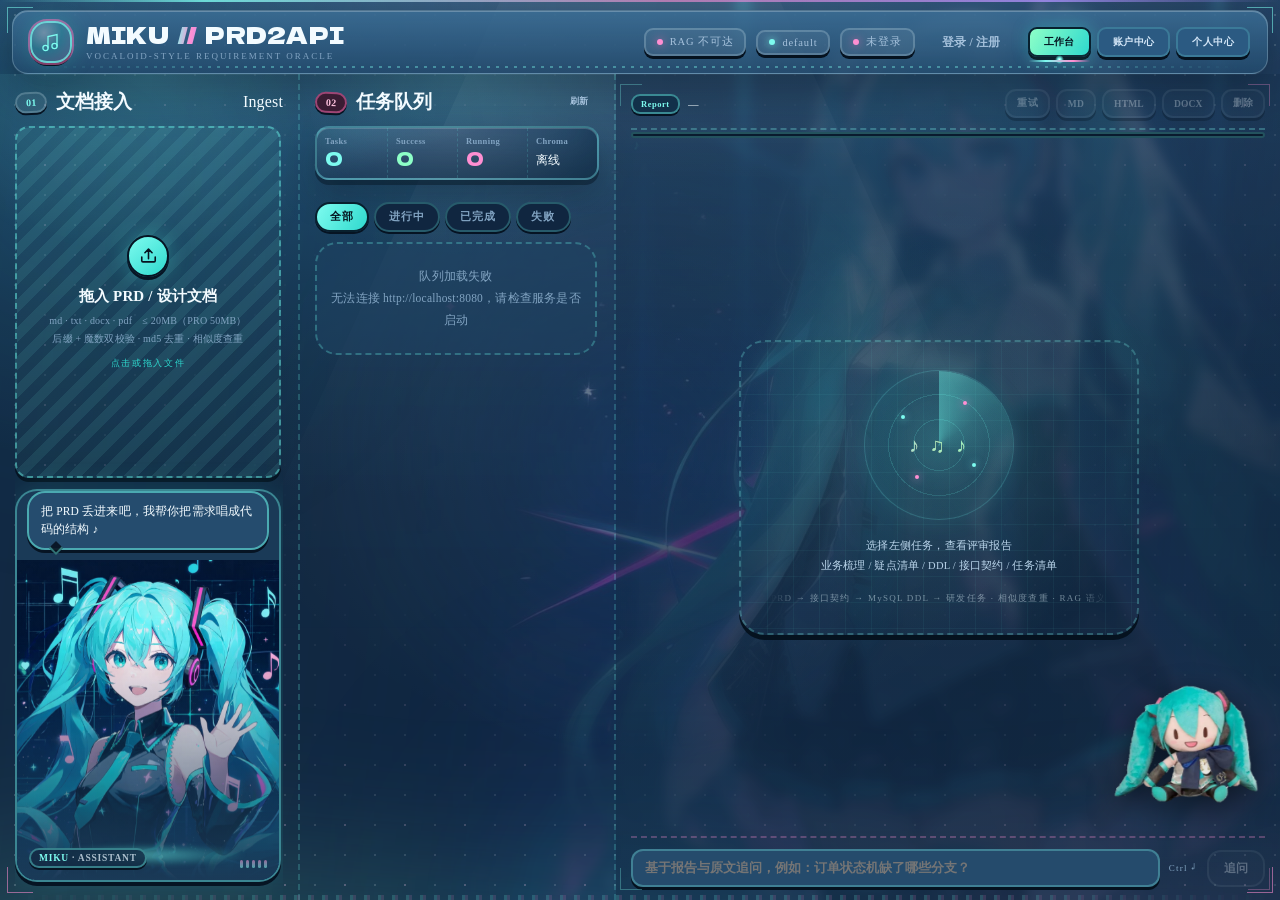
<file: frontend/index.html>
<!doctype html>
<html lang="zh-CN">
<head>
<meta charset="utf-8">
<meta name="viewport" content="width=device-width, initial-scale=1">
<title>MIKU // PRD2API · 需求解析终端</title>
<link rel="preconnect" href="https://fonts.googleapis.com">
<link rel="preconnect" href="https://fonts.gstatic.com" crossorigin>
<link href="https://fonts.googleapis.com/css2?family=Dela+Gothic+One&family=M+PLUS+Rounded+1c:wght@400;700;800&family=JetBrains+Mono:wght@400;600&family=Noto+Sans+SC:wght@300;400;500;700&display=swap" rel="stylesheet">
<link rel="stylesheet" href="assets/app.css">
</head>
<body data-page="workspace">
<div class="aurora"><i></i><i></i><i></i></div>
<canvas id="stars"></canvas>
<div class="grid"></div>
<div class="scan"></div>
<div class="miku-bg" aria-hidden="true">
  <img class="miku-bg-art" src="assets/miku-bg.jpg" alt="" draggable="false">
  <img class="miku-bg-spot" src="assets/miku-bg.jpg" alt="" draggable="false">
</div>

<div class="shell">
  <header class="topbar">
    <div class="brand">
      <div class="logo">
        <svg viewBox="0 0 24 24" fill="none" stroke="currentColor" stroke-width="1.3" aria-hidden="true">
          <path d="M9 18V6.5l9-2V16" stroke-linecap="round"/>
          <circle cx="6.5" cy="18" r="2.6"/><circle cx="15.5" cy="16" r="2.6"/>
        </svg>
      </div>
      <div>
        <h1>MIKU <em>//</em> PRD2API</h1>
        <p class="sub">Vocaloid-Style Requirement Oracle</p>
      </div>
    </div>
    <div class="topbar-right">
      <span class="chip" id="ragChip"><span class="dot" id="ragDot"></span><span id="ragText">RAG —</span></span>
      <span class="chip"><span class="dot on"></span><span id="tenantText">default</span></span>
      <span class="chip" id="userChip"><span class="dot" id="userDot"></span><span id="userText">未登录</span></span>
      <button class="btn ghost" id="authToggle">登录 / 注册</button>
      <nav class="nav">
        <a href="index.html" class="active">工作台</a>
        <a href="account.html">账户中心</a>
        <a href="profile.html">个人中心</a>
        <a href="knowledge.html">知识库</a>
        <a href="settings.html">接入设置</a>
      </nav>
    </div>
  </header>

  <main class="workspace">
    <section class="pane">
      <div class="pane-head">
        <div class="pane-title"><span class="idx">01</span><h2>文档接入</h2></div>
        <span class="sub">Ingest</span>
      </div>
      <div class="pane-body">
        <div class="dropzone" id="dropzone">
          <div class="sweep"></div>
          <div class="dz-icon">
            <svg viewBox="0 0 24 24" fill="none" stroke="currentColor" stroke-width="2" stroke-linecap="round" stroke-linejoin="round">
              <path d="M12 16V4m0 0L7.5 8.5M12 4l4.5 4.5"/><path d="M3.5 14v4.5A1.5 1.5 0 005 20h14a1.5 1.5 0 001.5-1.5V14"/>
            </svg>
          </div>
          <div class="dz-title">拖入 PRD / 设计文档</div>
          <div class="dz-hint">md · txt · docx · pdf　≤ 20MB（PRO 50MB）<br>后缀 + 魔数双校验 · md5 去重 · 相似度查重</div>
          <div class="dz-meta" id="dzMeta">点击或拖入文件</div>
          <input type="file" id="fileInput" accept=".md,.txt,.docx,.pdf" hidden>
        </div>

        <div class="upload-result" id="uploadResult">
          <div class="ur-name" id="urName">—</div>
          <div class="ur-meta" id="urMeta">—</div>
          <div class="ur-actions"><button class="btn solid" id="btnCreateTask" style="flex:1;border-radius:999px">开始解析 ♪</button></div>
        </div>

        <div class="mascot" id="mascot">
          <div class="speech" id="speech">把 PRD 丢进来吧，我帮你把需求唱成代码的结构 ♪</div>
          <div class="mascot-art">
            <img class="hero-art" src="assets/mascot.jpg" alt="虚拟歌姬初音未来">
            <div class="eq" id="eq"><i></i><i></i><i></i><i></i><i></i></div>
            <div class="mascot-name"><b>MIKU</b> · ASSISTANT</div>
          </div>
        </div>
      </div>
    </section>

    <section class="pane">
      <div class="pane-head">
        <div class="pane-title"><span class="idx">02</span><h2>任务队列</h2></div>
        <button class="btn ghost" id="btnRefresh" style="padding:5px 9px;font-size:8.5px">刷新</button>
      </div>
      <div class="stat-strip">
        <div class="stat"><div class="k">Tasks</div><div class="v aqua" id="statTasks">0</div></div>
        <div class="stat"><div class="k">Success</div><div class="v aqua" id="statOk">0</div></div>
        <div class="stat"><div class="k">Running</div><div class="v pink" id="statRun">0</div></div>
        <div class="stat"><div class="k">Chroma</div><div class="v mid" id="statChroma">—</div></div>
      </div>
      <div class="filter-row" id="filterRow">
        <button class="filter active" data-status="">全部</button>
        <button class="filter" data-status="PROCESS">进行中</button>
        <button class="filter" data-status="SUCCESS">已完成</button>
        <button class="filter" data-status="FAIL">失败</button>
      </div>
      <div class="queue" id="queue">
        <div class="empty">还没有任务<br>把文档交给 MIKU 吧 ♪</div>
      </div>
    </section>

    <section class="pane pane-report">
      <div class="report-head">
        <div class="report-id">
          <span class="tag">Report</span>
          <code id="reportId">—</code>
          <span class="pill INIT" id="reportStatus" style="display:none"></span>
        </div>
        <div class="report-actions">
          <button class="btn" id="btnRetry" disabled>重试</button>
          <button class="btn" id="btnExportMd" disabled>MD</button>
          <button class="btn" id="btnExportHtml" disabled>HTML</button>
          <button class="btn" id="btnExportDocx" disabled>DOCX</button>
          <button class="btn danger" id="btnDelete" disabled>删除</button>
        </div>
      </div>
      <div class="scroll-progress"><i id="scrollBar"></i></div>

      <div class="report-layout">
        <div class="report-body" id="reportBody">
          <div class="report-empty">
            <div class="glyph">♪ ♫ ♪</div>
            <p>选择左侧任务，查看评审报告<br>业务梳理 / 疑点清单 / DDL / 接口契约 / 任务清单</p>
            <div class="ticker" aria-hidden="true">
              <div class="ticker-in">
                <span>PRD → 接口契约 → MySQL DDL → 研发任务 · 相似度查重 · RAG 语义检索 · 租户隔离 · 四阶段流水线</span>
                <span>PRD → 接口契约 → MySQL DDL → 研发任务 · 相似度查重 · RAG 语义检索 · 租户隔离 · 四阶段流水线</span>
              </div>
            </div>
          </div>
        </div>
        <aside class="toc" id="toc"></aside>
      </div>

      <div class="chat">
        <input id="chatInput" placeholder="基于报告与原文追问，例如：订单状态机缺了哪些分支？" disabled>
        <span class="hint">Ctrl ↵</span>
        <button class="btn" id="btnChat" disabled>追问</button>
      </div>
    </section>
  </main>
</div>

<div class="fufu" id="fufu" role="button" tabindex="0" aria-label="初音未来玩偶，可拖动；单击打开问答面板，双击归位">
  <div class="fufu-bubble" id="fufuBubble"></div>
  <img class="fufu-img" src="assets/fufu.png" alt="初音未来 fufu 毛绒玩偶" draggable="false">
</div>

<div class="fufu-chat" id="fufuChat" role="dialog" aria-label="MIKU 助手对话框" aria-hidden="true">
  <div class="fc-head">
    <div class="fc-avatar"><img src="assets/fufu.png" alt=""></div>
    <div class="fc-title">
      <b>MIKU 助手</b>
      <span><i class="fc-dot"></i>ONLINE · PRD2API AGENT</span>
    </div>
    <button class="fc-close" id="fcClose" type="button" aria-label="收起对话框">✕</button>
  </div>
  <div class="fc-body" id="fcBody" aria-live="polite"></div>
  <div class="fc-tips" id="fcTips">
    <button class="fc-tip" type="button">平台能做什么</button>
    <button class="fc-tip" type="button">支持哪些格式</button>
    <button class="fc-tip" type="button">任务进度</button>
    <button class="fc-tip" type="button">我的额度</button>
  </div>
  <div class="fc-input">
    <input id="fcInput" maxlength="120" placeholder="问我平台、流程，或让我帮你操作…" autocomplete="off">
    <button class="btn solid" id="fcSend" type="button">发送</button>
  </div>
</div>

<div class="toasts" id="toasts"></div>

<script src="assets/app.js" defer></script>
</body>
</html>
</file>
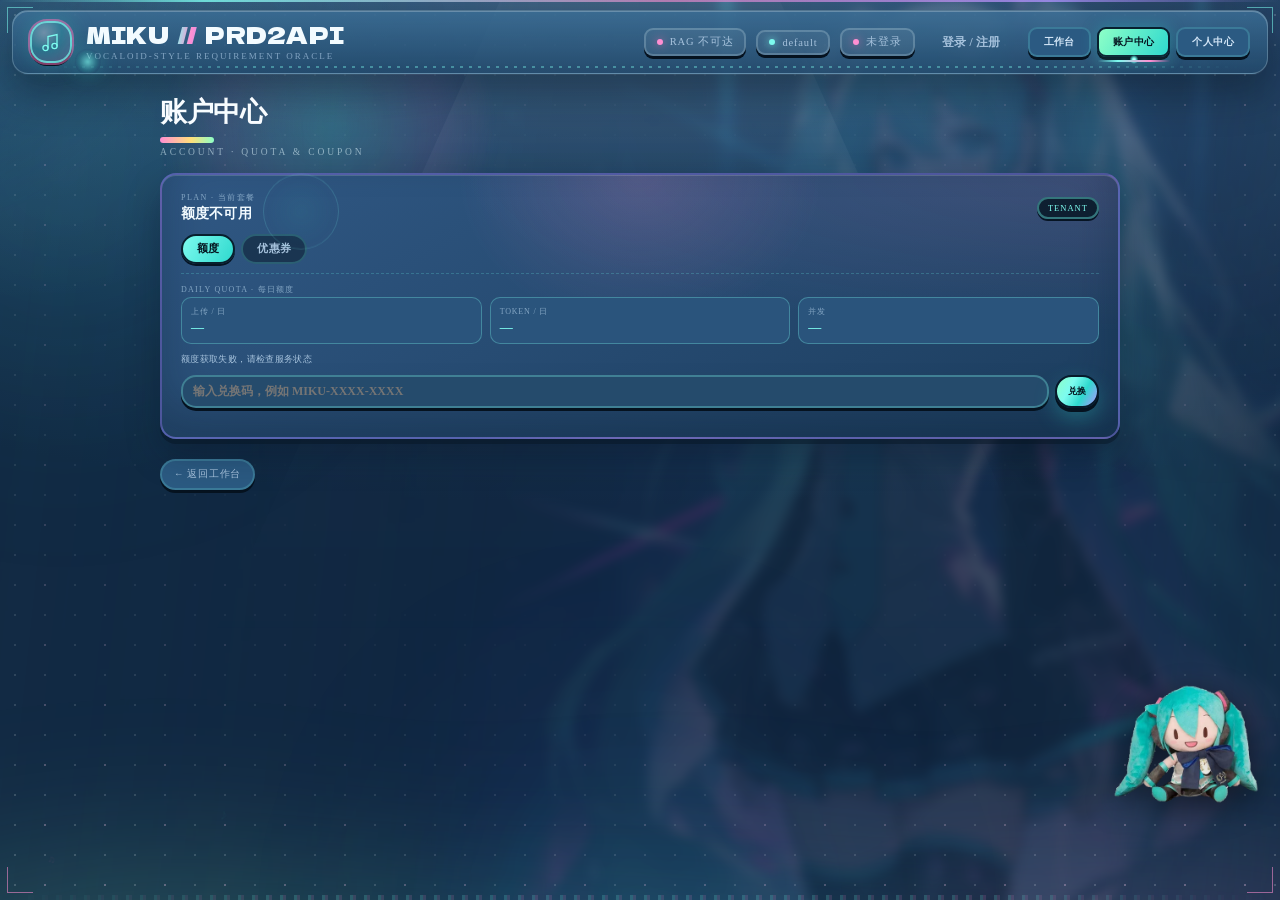
<file: frontend/account.html>
<!doctype html>
<html lang="zh-CN">
<head>
<meta charset="utf-8">
<meta name="viewport" content="width=device-width, initial-scale=1">
<title>MIKU // PRD2API · 账户中心</title>
<link rel="preconnect" href="https://fonts.googleapis.com">
<link rel="preconnect" href="https://fonts.gstatic.com" crossorigin>
<link href="https://fonts.googleapis.com/css2?family=Dela+Gothic+One&family=M+PLUS+Rounded+1c:wght@400;700;800&family=JetBrains+Mono:wght@400;600&family=Noto+Sans+SC:wght@300;400;500;700&display=swap" rel="stylesheet">
<link rel="stylesheet" href="assets/app.css">
</head>
<body data-page="account">
<div class="aurora"><i></i><i></i><i></i></div>
<canvas id="stars"></canvas>
<div class="grid"></div>
<div class="scan"></div>
<div class="miku-bg" aria-hidden="true">
  <img class="miku-bg-art" src="assets/miku-bg.jpg" alt="" draggable="false">
  <img class="miku-bg-spot" src="assets/miku-bg.jpg" alt="" draggable="false">
</div>

<div class="shell">
  <header class="topbar">
    <div class="brand">
      <div class="logo">
        <svg viewBox="0 0 24 24" fill="none" stroke="currentColor" stroke-width="1.3" aria-hidden="true">
          <path d="M9 18V6.5l9-2V16" stroke-linecap="round"/>
          <circle cx="6.5" cy="18" r="2.6"/><circle cx="15.5" cy="16" r="2.6"/>
        </svg>
      </div>
      <div>
        <h1>MIKU <em>//</em> PRD2API</h1>
        <p class="sub">Vocaloid-Style Requirement Oracle</p>
      </div>
    </div>
    <div class="topbar-right">
      <span class="chip" id="ragChip"><span class="dot" id="ragDot"></span><span id="ragText">RAG —</span></span>
      <span class="chip"><span class="dot on"></span><span id="tenantText">default</span></span>
      <span class="chip" id="userChip"><span class="dot" id="userDot"></span><span id="userText">未登录</span></span>
      <button class="btn ghost" id="authToggle">登录 / 注册</button>
      <nav class="nav">
        <a href="index.html">工作台</a>
        <a href="account.html" class="active">账户中心</a>
        <a href="profile.html">个人中心</a>
        <a href="knowledge.html">知识库</a>
        <a href="settings.html">接入设置</a>
      </nav>
    </div>
  </header>

  <main class="page-single">
    <div class="page-head">
      <h2>账户中心</h2>
      <p class="sub">Account · Quota &amp; Coupon</p>
    </div>

    <div class="acc-card acc-card--wide" id="vipCard">
      <div class="acc-top">
        <div>
          <div class="k">Plan · 当前套餐</div>
          <div class="vip-plan" id="vipPlan">—</div>
        </div>
        <span class="vip-badge" id="vipBadge">—</span>
      </div>

      <div class="acc-tabs" id="accTabs" role="tablist">
        <button class="acc-tab active" type="button" data-acc="quota" role="tab" aria-selected="true">额度</button>
        <button class="acc-tab" type="button" data-acc="coupon" role="tab" aria-selected="false">优惠券<span class="n" id="couponCount"></span></button>
      </div>

      <div class="acc-view" id="accQuota">
        <div class="acc-view-head"><span class="k">Daily Quota · 每日额度</span></div>
        <div class="vip-metrics">
          <div class="vip-metric"><div class="k">上传 / 日</div><div class="v" id="vipUpload">—</div></div>
          <div class="vip-metric"><div class="k">Token / 日</div><div class="v" id="vipToken">—</div></div>
          <div class="vip-metric"><div class="k">并发</div><div class="v" id="vipConcurrent">—</div></div>
        </div>
        <div class="vip-expire" id="vipExpire">—</div>
        <div class="vip-redeem">
          <input id="redeemInput" maxlength="32" placeholder="输入兑换码，例如 MIKU-XXXX-XXXX" autocomplete="off">
          <button class="btn solid" id="btnRedeem">兑换</button>
        </div>
      </div>

      <div class="acc-view" id="accCoupon" hidden>
        <div class="acc-view-head">
          <span class="k">Coupon · 优惠券</span>
          <div class="acc-acts">
            <button class="btn ghost" id="btnCouponRefresh" hidden>刷新</button>
            <button class="btn ghost" id="couponToggle" hidden>管理</button>
          </div>
        </div>
        <div class="coupon-sub">可领取</div>
        <div class="coupon-list" id="couponList">
          <div class="coupon-empty">登录后可领取限量优惠券</div>
        </div>
        <div class="coupon-sub">我的优惠券</div>
        <div class="coupon-mine" id="couponMine">
          <div class="coupon-empty">登录后查看我的优惠券</div>
        </div>

        <details class="admin-block" id="adminDrawer">
          <summary>管理员发券</summary>
          <div class="admin-form">
            <div class="admin-hint">库存由 Redis Lua 脚本原子扣减，超出总量或每人限领都会被直接拒绝；已领取的券下架后仍可使用。</div>
            <div class="field"><label>券名称</label><input id="cpName" maxlength="40" placeholder="例如 MIKU 体验券"></div>
            <div class="field"><label>套餐</label><select id="cpPlan"></select></div>
            <div class="field"><label>套餐天数</label><input id="cpDays" type="number" min="1" placeholder="30"></div>
            <div class="field"><label>发放总量</label><input id="cpStock" type="number" min="1" placeholder="100"></div>
            <div class="field"><label>每人限领</label><input id="cpPerUser" type="number" min="1" placeholder="1"></div>
            <div class="field"><label>领取截止(天)</label><input id="cpExpire" type="number" min="0" placeholder="30"></div>
            <div class="field"><label>券有效(天)</label><input id="cpValid" type="number" min="0" placeholder="30"></div>
            <button class="btn solid" id="btnCreateCoupon">发放</button>
          </div>
          <div class="admin-list" id="adminCouponList">
            <div class="admin-hint">尚未发放优惠券</div>
          </div>
        </details>
      </div>
    </div>

    <div class="page-foot"><a class="back" href="index.html">← 返回工作台</a></div>
  </main>
</div>

<div class="fufu" id="fufu" role="button" tabindex="0" aria-label="初音未来玩偶，可拖动；单击打开问答面板，双击归位">
  <div class="fufu-bubble" id="fufuBubble"></div>
  <img class="fufu-img" src="assets/fufu.png" alt="初音未来 fufu 毛绒玩偶" draggable="false">
</div>

<div class="fufu-chat" id="fufuChat" role="dialog" aria-label="MIKU 助手对话框" aria-hidden="true">
  <div class="fc-head">
    <div class="fc-avatar"><img src="assets/fufu.png" alt=""></div>
    <div class="fc-title">
      <b>MIKU 助手</b>
      <span><i class="fc-dot"></i>ONLINE · PRD2API AGENT</span>
    </div>
    <button class="fc-close" id="fcClose" type="button" aria-label="收起对话框">✕</button>
  </div>
  <div class="fc-body" id="fcBody" aria-live="polite"></div>
  <div class="fc-tips" id="fcTips">
    <button class="fc-tip" type="button">平台能做什么</button>
    <button class="fc-tip" type="button">支持哪些格式</button>
    <button class="fc-tip" type="button">任务进度</button>
    <button class="fc-tip" type="button">我的额度</button>
  </div>
  <div class="fc-input">
    <input id="fcInput" maxlength="120" placeholder="问我平台、流程，或让我帮你操作…" autocomplete="off">
    <button class="btn solid" id="fcSend" type="button">发送</button>
  </div>
</div>

<div class="toasts" id="toasts"></div>

<script src="assets/app.js" defer></script>
</body>
</html>
</file>
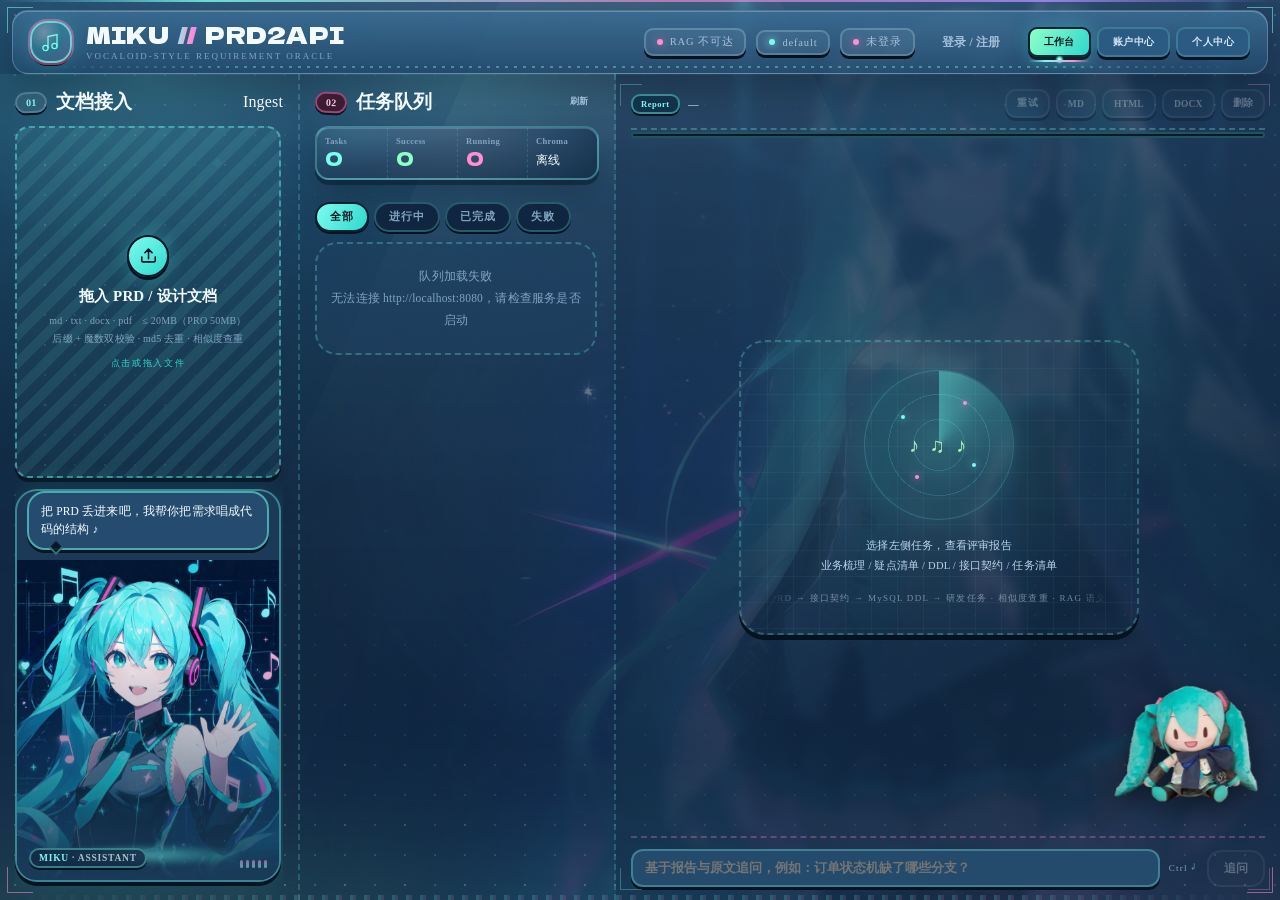
<file: frontend/knowledge.html>
<!doctype html>
<html lang="zh-CN">
<head>
<meta charset="utf-8">
<meta name="viewport" content="width=device-width, initial-scale=1">
<title>MIKU // PRD2API · 知识库</title>
<link rel="preconnect" href="https://fonts.googleapis.com">
<link rel="preconnect" href="https://fonts.gstatic.com" crossorigin>
<link href="https://fonts.googleapis.com/css2?family=Dela+Gothic+One&family=M+PLUS+Rounded+1c:wght@400;700;800&family=JetBrains+Mono:wght@400;600&family=Noto+Sans+SC:wght@300;400;500;700&display=swap" rel="stylesheet">
<link rel="stylesheet" href="assets/app.css">
</head>
<body data-page="knowledge">
<div class="aurora"><i></i><i></i><i></i></div>
<canvas id="stars"></canvas>
<div class="grid"></div>
<div class="scan"></div>
<div class="miku-bg" aria-hidden="true">
  <img class="miku-bg-art" src="assets/miku-bg.jpg" alt="" draggable="false">
  <img class="miku-bg-spot" src="assets/miku-bg.jpg" alt="" draggable="false">
</div>

<div class="shell">
  <header class="topbar">
    <div class="brand">
      <div class="logo">
        <svg viewBox="0 0 24 24" fill="none" stroke="currentColor" stroke-width="1.3" aria-hidden="true">
          <path d="M9 18V6.5l9-2V16" stroke-linecap="round"/>
          <circle cx="6.5" cy="18" r="2.6"/><circle cx="15.5" cy="16" r="2.6"/>
        </svg>
      </div>
      <div>
        <h1>MIKU <em>//</em> PRD2API</h1>
        <p class="sub">Vocaloid-Style Requirement Oracle</p>
      </div>
    </div>
    <div class="topbar-right">
      <span class="chip" id="ragChip"><span class="dot" id="ragDot"></span><span id="ragText">RAG —</span></span>
      <span class="chip"><span class="dot on"></span><span id="tenantText">default</span></span>
      <span class="chip" id="userChip"><span class="dot" id="userDot"></span><span id="userText">未登录</span></span>
      <button class="btn ghost" id="authToggle">登录 / 注册</button>
      <nav class="nav">
        <a href="index.html">工作台</a>
        <a href="account.html">账户中心</a>
        <a href="profile.html">个人中心</a>
        <a href="knowledge.html" class="active">知识库</a>
        <a href="settings.html">接入设置</a>
      </nav>
    </div>
  </header>

  <main class="page-single">
    <div class="page-head">
      <h2>知识库</h2>
      <p class="sub">Knowledge · Offline Documents</p>
    </div>

    <section class="kb-stats" id="kbStats">
      <div class="kb-stat"><div class="k">Documents</div><div class="v" id="kbStatTotal">—</div></div>
      <div class="kb-stat"><div class="k">Completed</div><div class="v aqua" id="kbStatDone">—</div></div>
      <div class="kb-stat"><div class="k">Processing</div><div class="v pink" id="kbStatRunning">—</div></div>
      <div class="kb-stat"><div class="k">Failed</div><div class="v danger" id="kbStatFail">—</div></div>
      <div class="kb-stat"><div class="k">Chunks</div><div class="v" id="kbStatChunks">—</div></div>
      <div class="kb-stat"><div class="k">Vector</div><div class="v mid" id="kbStatVector">—</div></div>
    </section>

    <section class="panel">
      <div class="panel-title">离线文档上传</div>
      <div class="kb-upload">
        <div class="dropzone kb-dropzone" id="kbDropzone">
          <div class="sweep"></div>
          <div class="dz-icon">
            <svg viewBox="0 0 24 24" fill="none" stroke="currentColor" stroke-width="2" stroke-linecap="round" stroke-linejoin="round">
              <path d="M12 16V4m0 0L7.5 8.5M12 4l4.5 4.5"/><path d="M3.5 14v4.5A1.5 1.5 0 005 20h14a1.5 1.5 0 001.5-1.5V14"/>
            </svg>
          </div>
          <div class="dz-title">拖入知识文档</div>
          <div class="dz-hint">md · txt · docx · pdf　≤ 20MB<br>后缀 + 魔数校验 · md5 去重 · 入库后自动解析切分</div>
          <div class="dz-meta" id="kbDzMeta">点击或拖入文件</div>
          <input type="file" id="kbFileInput" accept=".md,.txt,.docx,.pdf" hidden>
        </div>
        <div class="kb-upload-side">
          <div class="field">
            <label for="kbStrategy">切分策略</label>
            <select id="kbStrategy">
              <option value="">跟随全局配置</option>
              <option value="semantic">semantic · 语义分块</option>
              <option value="fixed">fixed · 固定长度</option>
            </select>
          </div>
          <button class="btn solid" id="kbPick" type="button">选择文件上传</button>
          <div class="panel-hint">上传后按 PENDING → 解析 → 切分 → 向量化 异步流水线处理，列表状态会自动刷新；索引完成后 MIKU 助手即可检索到这份文档。</div>
        </div>
      </div>
      <div class="upload-result kb-upload-result" id="kbUploadResult">
        <div class="ur-name" id="kbUrName">—</div>
        <div class="ur-meta" id="kbUrMeta">—</div>
      </div>
    </section>

    <section class="panel">
      <div class="panel-title">文档列表<span class="kb-count" id="kbCount">—</span></div>
      <div class="kb-toolbar">
        <input id="kbKeyword" placeholder="按文件名搜索…" autocomplete="off">
        <select id="kbStatusFilter">
          <option value="">全部状态</option>
          <option value="PENDING">PENDING · 排队中</option>
          <option value="PARSING">PARSING · 解析中</option>
          <option value="CHUNKING">CHUNKING · 切分中</option>
          <option value="EMBEDDING">EMBEDDING · 向量化</option>
          <option value="COMPLETED">COMPLETED · 已完成</option>
          <option value="FAILED">FAILED · 失败</option>
        </select>
        <button class="btn" id="kbRefresh" type="button">刷新</button>
      </div>
      <div class="kb-table-wrap">
        <table class="kb-table">
          <thead>
            <tr>
              <th>文档</th>
              <th>策略</th>
              <th>大小</th>
              <th>分段</th>
              <th>状态</th>
              <th>索引</th>
              <th>上传人</th>
              <th>时间</th>
              <th>操作</th>
            </tr>
          </thead>
          <tbody id="kbDocs">
            <tr><td colspan="9"><div class="kb-empty">正在读取知识库…</div></td></tr>
          </tbody>
        </table>
      </div>
      <div class="kb-pager">
        <button class="btn ghost" id="kbPrev" type="button">← 上一页</button>
        <span id="kbPageInfo">—</span>
        <button class="btn ghost" id="kbNext" type="button">下一页 →</button>
      </div>
      <div class="panel-hint">同租户内所有成员都可检索与预览；停用、重建、删除仅限上传人本人或管理员。停用会同步移除向量索引，重新启用时缺失的索引会自动重建。</div>
    </section>

    <section class="panel">
      <div class="panel-title">检索测试</div>
      <div class="kb-search-row">
        <input id="kbQuery" placeholder="输入一句需求描述，验证召回效果…" maxlength="500" autocomplete="off">
        <select id="kbTopK">
          <option value="4">Top 4</option>
          <option value="8">Top 8</option>
          <option value="12">Top 12</option>
          <option value="20">Top 20</option>
        </select>
        <button class="btn solid" id="kbSearchBtn" type="button">检索</button>
      </div>
      <div class="kb-results" id="kbSearchResults">
        <div class="kb-empty">与 Agent 使用同一检索链路：平台内置语料 + 本租户上传文档，合并排序后返回。</div>
      </div>
    </section>

    <div class="page-foot"><a class="back" href="index.html">← 返回工作台</a></div>
  </main>
</div>

<div class="kb-modal" id="kbChunkModal" aria-hidden="true">
  <div class="kb-modal-card" role="dialog" aria-label="分段预览">
    <div class="kb-modal-head">
      <div>
        <b id="kbChunkTitle">分段预览</b>
        <span id="kbChunkMeta">—</span>
      </div>
      <button class="btn ghost" id="kbChunkClose" type="button" aria-label="关闭">✕</button>
    </div>
    <div class="kb-chunk-list" id="kbChunkList">
      <div class="kb-empty">正在读取分段…</div>
    </div>
    <div class="kb-pager">
      <button class="btn ghost" id="kbChunkPrev" type="button">← 上一页</button>
      <span id="kbChunkPageInfo">—</span>
      <button class="btn ghost" id="kbChunkNext" type="button">下一页 →</button>
    </div>
  </div>
</div>

<div class="fufu" id="fufu" role="button" tabindex="0" aria-label="初音未来玩偶，可拖动；单击打开问答面板，双击归位">
  <div class="fufu-bubble" id="fufuBubble"></div>
  <img class="fufu-img" src="assets/fufu.png" alt="初音未来 fufu 毛绒玩偶" draggable="false">
</div>

<div class="fufu-chat" id="fufuChat" role="dialog" aria-label="MIKU 助手对话框" aria-hidden="true">
  <div class="fc-head">
    <div class="fc-avatar"><img src="assets/fufu.png" alt=""></div>
    <div class="fc-title">
      <b>MIKU 助手</b>
      <span><i class="fc-dot"></i>ONLINE · PRD2API AGENT</span>
    </div>
    <button class="fc-close" id="fcClose" type="button" aria-label="收起对话框">✕</button>
  </div>
  <div class="fc-body" id="fcBody" aria-live="polite"></div>
  <div class="fc-tips" id="fcTips">
    <button class="fc-tip" type="button">平台能做什么</button>
    <button class="fc-tip" type="button">支持哪些格式</button>
    <button class="fc-tip" type="button">任务进度</button>
    <button class="fc-tip" type="button">我的额度</button>
  </div>
  <div class="fc-input">
    <input id="fcInput" maxlength="120" placeholder="问我平台、流程，或让我帮你操作…" autocomplete="off">
    <button class="btn solid" id="fcSend" type="button">发送</button>
  </div>
</div>

<div class="toasts" id="toasts"></div>

<script src="assets/app.js" defer></script>
</body>
</html>
</file>
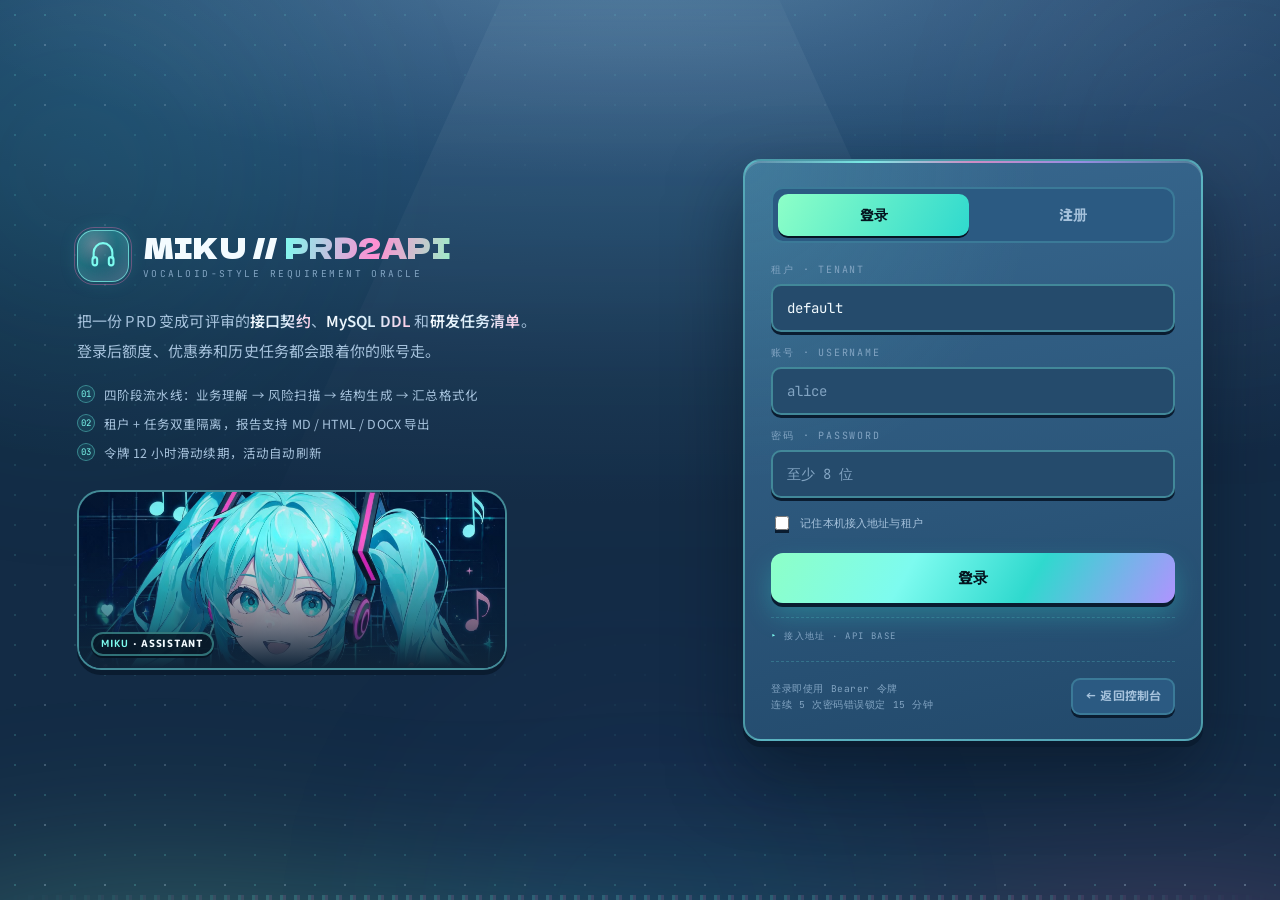
<file: frontend/login.html>
<!doctype html>
<html lang="zh-CN">
<head>
<meta charset="utf-8">
<meta name="viewport" content="width=device-width, initial-scale=1">
<title>MIKU // PRD2API · 登录</title>
<link rel="preconnect" href="https://fonts.googleapis.com">
<link rel="preconnect" href="https://fonts.gstatic.com" crossorigin>
<link href="https://fonts.googleapis.com/css2?family=Dela+Gothic+One&family=M+PLUS+Rounded+1c:wght@400;700;800&family=JetBrains+Mono:wght@400;600&family=Noto+Sans+SC:wght@300;400;500;700&display=swap" rel="stylesheet">
<style>
  :root{
    --void:#050A14; --deep:#0A1424;
    --cream:#E8F5FF; --dim:#93AEC9; --faint:#5C7A96;
    --aqua:#39C5BB; --aqua-lit:#6BF7EA; --pink:#FF6FB5; --violet:#9B7BFF;
    --line:rgba(107,247,234,.16); --line-strong:rgba(107,247,234,.34);
    --mono:"JetBrains Mono","Cascadia Mono",Consolas,monospace;
    --display:"M PLUS Rounded 1c","HarmonyOS Sans SC","PingFang SC","Microsoft YaHei",sans-serif;
    --body:"Noto Sans SC","HarmonyOS Sans SC","PingFang SC","Microsoft YaHei",sans-serif;
  }
  *{box-sizing:border-box}
  html,body{height:100%}
  body{
    margin:0; background:var(--void); color:var(--cream); font-family:var(--body);
    letter-spacing:.01em; -webkit-font-smoothing:antialiased; overflow:hidden;
  }

  /* 氛围层 */
  .aurora{position:fixed; inset:-20%; z-index:0; pointer-events:none; filter:blur(70px); opacity:.55}
  .aurora i{position:absolute; display:block; border-radius:50%; mix-blend-mode:screen; animation:float 18s ease-in-out infinite alternate}
  .aurora i:nth-child(1){width:46vw;height:46vw;left:2%;top:4%;background:radial-gradient(circle,rgba(57,197,187,.55),transparent 68%)}
  .aurora i:nth-child(2){width:36vw;height:36vw;right:2%;top:-6%;background:radial-gradient(circle,rgba(255,111,181,.32),transparent 66%);animation-delay:-6s}
  .aurora i:nth-child(3){width:42vw;height:42vw;left:42%;bottom:-18%;background:radial-gradient(circle,rgba(155,123,255,.26),transparent 68%);animation-delay:-11s}
  @keyframes float{0%{transform:translate3d(0,0,0) scale(1)}100%{transform:translate3d(4%,-6%,0) scale(1.15)}}
  .grid{
    position:fixed; inset:0; z-index:1; pointer-events:none; opacity:.5;
    background-image:linear-gradient(rgba(107,247,234,.05) 1px,transparent 1px),
      linear-gradient(90deg,rgba(107,247,234,.05) 1px,transparent 1px);
    background-size:64px 64px;
    mask-image:radial-gradient(circle at 50% 30%,#000 10%,transparent 80%);
  }
  .scan{
    position:fixed; left:0; top:0; right:0; height:120px; z-index:2; pointer-events:none;
    background:linear-gradient(180deg,transparent,rgba(107,247,234,.05),transparent);
    animation:scanDown 9s linear infinite; will-change:transform;
  }
  @keyframes scanDown{0%{transform:translate3d(0,-20vh,0)}100%{transform:translate3d(0,110vh,0)}}

  /* 布局 */
  .page{
    position:relative; z-index:3; height:100%;
    display:grid; grid-template-columns:minmax(0,1fr) minmax(0,460px);
    gap:56px; align-items:center; padding:0 6vw;
    max-width:1360px; margin:0 auto;
  }

  /* 左侧品牌区 */
  .brand-col{min-width:0; animation:rise .7s cubic-bezier(.2,.8,.2,1) both}
  @keyframes rise{from{opacity:0; transform:translateY(16px)}}
  .brand-mark{display:flex; align-items:center; gap:14px}
  .logo{
    position:relative; width:52px; height:52px; flex:none; display:grid; place-items:center; border-radius:16px;
    background:radial-gradient(circle at 30% 25%,rgba(107,247,234,.35),rgba(57,197,187,.12));
    border:1px solid var(--line-strong);
    box-shadow:0 0 22px rgba(57,197,187,.28) inset,0 0 18px rgba(57,197,187,.18);
  }
  .logo svg{width:28px; height:28px; color:var(--aqua-lit); animation:spin 12s linear infinite}
  @keyframes spin{to{transform:rotate(360deg)}}
  .logo::after{
    content:""; position:absolute; inset:-4px; border-radius:20px;
    border:1px solid rgba(255,111,181,.35); animation:pulseRing 2.8s ease-out infinite;
  }
  @keyframes pulseRing{0%{transform:scale(.92);opacity:.85}70%{transform:scale(1.12);opacity:0}100%{opacity:0}}
  .brand-mark h1{
    margin:0; font-family:var(--display); font-weight:800; font-size:30px; line-height:1;
    letter-spacing:-.01em; white-space:nowrap;
  }
  .brand-mark h1 em{
    font-style:normal;
    background:linear-gradient(100deg,var(--aqua-lit),var(--pink));
    -webkit-background-clip:text; background-clip:text; color:transparent;
  }
  .brand-mark .sub{
    margin:6px 0 0; font-family:var(--mono); font-size:9px; letter-spacing:.26em;
    text-transform:uppercase; color:var(--faint);
  }
  .brand-lead{margin:22px 0 0; max-width:430px; font-size:14px; line-height:1.9; color:var(--dim)}
  .brand-lead b{color:var(--cream); font-weight:600}
  .brand-points{list-style:none; margin:18px 0 0; padding:0; display:grid; gap:9px; max-width:430px}
  .brand-points li{display:flex; align-items:center; gap:9px; font-size:12px; color:var(--dim)}
  .brand-points li i{
    width:18px; height:18px; flex:none; border-radius:50%; display:grid; place-items:center;
    font-family:var(--mono); font-style:normal; font-size:9px; color:var(--aqua-lit);
    border:1px solid rgba(107,247,234,.4); background:rgba(57,197,187,.1);
  }
  .mascot-strip{
    margin-top:26px; position:relative; width:min(430px,100%); height:168px; border-radius:20px;
    overflow:hidden; border:2px solid rgba(107,247,234,.4); background:#0F2438;
    box-shadow:0 4px 0 #061423,0 0 28px rgba(57,197,187,.18);
  }
  .mascot-strip img{width:100%; height:100%; object-fit:cover; object-position:50% 18%; display:block}
  .mascot-strip::after{
    content:""; position:absolute; inset:0; pointer-events:none;
    background:linear-gradient(180deg,rgba(15,36,56,.1),rgba(15,36,56,0) 26%,rgba(15,36,56,.55) 74%,#0F2438 100%);
  }
  .mascot-strip .tag{
    position:absolute; left:12px; bottom:12px; z-index:2;
    font-family:var(--display); font-weight:800; font-size:9.5px; letter-spacing:.08em;
    padding:3px 8px; border-radius:10px; border:2px solid rgba(107,247,234,.4);
    background:rgba(8,24,38,.82); box-shadow:0 2px 0 #061423;
  }
  .mascot-strip .tag b{color:var(--aqua-lit)}

  /* 右侧登录卡 */
  .auth-col{min-width:0; animation:rise .7s .1s cubic-bezier(.2,.8,.2,1) both}
  .auth-card{
    position:relative; padding:24px 24px 22px; border-radius:22px;
    border:2px solid rgba(107,247,234,.4);
    background:linear-gradient(168deg,#122A44,#0A1828);
    box-shadow:0 5px 0 #061423,0 22px 60px rgba(0,0,0,.6),0 0 34px rgba(57,197,187,.14);
  }
  .auth-card::before{
    content:""; position:absolute; left:14px; right:14px; top:0; height:2px;
    background:linear-gradient(90deg,transparent,rgba(107,247,234,.8),rgba(255,111,181,.6),transparent);
    border-radius:2px;
  }
  .auth-tabs{display:flex; gap:8px; padding:4px; margin-bottom:18px; border-radius:14px; background:rgba(8,24,38,.7); border:1px solid var(--line)}
  .auth-tab{
    flex:1; padding:10px 8px; border-radius:11px; border:0; cursor:pointer; background:transparent;
    font-family:var(--display); font-weight:800; font-size:13px; color:var(--dim);
    transition:.18s;
  }
  .auth-tab:hover{color:var(--cream)}
  .auth-tab.active{
    color:#04141F; background:linear-gradient(120deg,var(--aqua-lit),var(--aqua));
    box-shadow:0 2px 0 #061423;
  }
  .auth-tab:focus-visible{outline:2px solid var(--aqua-lit); outline-offset:2px}

  .fields{display:grid; gap:13px}
  .field{display:flex; flex-direction:column; gap:6px}
  .field[hidden]{display:none}
  .field label{
    font-family:var(--mono); font-size:9px; letter-spacing:.18em; text-transform:uppercase; color:var(--faint);
  }
  .field label b{color:var(--pink); font-weight:400}
  input{
    font-family:var(--mono); font-size:13px; color:var(--cream); width:100%;
    background:rgba(140,220,255,.06); border:1px solid var(--line); border-radius:11px;
    padding:12px 13px; outline:none; transition:.2s;
  }
  input::placeholder{color:var(--faint)}
  input:focus{border-color:var(--aqua); background:rgba(57,197,187,.1); box-shadow:0 0 0 3px rgba(57,197,187,.12)}

  .check{display:flex; align-items:center; gap:8px; margin-top:13px; font-family:var(--mono); font-size:10px; color:var(--dim); cursor:pointer; user-select:none}
  .check input{width:14px; height:14px; flex:none; padding:0; accent-color:var(--aqua)}

  .submit{
    width:100%; margin-top:18px; padding:13px; border-radius:13px; cursor:pointer; border:0;
    font-family:var(--display); font-weight:800; font-size:14px; letter-spacing:.02em; color:#04141F;
    background:linear-gradient(120deg,var(--aqua-lit),var(--aqua) 55%,var(--violet));
    box-shadow:0 4px 0 #061423,0 10px 26px rgba(57,197,187,.32);
    transition:.16s cubic-bezier(.34,1.56,.64,1);
  }
  .submit:hover{filter:brightness(1.06); transform:translateY(-1px)}
  .submit:active{transform:translateY(1px); box-shadow:0 2px 0 #061423}
  .submit:disabled{opacity:.55; cursor:not-allowed; transform:none}

  .note{
    margin-top:14px; padding:10px 12px; border-radius:11px; font-size:11.5px; line-height:1.7;
    border:1px dashed rgba(107,247,234,.3); background:rgba(8,24,38,.55); color:var(--dim);
    display:none;
  }
  .note.show{display:block; animation:noteIn .24s ease both}
  .note.err{border-color:rgba(255,92,122,.5); color:#FFB3C1; background:rgba(60,16,26,.5)}
  .note.ok{border-color:rgba(107,247,234,.5); color:var(--aqua-lit); background:rgba(8,40,42,.5)}
  @keyframes noteIn{from{opacity:0; transform:translateY(-4px)}}

  .auth-foot{
    display:flex; align-items:center; justify-content:space-between; gap:12px;
    margin-top:16px; padding-top:14px; border-top:1px dashed rgba(107,247,234,.2);
  }
  .auth-foot .hint{font-family:var(--mono); font-size:9px; color:var(--faint); letter-spacing:.06em; line-height:1.6}
  .back{
    font-family:var(--display); font-weight:700; font-size:11px; color:var(--dim);
    text-decoration:none; padding:7px 11px; border-radius:10px; border:1px solid var(--line);
    background:rgba(140,220,255,.04); white-space:nowrap; transition:.18s;
  }
  .back:hover{color:var(--aqua-lit); border-color:var(--line-strong); box-shadow:0 0 16px rgba(57,197,187,.22)}

  /* 接入地址（折叠） */
  .api-base{margin-top:14px; border-top:1px dashed rgba(107,247,234,.18); padding-top:12px}
  .api-base summary{
    cursor:pointer; list-style:none; font-family:var(--mono); font-size:9px; letter-spacing:.16em;
    text-transform:uppercase; color:var(--faint); transition:.18s;
  }
  .api-base summary::-webkit-details-marker{display:none}
  .api-base summary:hover{color:var(--aqua-lit)}
  .api-base summary::before{content:"▸ "; color:var(--aqua-lit)}
  .api-base[open] summary::before{content:"▾ "}
  .api-base .fields{margin-top:11px}

  /* 已登录状态 */
  .session{display:none}
  .session.show{display:block}
  .session .who{
    display:flex; align-items:center; gap:12px; padding:14px; border-radius:14px;
    border:1px solid rgba(107,247,234,.3); background:rgba(8,24,38,.6);
  }
  .session .avatar{
    width:44px; height:44px; flex:none; border-radius:13px; overflow:hidden;
    border:2px solid rgba(107,247,234,.35); background:rgba(57,197,187,.12);
  }
  .session .avatar img{
    width:100%; height:100%; object-fit:cover; object-position:50% 42%;
    transform:scale(1.14); display:block;
  }
  .session .meta{min-width:0}
  .session .meta b{display:block; font-family:var(--display); font-size:14px; font-weight:800}
  .session .meta span{font-family:var(--mono); font-size:9px; color:var(--faint); letter-spacing:.08em}

  @media (max-width:980px){
    .page{grid-template-columns:minmax(0,1fr); gap:26px; padding:26px 20px; align-content:start; overflow-y:auto; height:auto; min-height:100%}
    .brand-col{order:2}
    .auth-col{order:1}
    .brand-lead,.brand-points{display:none}
    .mascot-strip{display:none}
    .brand-mark h1{font-size:24px}
    .brand-mark .sub{font-size:8px}
  }
  @media (prefers-reduced-motion:reduce){
    *{animation-duration:.001s !important; animation-iteration-count:1 !important; transition-duration:.001s !important}
  }

  /* ══════════ 糖果卡通层 v2：与主站一致 ══════════ */
  :root{
    --aqua:#2FD9CE; --aqua-lit:#7DFBEF; --pink:#FF8FD2; --violet:#B093FF;
    --lemon:#FFE07A; --mint:#8DFFC7; --cream:#F3FBFF; --dim:#A6C2DC; --faint:#82A4C2;
    --line:rgba(125,251,239,.2); --line-strong:rgba(125,251,239,.42);
  }
  /* 背景：与主站一致的夜空舞台（纵深底色 + 边缘糖点 + 舞台地光） */
  body{
    background:
      radial-gradient(92% 40% at 50% -6%, rgba(243,251,255,.16), transparent 64%),
      radial-gradient(115% 62% at 50% -6%, #35678F 0%, #2A557E 22%, #1F4566 52%, #173450 78%, #132B45 100%),
      #132B45;
  }
  .aurora{inset:0; filter:none; opacity:.32}
  .aurora i{filter:blur(120px); mix-blend-mode:normal}
  .aurora i:nth-child(1){width:52vw;height:52vw;left:-20%;top:-18%;background:radial-gradient(circle,rgba(47,217,206,.4),transparent 66%)}
  .aurora i:nth-child(2){width:44vw;height:44vw;right:-18%;top:-14%;background:radial-gradient(circle,rgba(255,143,210,.3),transparent 64%);animation-delay:-7s}
  .aurora i:nth-child(3){width:56vw;height:40vw;left:22%;bottom:-30%;background:radial-gradient(circle,rgba(122,104,255,.26),transparent 68%);animation-delay:-13s}
  .grid{
    opacity:1;
    background-image:
      radial-gradient(rgba(125,251,239,.2) 1.3px, transparent 1.5px),
      radial-gradient(rgba(255,143,210,.16) 1.2px, transparent 1.4px);
    background-size:30px 30px, 60px 60px;
    background-position:0 0, 15px 15px;
    mask-image:radial-gradient(ellipse 72% 64% at 50% 46%, transparent 36%, #000 100%);
    -webkit-mask-image:radial-gradient(ellipse 72% 64% at 50% 46%, transparent 36%, #000 100%);
  }
  .scan{display:none}
  body::before{
    content:""; position:fixed; left:-12%; right:-12%; bottom:-14vh; height:40vh; z-index:0;
    pointer-events:none; filter:blur(64px);
    background:
      radial-gradient(46% 92% at 20% 100%, rgba(141,255,199,.3), transparent 72%),
      radial-gradient(42% 88% at 52% 100%, rgba(47,217,206,.26), transparent 72%),
      radial-gradient(40% 86% at 84% 100%, rgba(255,143,210,.24), transparent 74%);
  }
  body::after{
    content:""; position:fixed; inset:0; z-index:0; pointer-events:none;
    background-image:repeating-radial-gradient(circle at 110% -10%,
      rgba(125,251,239,.07) 0 1px, transparent 1px 46px);
    mask-image:radial-gradient(circle 66vw at 110% -10%, #000 0%, rgba(0,0,0,.5) 46%, transparent 76%);
    -webkit-mask-image:radial-gradient(circle 66vw at 110% -10%, #000 0%, rgba(0,0,0,.5) 46%, transparent 76%);
  }
  .logo{
    border-radius:17px; border-color:rgba(125,251,239,.7);
    background:radial-gradient(circle at 32% 26%, rgba(255,255,255,.3), rgba(47,217,206,.22) 46%, rgba(255,143,210,.2));
  }
  .brand-mark h1 em{background-image:linear-gradient(100deg, var(--pink), var(--lemon))}
  .auth-card{
    border-radius:26px; border-color:rgba(125,251,239,.45);
    background:linear-gradient(168deg, #38688F, #22496B);
    box-shadow:inset 0 2px 0 rgba(255,255,255,.12), 0 6px 0 #0A1C30, 0 26px 60px rgba(6,18,32,.45);
  }
  .auth-tabs{border-radius:999px; border-width:2px; background:#2B5A82}
  .auth-tab{border-radius:999px; font-size:13px}
  .auth-tab.active{background:linear-gradient(120deg, var(--mint), var(--aqua))}
  input{border-radius:15px; border-width:2px; border-color:rgba(125,251,239,.34); background:#254B6C; box-shadow:0 3px 0 #0A1C30}
  input:focus{border-color:var(--aqua-lit); background:#254B6C; box-shadow:0 3px 0 #0A1C30, 0 0 0 4px rgba(255,143,210,.16)}
  .submit{
    border-radius:16px;
    background:linear-gradient(120deg, var(--mint), var(--aqua-lit) 34%, var(--aqua) 64%, var(--violet));
    box-shadow:0 4px 0 #0A1C30, 0 12px 26px rgba(47,217,206,.3);
  }
  .submit:hover{transform:translateY(-2px) rotate(-.6deg)}
  .note{border-radius:14px; border-width:2px; background:rgba(37,76,110,.72)}
  .mascot-strip{border-radius:24px; border-width:2px; border-color:rgba(125,251,239,.42); background:#1A3A57; box-shadow:inset 0 2px 0 rgba(255,255,255,.08), 0 5px 0 #0A1C30}
  .mascot-strip .tag{border-radius:999px}
  .back{border-radius:999px; border-width:2px; background:#2B5A82; box-shadow:0 3px 0 #0A1C30}
  .session .who{border-radius:18px; border-width:2px; border-color:rgba(125,251,239,.34); background:#254B6C}
  .session .avatar{border-radius:14px; border-color:rgba(125,251,239,.45)}
  ::-webkit-scrollbar{width:10px; height:10px}
  ::-webkit-scrollbar-track{background:rgba(19,44,68,.5); border-radius:99px}
  ::-webkit-scrollbar-thumb{border:2px solid #102339; border-radius:99px; background:linear-gradient(180deg, var(--aqua), var(--violet))}

  /* ══════════ 可读性放宽 v6：与主站同一套字号/间距 ══════════ */
  .brand-mark h1{font-size:31px}
  .brand-mark .sub{font-size:9.5px}
  .brand-lead{margin-top:24px; font-size:15px; line-height:1.95; max-width:470px}
  .brand-points{margin-top:20px; gap:10px}
  .brand-points li{font-size:12.5px}
  .mascot-strip{margin-top:28px; height:180px}
  .auth-card{padding:26px 26px 24px}
  .auth-tabs{margin-bottom:20px; padding:5px}
  .auth-tab{padding:11px 8px; font-size:14px}
  .fields{gap:14px}
  .field{gap:7px}
  .field label{font-size:10px}
  input{font-size:14px; padding:13px 14px}
  .check{margin-top:15px; font-size:11px}
  .submit{margin-top:20px; padding:14px; font-size:15px}
  .note{margin-top:16px; padding:11px 13px; font-size:12px}
  .auth-foot{margin-top:18px; padding-top:16px}
  .auth-foot .hint{font-size:9.5px}
  .back{font-size:11.5px; padding:8px 12px}

  /* ══════════ 艺术层 v7：全息舞台（与主站同步） ══════════ */
  :root{ --jp:"Dela Gothic One","M PLUS Rounded 1c","PingFang SC","Microsoft YaHei",sans-serif; }
  .brand-mark h1{font-family:var(--jp); font-weight:400; font-size:28px; letter-spacing:.01em}
  body::after{
    background:linear-gradient(180deg, rgba(226,248,255,.5), rgba(226,248,255,.12) 44%, transparent 78%);
    clip-path:polygon(41% -6%, 59% -6%, 94% 104%, 6% 104%);
    opacity:.13; filter:blur(30px);
    mask-image:none; -webkit-mask-image:none;
  }
  .auth-card{
    background:
      radial-gradient(140% 120% at 0% 0%, rgba(125,251,239,.13), transparent 46%),
      linear-gradient(168deg, #38688F, #22496B);
    box-shadow:inset 0 2px 0 rgba(255,255,255,.18), 0 6px 0 #0A1C30, 0 30px 70px rgba(6,18,32,.5);
    animation:stageIn .8s cubic-bezier(.22,.9,.24,1) both;
  }
  @keyframes stageIn{
    from{opacity:0; transform:translateY(18px) scale(.985); filter:blur(5px)}
    to{opacity:1; transform:none; filter:blur(0)}
  }
  ::selection{background:rgba(255,143,210,.38); color:#fff}
  /* 舞台地板 LED 带（与主站一致） */
  .page::after{
    content:""; position:fixed; left:0; right:0; bottom:0; height:5px; z-index:2; pointer-events:none;
    background:repeating-linear-gradient(90deg,
      rgba(125,251,239,.8) 0 3px, rgba(255,143,210,.6) 3px 6px, transparent 6px 14px);
    opacity:.22;
    mask-image:linear-gradient(90deg, transparent, #000 22%, #000 78%, transparent);
    -webkit-mask-image:linear-gradient(90deg, transparent, #000 22%, #000 78%, transparent);
    animation:signalFlow 8s linear infinite;
  }
  @keyframes signalFlow{to{background-position:120px 0}}
  @media (prefers-reduced-motion:reduce){ .auth-card,.page::after{animation:none} }

  /* ══════════ 设计语言 v8：与主站同一套（Linear / Raycast / Stripe） ══════════ */
  .auth-card{border-radius:18px}
  .auth-tabs{border-radius:12px}
  .auth-tab{border-radius:10px}
  input{border-radius:10px}
  .back{border-radius:9px}
  .submit{border-radius:12px}
  .auth-card::before{
    background:linear-gradient(90deg, transparent, rgba(125,251,239,.85), rgba(255,143,210,.7), rgba(176,147,255,.7), transparent);
  }
  .brand-lead b{background-image:linear-gradient(96deg,#F8FCFF,#D6ECF9 55%,#FFCDE6); -webkit-background-clip:text; background-clip:text; color:transparent}
  :focus-visible{outline:2px solid rgba(125,251,239,.75); outline-offset:2px}

  /* 动态层 v9：品牌高光流动 */
  .brand-mark h1 em{
    background-image:linear-gradient(100deg, var(--aqua-lit), var(--pink), var(--mint), var(--aqua-lit), var(--pink));
    background-size:220% 100%; -webkit-background-clip:text; background-clip:text;
    animation:brandShine 9s linear infinite;
  }
  @keyframes brandShine{from{background-position:0% 50%} to{background-position:220% 50%}}
  @media (prefers-reduced-motion:reduce){ .brand-mark h1 em{animation:none} }
</style>
</head>
<body>
<div class="aurora"><i></i><i></i><i></i></div>
<div class="grid"></div>
<div class="scan"></div>

<main class="page">
  <section class="brand-col">
    <div class="brand-mark">
      <div class="logo">
        <svg viewBox="0 0 24 24" fill="none" stroke="currentColor" stroke-width="1.8" stroke-linecap="round">
          <path d="M4 14V9a8 8 0 0 1 16 0v5"/><rect x="3" y="13" width="4" height="7" rx="2"/><rect x="17" y="13" width="4" height="7" rx="2"/>
        </svg>
      </div>
      <div>
        <h1>MIKU // <em>PRD2API</em></h1>
        <p class="sub">Vocaloid-Style Requirement Oracle</p>
      </div>
    </div>
    <p class="brand-lead">把一份 PRD 变成可评审的<b>接口契约</b>、<b>MySQL DDL</b> 和<b>研发任务清单</b>。登录后额度、优惠券和历史任务都会跟着你的账号走。</p>
    <ul class="brand-points">
      <li><i>01</i>四阶段流水线：业务理解 → 风险扫描 → 结构生成 → 汇总格式化</li>
      <li><i>02</i>租户 + 任务双重隔离，报告支持 MD / HTML / DOCX 导出</li>
      <li><i>03</i>令牌 12 小时滑动续期，活动自动刷新</li>
    </ul>
    <div class="mascot-strip">
      <img src="assets/mascot.jpg" alt="虚拟歌姬初音未来">
      <span class="tag"><b>MIKU</b> · ASSISTANT</span>
    </div>
  </section>

  <section class="auth-col">
    <div class="auth-card">
      <div class="auth-tabs" role="tablist">
        <button class="auth-tab active" type="button" role="tab" aria-selected="true" data-mode="login">登录</button>
        <button class="auth-tab" type="button" role="tab" aria-selected="false" data-mode="register">注册</button>
      </div>

      <div class="session" id="session">
        <div class="who">
          <div class="avatar"><img src="assets/avatar.jpg" alt=""></div>
          <div class="meta">
            <b id="sessionName">已登录</b>
            <span id="sessionMeta">READY</span>
          </div>
        </div>
        <button class="submit" type="button" id="sessionEnter">进入控制台</button>
        <button class="back" type="button" id="sessionSwitch" style="width:100%;margin-top:10px;text-align:center">切换账号</button>
      </div>

      <form id="authForm" novalidate>
        <div class="fields">
          <div class="field">
            <label for="fTenant">租户 · Tenant</label>
            <input id="fTenant" name="tenant" placeholder="default" autocomplete="organization" spellcheck="false">
          </div>
          <div class="field">
            <label for="fUser">账号 · Username</label>
            <input id="fUser" name="username" placeholder="alice" autocomplete="username" spellcheck="false" required>
          </div>
          <div class="field">
            <label for="fPass">密码 · Password <b id="passHint"></b></label>
            <input id="fPass" name="password" type="password" placeholder="至少 8 位" autocomplete="current-password" required>
          </div>
          <div class="field" id="nameField" hidden>
            <label for="fName">昵称 · Display Name（可选）</label>
            <input id="fName" name="displayName" placeholder="留空使用账号" autocomplete="nickname">
          </div>
        </div>

        <label class="check">
          <input type="checkbox" id="remember">
          <span>记住本机接入地址与租户</span>
        </label>

        <button class="submit" type="submit" id="submitBtn">登录</button>
      </form>

      <div class="note" id="note" role="status" aria-live="polite"></div>

      <details class="api-base" id="apiBaseBox">
        <summary>接入地址 · API BASE</summary>
        <div class="fields">
          <div class="field">
            <label for="fBase">后端地址</label>
            <input id="fBase" placeholder="http://localhost:8080" spellcheck="false">
          </div>
        </div>
      </details>

      <div class="auth-foot">
        <span class="hint">登录即使用 Bearer 令牌<br>连续 5 次密码错误锁定 15 分钟</span>
        <a class="back" id="backLink" href="index.html">← 返回控制台</a>
      </div>
    </div>
  </section>
</main>

<script>
(() => {
  'use strict';

  const LS_KEY = 'prd2api.console.settings';
  const AUTH_KEY = 'prd2api.console.auth';

  const $ = (sel) => document.querySelector(sel);
  const settings = { base: 'http://localhost:8080', tenant: 'default', user: 'demo', role: 'USER' };

  let mode = 'login';
  let token = '';

  function loadSettings() {
    try {
      const raw = localStorage.getItem(LS_KEY);
      if (raw) Object.assign(settings, JSON.parse(raw));
    } catch (e) { /* 忽略损坏的本地配置 */ }
  }

  function saveSettings() {
    settings.base = ($('#fBase').value.trim() || 'http://localhost:8080').replace(/\/+$/, '');
    settings.tenant = $('#fTenant').value.trim() || 'default';
    try { localStorage.setItem(LS_KEY, JSON.stringify(settings)); } catch (e) { /* 隐私模式忽略 */ }
  }

  /** 只接受站内相对路径，避免 next 参数被拿来做跳转钓鱼 */
  function safeNext() {
    const raw = new URLSearchParams(location.search).get('next') || 'index.html';
    if (!/^[\w./-]+$/.test(raw) || raw.startsWith('//') || raw.includes('..')) return 'index.html';
    return raw;
  }

  function setNote(text, type) {
    const box = $('#note');
    box.textContent = text || '';
    box.className = 'note' + (text ? ' show ' + (type || '') : '');
  }

  function setMode(next) {
    mode = next;
    document.querySelectorAll('.auth-tab').forEach((b) => {
      const on = b.dataset.mode === mode;
      b.classList.toggle('active', on);
      b.setAttribute('aria-selected', on ? 'true' : 'false');
    });
    $('#nameField').hidden = mode !== 'register';
    $('#submitBtn').textContent = mode === 'register' ? '注册并登录' : '登录';
    $('#fPass').setAttribute('autocomplete', mode === 'register' ? 'new-password' : 'current-password');
    $('#passHint').textContent = mode === 'register' ? '至少 8 位' : '';
    setNote('');
  }

  async function api(path, opts = {}) {
    const headers = {};
    const body = opts.body ? (headers['Content-Type'] = 'application/json', JSON.stringify(opts.body)) : undefined;
    const ctrl = new AbortController();
    const timer = setTimeout(() => ctrl.abort(), 15000);
    try {
      const res = await fetch(settings.base + path, { method: opts.method || 'POST', headers, body, signal: ctrl.signal });
      const text = await res.text();
      let json;
      try { json = text ? JSON.parse(text) : {}; } catch (e) { throw new Error('响应不是合法 JSON（HTTP ' + res.status + '）'); }
      if (json.code !== 0) throw new Error(json.message || ('请求失败（HTTP ' + res.status + '）'));
      return json.data;
    } catch (e) {
      if (e.name === 'AbortError') throw new Error('请求超时，请检查后端是否启动');
      if (e instanceof TypeError) throw new Error('无法连接 ' + settings.base + '，请检查服务地址');
      throw e;
    } finally {
      clearTimeout(timer);
    }
  }

  function showSession(user) {
    $('#session').classList.add('show');
    $('#authForm').style.display = 'none';
    $('.auth-tabs').style.display = 'none';
    $('#sessionName').textContent = user.displayName || user.username;
    const bits = [user.role || 'USER', user.tenantId || settings.tenant];
    $('#sessionMeta').textContent = bits.join(' · ');
  }

  function hideSession() {
    $('#session').classList.remove('show');
    $('#authForm').style.display = '';
    $('.auth-tabs').style.display = '';
  }

  function storeAuth(data) {
    token = data.token;
    try { localStorage.setItem(AUTH_KEY, data.token); } catch (e) { /* 忽略 */ }
  }

  function enterConsole() {
    location.replace(safeNext());
  }

  async function submit() {
    const username = $('#fUser').value.trim();
    const password = $('#fPass').value;
    const tenantId = $('#fTenant').value.trim() || settings.tenant || 'default';
    if (!username || !password) { setNote('请填写账号与密码', 'err'); return; }
    if (mode === 'register' && password.length < 8) { setNote('注册密码至少 8 位', 'err'); return; }

    if ($('#remember').checked) saveSettings();

    const payload = { tenantId, username, password };
    if (mode === 'register') payload.displayName = $('#fName').value.trim() || undefined;

    const btn = $('#submitBtn');
    btn.disabled = true;
    btn.textContent = mode === 'register' ? '注册中…' : '登录中…';
    setNote('');
    try {
      const data = await api(mode === 'register' ? '/api/auth/register' : '/api/auth/login', { body: payload });
      if (!data || !data.token) throw new Error('服务端未返回令牌');
      storeAuth(data);
      setNote((mode === 'register' ? '注册成功，正在进入控制台…' : '欢迎回来，' + (data.user.displayName || data.user.username)), 'ok');
      setTimeout(enterConsole, 420);
    } catch (e) {
      setNote(e.message, 'err');
      btn.disabled = false;
      btn.textContent = mode === 'register' ? '注册并登录' : '登录';
    }
  }

  async function bootstrap() {
    loadSettings();
    $('#fBase').value = settings.base;
    $('#fTenant').value = settings.tenant;
    $('#backLink').href = safeNext();

    try { token = localStorage.getItem(AUTH_KEY) || ''; } catch (e) { token = ''; }
    if (token) {
      try {
        const res = await fetch(settings.base + '/api/auth/me', { headers: { Authorization: 'Bearer ' + token } });
        const json = await res.json();
        if (json.code === 0 && json.data) { showSession(json.data); return; }
      } catch (e) { /* 后端未起时仍允许改账号密码登录 */ }
      try { localStorage.removeItem(AUTH_KEY); } catch (e) { /* 忽略 */ }
      token = '';
    }
  }

  document.querySelectorAll('.auth-tab').forEach((b) => b.addEventListener('click', () => setMode(b.dataset.mode)));
  $('#authForm').addEventListener('submit', (e) => { e.preventDefault(); submit(); });
  $('#sessionEnter').addEventListener('click', enterConsole);
  $('#sessionSwitch').addEventListener('click', () => {
    try { localStorage.removeItem(AUTH_KEY); } catch (e) { /* 忽略 */ }
    token = '';
    hideSession();
    setNote('已退出本机登录状态，可以换个账号', 'ok');
  });
  $('#fBase').addEventListener('change', () => { if ($('#remember').checked) saveSettings(); });

  bootstrap();
})();
</script>
</body>
</html>
</file>
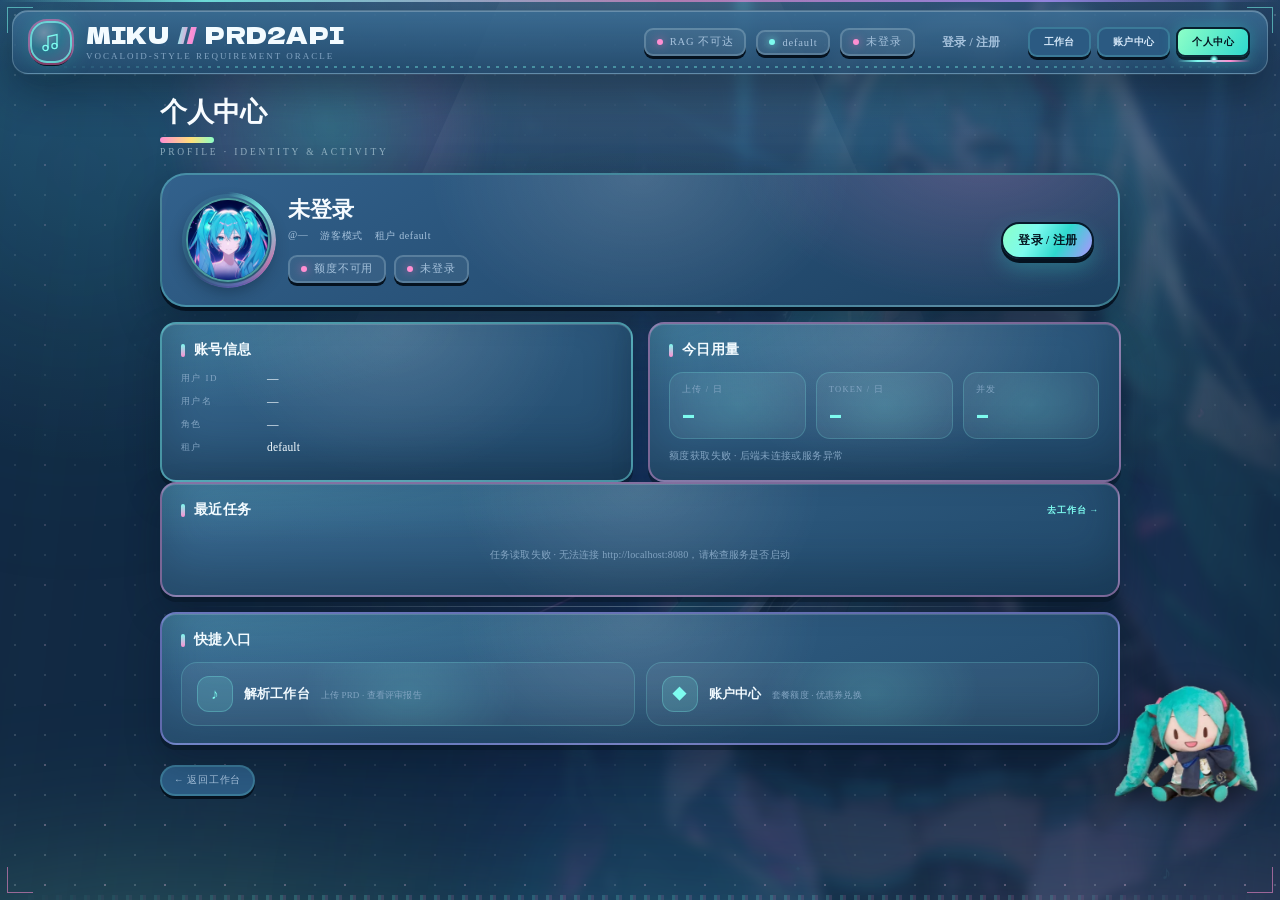
<file: frontend/profile.html>
<!doctype html>
<html lang="zh-CN">
<head>
<meta charset="utf-8">
<meta name="viewport" content="width=device-width, initial-scale=1">
<title>MIKU // PRD2API · 个人中心</title>
<link rel="preconnect" href="https://fonts.googleapis.com">
<link rel="preconnect" href="https://fonts.gstatic.com" crossorigin>
<link href="https://fonts.googleapis.com/css2?family=Dela+Gothic+One&family=M+PLUS+Rounded+1c:wght@400;700;800&family=JetBrains+Mono:wght@400;600&family=Noto+Sans+SC:wght@300;400;500;700&display=swap" rel="stylesheet">
<link rel="stylesheet" href="assets/app.css">
</head>
<body data-page="profile">
<div class="aurora"><i></i><i></i><i></i></div>
<canvas id="stars"></canvas>
<div class="grid"></div>
<div class="scan"></div>
<div class="miku-bg" aria-hidden="true">
  <img class="miku-bg-art" src="assets/miku-bg.jpg" alt="" draggable="false">
  <img class="miku-bg-spot" src="assets/miku-bg.jpg" alt="" draggable="false">
</div>

<div class="shell">
  <header class="topbar">
    <div class="brand">
      <div class="logo">
        <svg viewBox="0 0 24 24" fill="none" stroke="currentColor" stroke-width="1.3" aria-hidden="true">
          <path d="M9 18V6.5l9-2V16" stroke-linecap="round"/>
          <circle cx="6.5" cy="18" r="2.6"/><circle cx="15.5" cy="16" r="2.6"/>
        </svg>
      </div>
      <div>
        <h1>MIKU <em>//</em> PRD2API</h1>
        <p class="sub">Vocaloid-Style Requirement Oracle</p>
      </div>
    </div>
    <div class="topbar-right">
      <span class="chip" id="ragChip"><span class="dot" id="ragDot"></span><span id="ragText">RAG —</span></span>
      <span class="chip"><span class="dot on"></span><span id="tenantText">default</span></span>
      <span class="chip" id="userChip"><span class="dot" id="userDot"></span><span id="userText">未登录</span></span>
      <button class="btn ghost" id="authToggle">登录 / 注册</button>
      <nav class="nav">
        <a href="index.html">工作台</a>
        <a href="account.html">账户中心</a>
        <a href="profile.html" class="active">个人中心</a>
        <a href="knowledge.html">知识库</a>
        <a href="settings.html">接入设置</a>
      </nav>
    </div>
  </header>

  <main class="page-single">
    <div class="page-head">
      <h2>个人中心</h2>
      <p class="sub">Profile · Identity &amp; Activity</p>
    </div>

    <section class="profile-hero">
      <div class="pf-avatar-wrap">
        <span class="pf-ring" aria-hidden="true"></span>
        <div class="pf-avatar"><img src="assets/avatar.jpg" alt="MIKU 头像"></div>
      </div>
      <div class="pf-id">
        <div class="pf-name" id="pfName">未登录</div>
        <div class="pf-meta">
          <span id="pfHandle">@—</span>
          <span id="pfRole">—</span>
          <span id="pfTenantMeta">租户 —</span>
        </div>
        <div class="pf-chips">
          <span class="chip" id="pfPlanChip"><span class="dot" id="pfPlanDot"></span><span id="pfPlan">额度不可用</span></span>
          <span class="chip" id="pfStateChip"><span class="dot off"></span><span id="pfState">未登录</span></span>
        </div>
      </div>
      <div class="pf-actions">
        <button class="btn solid" id="pfAuth">登录 / 注册</button>
      </div>
    </section>

    <div class="pf-grid">
      <section class="panel pf-card">
        <h3>账号信息</h3>
        <dl class="pf-kv">
          <dt>用户 ID</dt><dd id="pfUid">—</dd>
          <dt>用户名</dt><dd id="pfUsername">—</dd>
          <dt>角色</dt><dd id="pfRoleText">—</dd>
          <dt>租户</dt><dd id="pfTenantText">—</dd>
        </dl>
      </section>

      <section class="panel pf-card">
        <h3>今日用量</h3>
        <div class="pf-metrics">
          <div class="pf-metric"><div class="k">上传 / 日</div><div class="v" id="pfUpload">—</div></div>
          <div class="pf-metric"><div class="k">Token / 日</div><div class="v" id="pfToken">—</div></div>
          <div class="pf-metric"><div class="k">并发</div><div class="v" id="pfConcurrent">—</div></div>
        </div>
        <div class="pf-foot" id="pfQuotaTip">—</div>
      </section>
    </div>

    <section class="panel pf-card">
      <h3>最近任务<span class="pf-more"><a href="index.html">去工作台 →</a></span></h3>
      <div id="pfTasks"><div class="pf-empty">正在读取任务…</div></div>
    </section>

    <section class="panel pf-card">
      <h3>快捷入口</h3>
      <div class="pf-links">
        <a class="pf-link" href="index.html"><i>♪</i><b>解析工作台</b><span>上传 PRD · 查看评审报告</span></a>
        <a class="pf-link" href="account.html"><i>◆</i><b>账户中心</b><span>套餐额度 · 优惠券兑换</span></a>
        <a class="pf-link" href="settings.html"><i>⚙</i><b>接入设置</b><span>服务地址 · 模型与分块</span></a>
      </div>
    </section>

    <div class="page-foot"><a class="back" href="index.html">← 返回工作台</a></div>
  </main>
</div>

<div class="fufu" id="fufu" role="button" tabindex="0" aria-label="初音未来玩偶，可拖动；单击打开问答面板，双击归位">
  <div class="fufu-bubble" id="fufuBubble"></div>
  <img class="fufu-img" src="assets/fufu.png" alt="初音未来 fufu 毛绒玩偶" draggable="false">
</div>

<div class="fufu-chat" id="fufuChat" role="dialog" aria-label="MIKU 助手对话框" aria-hidden="true">
  <div class="fc-head">
    <div class="fc-avatar"><img src="assets/fufu.png" alt=""></div>
    <div class="fc-title">
      <b>MIKU 助手</b>
      <span><i class="fc-dot"></i>ONLINE · PRD2API AGENT</span>
    </div>
    <button class="fc-close" id="fcClose" type="button" aria-label="收起对话框">✕</button>
  </div>
  <div class="fc-body" id="fcBody" aria-live="polite"></div>
  <div class="fc-tips" id="fcTips">
    <button class="fc-tip" type="button">平台能做什么</button>
    <button class="fc-tip" type="button">支持哪些格式</button>
    <button class="fc-tip" type="button">任务进度</button>
    <button class="fc-tip" type="button">我的额度</button>
  </div>
  <div class="fc-input">
    <input id="fcInput" maxlength="120" placeholder="问我平台、流程，或让我帮你操作…" autocomplete="off">
    <button class="btn solid" id="fcSend" type="button">发送</button>
  </div>
</div>

<div class="toasts" id="toasts"></div>

<script src="assets/app.js" defer></script>
</body>
</html>
</file>
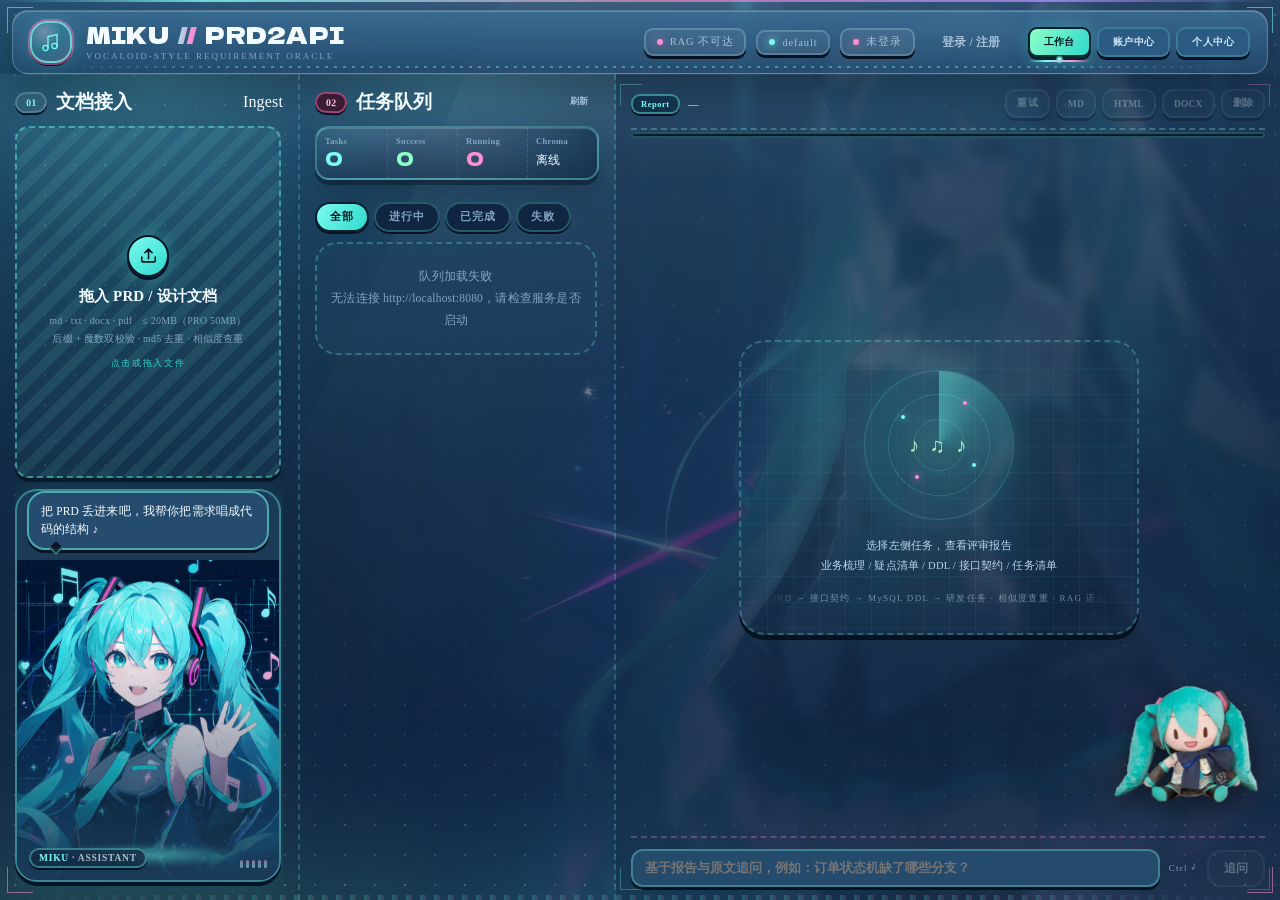
<file: frontend/settings.html>
<!doctype html>
<html lang="zh-CN">
<head>
<meta charset="utf-8">
<meta name="viewport" content="width=device-width, initial-scale=1">
<title>MIKU // PRD2API · 接入设置</title>
<link rel="preconnect" href="https://fonts.googleapis.com">
<link rel="preconnect" href="https://fonts.gstatic.com" crossorigin>
<link href="https://fonts.googleapis.com/css2?family=Dela+Gothic+One&family=M+PLUS+Rounded+1c:wght@400;700;800&family=JetBrains+Mono:wght@400;600&family=Noto+Sans+SC:wght@300;400;500;700&display=swap" rel="stylesheet">
<link rel="stylesheet" href="assets/app.css">
</head>
<body data-page="settings">
<div class="aurora"><i></i><i></i><i></i></div>
<canvas id="stars"></canvas>
<div class="grid"></div>
<div class="scan"></div>
<div class="miku-bg" aria-hidden="true">
  <img class="miku-bg-art" src="assets/miku-bg.jpg" alt="" draggable="false">
  <img class="miku-bg-spot" src="assets/miku-bg.jpg" alt="" draggable="false">
</div>

<div class="shell">
  <header class="topbar">
    <div class="brand">
      <div class="logo">
        <svg viewBox="0 0 24 24" fill="none" stroke="currentColor" stroke-width="1.3" aria-hidden="true">
          <path d="M9 18V6.5l9-2V16" stroke-linecap="round"/>
          <circle cx="6.5" cy="18" r="2.6"/><circle cx="15.5" cy="16" r="2.6"/>
        </svg>
      </div>
      <div>
        <h1>MIKU <em>//</em> PRD2API</h1>
        <p class="sub">Vocaloid-Style Requirement Oracle</p>
      </div>
    </div>
    <div class="topbar-right">
      <span class="chip" id="ragChip"><span class="dot" id="ragDot"></span><span id="ragText">RAG —</span></span>
      <span class="chip"><span class="dot on"></span><span id="tenantText">default</span></span>
      <span class="chip" id="userChip"><span class="dot" id="userDot"></span><span id="userText">未登录</span></span>
      <button class="btn ghost" id="authToggle">登录 / 注册</button>
      <nav class="nav">
        <a href="index.html">工作台</a>
        <a href="account.html">账户中心</a>
        <a href="profile.html">个人中心</a>
        <a href="knowledge.html">知识库</a>
        <a href="settings.html" class="active">接入设置</a>
      </nav>
    </div>
  </header>

  <main class="page-single">
    <div class="page-head">
      <h2>接入设置</h2>
      <p class="sub">Connection · Model</p>
    </div>

    <section class="panel">
      <div class="panel-title">服务连接</div>
      <div class="settings-grid">
        <div class="field">
          <label for="cfgBase">API Base</label>
          <input id="cfgBase" placeholder="http://localhost:8080" autocomplete="off">
        </div>
        <div class="field">
          <label for="cfgTenant">租户</label>
          <input id="cfgTenant" placeholder="default" autocomplete="off">
        </div>
        <div class="field">
          <label for="cfgUser">透传用户</label>
          <input id="cfgUser" placeholder="demo" autocomplete="off">
        </div>
        <div class="field">
          <label for="cfgRole">透传角色</label>
          <select id="cfgRole">
            <option value="USER">USER</option>
            <option value="ADMIN">ADMIN</option>
          </select>
        </div>
        <div class="field">
          <label>&nbsp;</label>
          <button class="btn solid" id="cfgSave">保存配置</button>
        </div>
      </div>
      <div class="panel-hint">未登录时以「租户 + 用户 + 角色」透传身份请求后端；登录后改用 Bearer 令牌，这里的透传字段不再生效。配置保存在本地浏览器。</div>
    </section>

    <section class="panel">
      <div class="panel-title">解析参数</div>
      <div class="settings-grid">
        <div class="field">
          <label for="cfgModel">模型</label>
          <select id="cfgModel">
            <option value="default">默认（跟随配置）</option>
            <option value="deepseek-chat">DeepSeek Chat</option>
            <option value="deepseek-reasoner">DeepSeek Reasoner</option>
            <option value="qwen-plus">Qwen Plus</option>
          </select>
        </div>
        <div class="field">
          <label for="cfgChunk">分块策略</label>
          <select id="cfgChunk">
            <option value="semantic">semantic · 语义分块</option>
            <option value="fixed">fixed · 固定长度</option>
          </select>
        </div>
      </div>
      <div class="panel-hint">模型与分块策略对新建任务生效，已生成的任务不受影响。</div>
    </section>

    <section class="panel">
      <div class="panel-title">RAG 状态</div>
      <div class="rag-line">
        <span class="dot"></span>
        <span id="ragDetail">正在探测向量服务…</span>
      </div>
      <div class="rag-actions">
        <button class="btn" id="btnRagRefresh">重新探测</button>
      </div>
      <div class="panel-hint">顶栏的 RAG 徽标与本页状态同步：ONLINE 表示 Chroma 可用，LOCAL 表示已降级为本地相似度检索。每个任务使用独立 collection，租户 + 任务双重隔离。</div>
    </section>

    <div class="page-foot"><a class="back" href="index.html">← 返回工作台</a></div>
  </main>
</div>

<div class="fufu" id="fufu" role="button" tabindex="0" aria-label="初音未来玩偶，可拖动；单击打开问答面板，双击归位">
  <div class="fufu-bubble" id="fufuBubble"></div>
  <img class="fufu-img" src="assets/fufu.png" alt="初音未来 fufu 毛绒玩偶" draggable="false">
</div>

<div class="fufu-chat" id="fufuChat" role="dialog" aria-label="MIKU 助手对话框" aria-hidden="true">
  <div class="fc-head">
    <div class="fc-avatar"><img src="assets/fufu.png" alt=""></div>
    <div class="fc-title">
      <b>MIKU 助手</b>
      <span><i class="fc-dot"></i>ONLINE · PRD2API AGENT</span>
    </div>
    <button class="fc-close" id="fcClose" type="button" aria-label="收起对话框">✕</button>
  </div>
  <div class="fc-body" id="fcBody" aria-live="polite"></div>
  <div class="fc-tips" id="fcTips">
    <button class="fc-tip" type="button">平台能做什么</button>
    <button class="fc-tip" type="button">支持哪些格式</button>
    <button class="fc-tip" type="button">任务进度</button>
    <button class="fc-tip" type="button">我的额度</button>
  </div>
  <div class="fc-input">
    <input id="fcInput" maxlength="120" placeholder="问我平台、流程，或让我帮你操作…" autocomplete="off">
    <button class="btn solid" id="fcSend" type="button">发送</button>
  </div>
</div>

<div class="toasts" id="toasts"></div>

<script src="assets/app.js" defer></script>
</body>
</html>
</file>
<file: frontend/assets/app.css>
﻿﻿﻿﻿  :root{
    --void:#050A14;
    --deep:#0A1424;
    --panel:rgba(140,220,255,.045);
    --glass:rgba(12,26,44,.55);
    --cream:#E8F5FF;
    --dim:#93AEC9;
    --faint:#5C7A96;
    --aqua:#39C5BB;
    --aqua-lit:#6BF7EA;
    --pink:#FF6FB5;
    --violet:#9B7BFF;
    --danger:#FF5C7A;
    --line:rgba(107,247,234,.16);
    --line-strong:rgba(107,247,234,.34);
    --mono:"JetBrains Mono","Cascadia Mono",Consolas,monospace;
    --display:"M PLUS Rounded 1c","HarmonyOS Sans SC","PingFang SC","Microsoft YaHei",sans-serif;
    --body:"Noto Sans SC","HarmonyOS Sans SC","PingFang SC","Microsoft YaHei",sans-serif;
  }

  *{box-sizing:border-box}
  html,body{height:100%}
  body{
    margin:0; background:var(--void); color:var(--cream);
    font-family:var(--body); letter-spacing:.01em;
    -webkit-font-smoothing:antialiased; overflow:hidden;
  }

  /* ── 氛围层：极光 / 星尘 / 网格 ───────────── */
  .aurora{position:fixed; inset:-20%; z-index:0; pointer-events:none; filter:blur(70px); opacity:.55}
  .aurora i{
    position:absolute; display:block; border-radius:50%; mix-blend-mode:screen;
    animation:float 18s ease-in-out infinite alternate;
  }
  .aurora i:nth-child(1){width:46vw;height:46vw;left:4%;top:6%;background:radial-gradient(circle,rgba(57,197,187,.55),transparent 68%)}
  .aurora i:nth-child(2){width:38vw;height:38vw;right:6%;top:-4%;background:radial-gradient(circle,rgba(255,111,181,.34),transparent 66%);animation-delay:-6s}
  .aurora i:nth-child(3){width:44vw;height:44vw;left:38%;bottom:-16%;background:radial-gradient(circle,rgba(155,123,255,.28),transparent 68%);animation-delay:-11s}
  @keyframes float{
    0%{transform:translate3d(0,0,0) scale(1)}
    100%{transform:translate3d(4%,-6%,0) scale(1.15)}
  }

  #stars{position:fixed; inset:0; z-index:1; pointer-events:none}

  .grid{
    position:fixed; inset:0; z-index:1; pointer-events:none; opacity:.5;
    background-image:
      linear-gradient(rgba(107,247,234,.05) 1px, transparent 1px),
      linear-gradient(90deg, rgba(107,247,234,.05) 1px, transparent 1px);
    background-size:64px 64px;
    mask-image:radial-gradient(circle at 50% 30%, #000 10%, transparent 80%);
  }
  .scan{
    position:fixed; left:0; top:0; right:0; height:120px; z-index:2; pointer-events:none;
    background:linear-gradient(180deg, transparent, rgba(107,247,234,.05), transparent);
    animation:scanDown 9s linear infinite; will-change:transform;
  }
  @keyframes scanDown{ 0%{transform:translate3d(0,-20vh,0)} 100%{transform:translate3d(0,110vh,0)} }

  .shell{position:relative; z-index:3; height:100%; display:flex; flex-direction:column}

  /* ── 顶栏 ───────────────────────────────── */
  .topbar{
    display:flex; align-items:center; justify-content:space-between; gap:20px;
    padding:14px 26px; border-bottom:1px solid var(--line);
    background:linear-gradient(180deg, rgba(8,18,32,.92), rgba(8,18,32,.4));
    backdrop-filter:blur(16px);
  }
  .brand{display:flex; align-items:center; gap:14px; min-width:0}
  .logo{
    position:relative; width:44px; height:44px; flex:none;
    display:grid; place-items:center; border-radius:14px;
    background:radial-gradient(circle at 30% 25%, rgba(107,247,234,.35), rgba(57,197,187,.12));
    border:1px solid var(--line-strong);
    box-shadow:0 0 22px rgba(57,197,187,.28) inset, 0 0 18px rgba(57,197,187,.18);
  }
  .logo svg{width:24px; height:24px; color:var(--aqua-lit); animation:spin 12s linear infinite}
  @keyframes spin{ to{ transform:rotate(360deg) } }
  .logo::after{
    content:""; position:absolute; inset:-4px; border-radius:18px;
    border:1px solid rgba(255,111,181,.35); animation:pulseRing 2.8s ease-out infinite;
  }
  @keyframes pulseRing{
    0%{transform:scale(.92); opacity:.85}
    70%{transform:scale(1.12); opacity:0}
    100%{opacity:0}
  }

  .brand h1{
    margin:0; font-family:var(--display); font-weight:800; font-size:25px; line-height:1;
    letter-spacing:-.01em; display:flex; align-items:baseline; gap:8px; white-space:nowrap;
  }
  .brand h1 em{
    font-style:normal;
    background:linear-gradient(100deg, var(--aqua-lit), var(--pink));
    -webkit-background-clip:text; background-clip:text; color:transparent;
  }
  .brand .sub{
    margin:5px 0 0; font-family:var(--mono); font-size:9px; letter-spacing:.26em;
    text-transform:uppercase; color:var(--faint);
  }
  .topbar-right{display:flex; align-items:center; gap:10px; flex:none}

  .chip{
    display:inline-flex; align-items:center; gap:7px; padding:7px 12px; border-radius:99px;
    border:1px solid var(--line); background:rgba(140,220,255,.05);
    font-family:var(--mono); font-size:10px; letter-spacing:.08em; color:var(--dim);
    white-space:nowrap; transition:.2s;
  }
  .chip:hover{border-color:var(--line-strong); color:var(--cream)}
  .dot{width:6px; height:6px; border-radius:50%; background:var(--faint)}
  .dot.on{background:var(--aqua-lit); box-shadow:0 0 8px var(--aqua-lit); animation:breathe 2.2s ease-in-out infinite}
  .dot.off{background:var(--pink); box-shadow:0 0 8px rgba(255,111,181,.7)}
  @keyframes breathe{ 50%{opacity:.35} }

  .btn{
    position:relative; overflow:hidden; font-family:var(--mono); font-size:10.5px;
    letter-spacing:.1em; text-transform:uppercase; padding:9px 15px; border-radius:10px;
    cursor:pointer; border:1px solid var(--line); background:rgba(140,220,255,.04);
    color:var(--cream); transition:.2s cubic-bezier(.2,.7,.2,1);
  }
  .btn:hover{border-color:var(--line-strong); color:var(--aqua-lit); box-shadow:0 0 18px rgba(57,197,187,.25); transform:translateY(-1px)}
  .btn:active{transform:translateY(0) scale(.98)}
  .btn:disabled{opacity:.3; cursor:not-allowed; transform:none; box-shadow:none}
  .btn.solid{
    background:linear-gradient(120deg, var(--aqua), #2FA8C4 55%, var(--violet));
    border-color:transparent; color:#05131C; font-weight:700;
    box-shadow:0 6px 20px rgba(57,197,187,.35);
  }
  .btn.solid:hover{color:#05131C; box-shadow:0 8px 26px rgba(57,197,187,.5); filter:brightness(1.06)}
  .btn.ghost{border-color:transparent; color:var(--dim); background:transparent}
  .btn.ghost:hover{background:rgba(140,220,255,.06); border-color:var(--line); color:var(--cream)}
  .btn.danger:hover{border-color:rgba(255,92,122,.6); color:var(--danger); box-shadow:0 0 16px rgba(255,92,122,.22)}
  .ripple{
    position:absolute; border-radius:50%; transform:translate(-50%,-50%) scale(0);
    background:radial-gradient(circle, rgba(255,255,255,.65), transparent 65%);
    pointer-events:none; animation:ripple .55s ease-out forwards;
  }
  @keyframes ripple{ to{ transform:translate(-50%,-50%) scale(3.4); opacity:0 } }

  /* ── 设置抽屉 ───────────────────────────── */
  .drawer{
    display:none; gap:14px; padding:16px 26px 18px;
    border-bottom:1px solid var(--line); background:rgba(9,20,36,.7); backdrop-filter:blur(12px);
  }
  .drawer.open{display:grid; grid-template-columns:repeat(auto-fit,minmax(176px,1fr)); align-items:end; animation:drop .26s ease}
  @keyframes drop{ from{opacity:0; transform:translateY(-8px)} }
  .field{display:flex; flex-direction:column; gap:6px}
  .field label{
    font-family:var(--mono); font-size:9px; letter-spacing:.18em; text-transform:uppercase; color:var(--faint);
  }
  input, select, textarea{
    font-family:var(--mono); font-size:12px; color:var(--cream); width:100%;
    background:rgba(140,220,255,.06); border:1px solid var(--line); border-radius:10px;
    padding:10px 12px; outline:none; transition:.2s;
  }
  input:focus, select:focus, textarea:focus{
    border-color:var(--aqua); background:rgba(57,197,187,.1); box-shadow:0 0 0 3px rgba(57,197,187,.12);
  }
  select option{background:#0C1A2C; color:var(--cream)}

  /* ── 三栏工作台 ─────────────────────────── */
  .workspace{flex:1; min-height:0; display:grid; grid-template-columns:308px 332px minmax(0,1fr)}
  .pane{
    min-height:0; display:flex; flex-direction:column; padding:18px 18px 0;
    border-right:1px solid var(--line); position:relative;
    animation:rise .7s cubic-bezier(.2,.8,.2,1) both;
  }
  .pane:nth-child(2){animation-delay:.1s}
  .pane:nth-child(3){animation-delay:.2s; border-right:none}
  @keyframes rise{ from{opacity:0; transform:translateY(16px)} }
  .pane::after{
    content:""; position:absolute; top:0; bottom:0; right:-1px; width:1px;
    background:linear-gradient(180deg, transparent, rgba(107,247,234,.35), transparent);
  }
  .pane:last-child::after{display:none}

  .pane-head{display:flex; align-items:center; justify-content:space-between; gap:10px; margin-bottom:14px}
  .pane-title{display:flex; align-items:center; gap:9px; min-width:0}
  .idx{
    font-family:var(--mono); font-size:9.5px; color:var(--aqua-lit); letter-spacing:.06em;
    padding:3px 6px; border-radius:6px; border:1px solid rgba(107,247,234,.35);
    background:rgba(57,197,187,.1); flex:none;
  }
  .pane-title h2{margin:0; font-family:var(--display); font-size:16px; font-weight:700; white-space:nowrap}
  .pane-title .sub{font-family:var(--mono); font-size:8.5px; letter-spacing:.2em; color:var(--faint); text-transform:uppercase}
  .pane-body{flex:1; min-height:0; overflow-y:auto; padding-bottom:18px; padding-right:2px}
  :where(.pane-body,.report-body,.toc,.queue)::-webkit-scrollbar{width:5px; height:5px}
  :where(.pane-body,.report-body,.toc,.queue)::-webkit-scrollbar-thumb{
    background:linear-gradient(180deg, rgba(107,247,234,.5), rgba(255,111,181,.35));
    border-radius:99px;
  }
  :where(.pane-body,.report-body,.toc,.queue)::-webkit-scrollbar-track{background:transparent}

  /* ── 上传 ───────────────────────────────── */
  .dropzone{
    position:relative; overflow:hidden; cursor:pointer; text-align:center;
    padding:22px 16px; border-radius:16px;
    border:1.5px dashed rgba(107,247,234,.35);
    background:linear-gradient(180deg, rgba(57,197,187,.08), rgba(57,197,187,.02));
    transition:.24s;
  }
  .dropzone:hover{border-color:var(--aqua-lit); background:linear-gradient(180deg, rgba(57,197,187,.16), rgba(57,197,187,.04)); transform:translateY(-2px); box-shadow:0 10px 28px rgba(57,197,187,.18)}
  .dropzone.drag{border-color:var(--pink); border-style:solid; background:rgba(255,111,181,.12); transform:scale(1.02)}
  .dropzone.busy{pointer-events:none}
  .dropzone .sweep{
    position:absolute; inset:0; opacity:0; pointer-events:none;
    background:linear-gradient(115deg, transparent 30%, rgba(107,247,234,.22) 50%, transparent 70%);
    transform:translateX(-100%);
  }
  .dropzone.busy .sweep{opacity:1; animation:sweep 1.4s linear infinite}
  @keyframes sweep{ to{ transform:translateX(100%) } }

  .dz-icon{
    width:44px; height:44px; margin:0 auto 10px; display:grid; place-items:center;
    border-radius:50%; color:#06131F;
    background:linear-gradient(140deg, var(--aqua-lit), var(--aqua));
    box-shadow:0 0 24px rgba(57,197,187,.5);
    animation:bob 3.2s ease-in-out infinite;
  }
  @keyframes bob{ 50%{ transform:translateY(-5px) } }
  .dz-icon svg{width:20px; height:20px}
  .dz-title{font-family:var(--display); font-size:14.5px; font-weight:700; margin-bottom:5px}
  .dz-hint{font-family:var(--mono); font-size:9.5px; line-height:1.85; color:var(--faint); letter-spacing:.02em}
  .dz-meta{margin-top:9px; font-family:var(--mono); font-size:8.5px; letter-spacing:.18em; text-transform:uppercase; color:var(--aqua)}

  .upload-result{
    display:none; margin-top:12px; padding:12px 13px; border-radius:14px;
    border:1px solid rgba(107,247,234,.3); background:linear-gradient(135deg, rgba(57,197,187,.14), rgba(155,123,255,.08));
  }
  .upload-result.show{display:block; animation:pop .35s cubic-bezier(.2,1.4,.4,1) both}
  @keyframes pop{ from{opacity:0; transform:scale(.96) translateY(6px)} }
  .ur-name{font-family:var(--mono); font-size:11px; word-break:break-all; margin-bottom:5px; color:var(--aqua-lit)}
  .ur-meta{font-family:var(--mono); font-size:9px; color:var(--dim); line-height:1.9; word-break:break-all}
  .ur-flag{color:var(--pink)}
  .ur-actions{display:flex; gap:7px; margin-top:10px}

  .option-row{display:grid; grid-template-columns:1fr 1fr; gap:9px; margin-top:13px}
  .option-row .field label{font-size:8.5px}

  /* ── 看板娘 ─────────────────────────────── */
  .mascot{
    position:relative; margin-top:16px; border-radius:18px; overflow:hidden;
    border:1px solid rgba(107,247,234,.28);
    box-shadow:0 14px 40px rgba(5,10,20,.6), 0 0 0 1px rgba(107,247,234,.08) inset;
    background:#0A1424;
  }
  .mascot-art{
    position:relative; height:206px; overflow:hidden; display:block;
  }
  .hero-art{
    width:100%; height:100%; display:block; object-fit:cover; object-position:50% 14%;
    transition:transform .7s cubic-bezier(.2,.8,.2,1), filter .5s;
  }
  .mascot:hover .hero-art{transform:scale(1.045); filter:saturate(1.06)}
  .mascot-art::after{
    content:""; position:absolute; inset:0; pointer-events:none;
    background:linear-gradient(180deg, rgba(10,20,36,0) 0%, rgba(10,20,36,0) 52%, rgba(10,20,36,.62) 84%, #0A1424 100%);
  }

  /* ── 可拖拽的 fufu 玩偶 ──────────────────── */
  .fufu{
    position:fixed; left:0; top:0; z-index:45; width:148px;
    cursor:grab; touch-action:none; user-select:none;
    filter:drop-shadow(0 8px 14px rgba(0,0,0,.5));
    transition:filter .2s;
  }
  .fufu-bubble{
    position:absolute; left:50%; bottom:calc(100% + 6px); width:max-content; max-width:190px;
    transform:translateX(-50%) translateY(4px) scale(.94);
    padding:6px 9px; border-radius:12px;
    background:rgba(10,24,38,.95); border:2px solid rgba(107,247,234,.45);
    font-family:var(--display); font-weight:600; font-size:10px; line-height:1.5; color:var(--cream);
    box-shadow:0 3px 0 #061423; opacity:0; pointer-events:none; transition:.22s;
  }
  .fufu-bubble.show{opacity:1; transform:translateX(-50%) translateY(0) scale(1)}
  .fufu-bubble::after{
    content:""; position:absolute; left:50%; bottom:-6px; margin-left:-4px;
    width:8px; height:8px; background:rgba(10,24,38,.95);
    border-right:2px solid rgba(107,247,234,.45); border-bottom:2px solid rgba(107,247,234,.45);
    transform:rotate(45deg);
  }
  .fufu-img{
    width:100%; height:auto; display:block;
    transform-origin:50% 94%;
    animation:plushBob 3.6s ease-in-out infinite;
    transition:transform .28s cubic-bezier(.34,1.56,.64,1);
    pointer-events:none; -webkit-user-drag:none;
  }
  @keyframes plushBob{
    0%,100%{transform:translateY(0) rotate(-1.5deg)}
    50%{transform:translateY(-3px) rotate(1.5deg)}
  }
  .fufu:hover{filter:drop-shadow(0 10px 18px rgba(0,0,0,.55)) drop-shadow(0 0 14px rgba(57,197,187,.4))}
  .fufu.dragging{cursor:grabbing}
  .fufu.dragging .fufu-img{
    animation-play-state:paused;
    transform:rotate(-6deg) scale(1.06);
  }
  .fufu:focus-visible{outline:none}
  .fufu:focus-visible .fufu-img{filter:drop-shadow(0 0 12px var(--aqua-lit))}
  .fufu.sing .fufu-img{animation:plushSing .62s ease-in-out infinite}
  @keyframes plushSing{
    0%,100%{transform:rotate(-3deg) translateY(0)}
    50%{transform:rotate(3deg) translateY(-4px)}
  }
  .fufu.mood-happy .fufu-img{animation:plushJump .5s ease-in-out 3}
  @keyframes plushJump{
    0%,100%{transform:translateY(0) rotate(0)}
    35%{transform:translateY(-13px) rotate(-3deg)}
    65%{transform:translateY(-3px) rotate(2deg)}
  }
  .fufu.mood-sad .fufu-img{animation:plushSad 3.6s ease-in-out infinite}
  @keyframes plushSad{
    0%,100%{transform:rotate(-5deg) translateY(2px)}
    50%{transform:rotate(-7deg) translateY(3px)}
  }

  /* ── fufu 问答面板 ───────────────────────── */
  .fufu-chat{
    position:fixed; left:0; top:0; z-index:46;
    width:min(316px, calc(100vw - 24px)); max-height:min(452px, calc(100vh - 132px));
    display:flex; flex-direction:column; overflow:hidden;
    border-radius:16px; border:1px solid rgba(107,247,234,.3);
    background:linear-gradient(168deg, rgba(12,28,47,.98), rgba(6,15,28,.99));
    box-shadow:0 20px 50px rgba(0,0,0,.62), 0 0 0 1px rgba(255,111,181,.08) inset, 0 0 30px rgba(57,197,187,.14);
    opacity:0; pointer-events:none; transform:translateY(10px) scale(.97);
    transition:opacity .22s ease, transform .26s cubic-bezier(.2,.8,.2,1);
  }
  .fufu-chat.open{opacity:1; pointer-events:auto; transform:none}
  .fufu-chat::before{
    content:""; position:absolute; left:0; right:0; top:0; height:1px; pointer-events:none;
    background:linear-gradient(90deg, transparent, rgba(107,247,234,.75), rgba(255,111,181,.55), transparent);
  }
  .fc-head{
    display:flex; align-items:center; gap:9px; padding:10px 12px; flex:none;
    border-bottom:1px solid rgba(107,247,234,.14); background:rgba(8,20,34,.72);
  }
  .fc-avatar{
    width:30px; height:30px; flex:none; border-radius:9px; overflow:hidden;
    border:1px solid rgba(107,247,234,.32); background:rgba(57,197,187,.12);
  }
  .fc-avatar img{width:100%; height:100%; object-fit:contain; transform:scale(1.22) translateY(1px)}
  .fc-title{flex:1; min-width:0}
  .fc-title b{display:block; font-family:var(--display); font-weight:800; font-size:12px; letter-spacing:.02em}
  .fc-title span{
    display:flex; align-items:center; gap:5px; margin-top:2px;
    font-family:var(--mono); font-size:7.5px; letter-spacing:.14em; text-transform:uppercase; color:var(--faint);
  }
  .fc-dot{width:5px; height:5px; border-radius:50%; background:var(--aqua-lit); box-shadow:0 0 8px var(--aqua-lit); animation:breathe 2.2s ease-in-out infinite}
  .fc-close{
    width:24px; height:24px; flex:none; border-radius:8px; cursor:pointer;
    display:grid; place-items:center; font-size:11px; line-height:1;
    color:var(--dim); background:transparent; border:1px solid transparent; transition:.18s;
  }
  .fc-close:hover{color:var(--cream); border-color:var(--line); background:rgba(140,220,255,.06)}

  .fc-body{
    flex:1; min-height:0; overflow-y:auto; padding:12px 12px 6px;
    display:flex; flex-direction:column; gap:9px;
  }
  .fc-body::-webkit-scrollbar{width:4px}
  .fc-body::-webkit-scrollbar-thumb{background:rgba(107,247,234,.35); border-radius:4px}
  .fc-msg{display:flex; flex-direction:column; gap:3px; max-width:100%; animation:fcIn .24s ease both}
  .fc-msg.me{align-items:flex-end}
  @keyframes fcIn{from{opacity:0; transform:translateY(6px)}}
  .fc-who{font-family:var(--mono); font-size:7.5px; letter-spacing:.14em; color:var(--faint)}
  .fc-bubble{
    max-width:88%; padding:8px 11px; border-radius:13px; border-top-left-radius:4px;
    font-size:11.5px; line-height:1.68; color:var(--cream);
    background:rgba(140,220,255,.055); border:1px solid rgba(107,247,234,.18);
    overflow-wrap:anywhere;
  }
  .fc-msg.me .fc-bubble{
    border-radius:13px; border-top-right-radius:4px;
    background:linear-gradient(135deg, rgba(57,197,187,.22), rgba(155,123,255,.16));
    border-color:rgba(107,247,234,.3);
  }
  .fc-bubble b{color:var(--aqua-lit); font-weight:700}
  .fc-msg.typing .fc-bubble{display:flex; align-items:center; gap:4px; padding:10px 12px}
  .fc-msg.typing .fc-bubble i{
    width:5px; height:5px; border-radius:50%; background:var(--aqua-lit); opacity:.3;
    animation:fcDot 1s ease-in-out infinite;
  }
  .fc-msg.typing .fc-bubble i:nth-child(2){animation-delay:.15s}
  .fc-msg.typing .fc-bubble i:nth-child(3){animation-delay:.3s}
  @keyframes fcDot{0%,100%{opacity:.25; transform:translateY(0)}50%{opacity:1; transform:translateY(-2px)}}

  .fc-acts{display:flex; flex-wrap:wrap; gap:5px; margin-top:7px}
  .fc-act{
    font-family:var(--mono); font-size:9px; letter-spacing:.05em; padding:5px 9px; cursor:pointer;
    border-radius:8px; color:var(--aqua-lit); background:rgba(57,197,187,.12);
    border:1px solid rgba(107,247,234,.35); transition:.18s;
  }
  .fc-act:hover{background:rgba(57,197,187,.26); border-color:var(--aqua-lit); transform:translateY(-1px)}
  .fc-act:active{transform:translateY(0) scale(.97)}

  .fc-trace{margin-top:7px; max-width:88%; font-family:var(--mono); font-size:9px; color:var(--dim)}
  .fc-trace summary{
    cursor:pointer; list-style:none; display:flex; align-items:center; gap:5px;
    padding:4px 8px; border-radius:8px; border:1px dashed rgba(107,247,234,.22);
    color:var(--faint); letter-spacing:.04em; transition:.18s;
  }
  .fc-trace summary::-webkit-details-marker{display:none}
  .fc-trace summary:hover{color:var(--aqua-lit); border-color:rgba(107,247,234,.42)}
  .fc-trace summary::before{content:'▸'; font-size:8px; transition:.18s}
  .fc-trace[open] summary::before{transform:rotate(90deg)}
  .fc-trace .fc-mode{
    padding:1px 5px; border-radius:4px; font-size:8px; letter-spacing:.06em;
    background:rgba(57,197,187,.16); color:var(--aqua-lit);
  }
  .fc-trace .fc-mode.rule,.fc-trace .fc-mode.faq{background:rgba(255,196,110,.14); color:#ffc46e}
  .fc-trace .fc-chip{padding:1px 5px; border-radius:4px; font-size:8px; letter-spacing:.06em}
  .fc-trace .fc-chip.ok{background:rgba(120,230,180,.16); color:#7de8b4}
  .fc-trace .fc-chip.bad{background:rgba(255,138,138,.16); color:#ff8a8a}
  .fc-trace i{font-style:normal; color:#ffc46e; font-size:8px}
  .fc-trace ul{margin:5px 0 0; padding:0 0 0 3px; list-style:none; display:flex; flex-direction:column; gap:4px}
  .fc-trace li{padding:4px 7px; border-radius:6px; background:rgba(140,220,255,.04); border-left:2px solid rgba(107,247,234,.4)}
  .fc-trace li[data-fail="1"]{border-left-color:#ff8a8a}
  .fc-trace li .fc-tool{display:block; color:var(--cream); font-size:9.5px}
  .fc-trace li em{font-style:normal; font-size:7.5px; color:var(--faint)}
  .fc-trace li p{margin:2px 0 0; font-size:8px; line-height:1.5; color:var(--dim); overflow-wrap:anywhere}

  /* 流式执行过程：SSE 逐步点亮，让 Agent 的每一步都可见 */
  .fc-live{margin:2px 0; font-family:var(--mono); font-size:9px; color:var(--dim)}
  .fc-live .fc-live-title{display:block; color:var(--aqua-lit); font-size:9px; letter-spacing:.04em; margin-bottom:4px}
  .fc-live ul{margin:0; padding:0; list-style:none; display:flex; flex-direction:column; gap:3px}
  .fc-live-item{padding:3px 6px; border-radius:6px; background:rgba(140,220,255,.04); border-left:2px solid rgba(107,247,234,.4); animation:fcLiveIn .22s ease-out}
  .fc-live-item.fail{border-left-color:#ff8a8a; color:#ff8a8a}
  @keyframes fcLiveIn{from{opacity:0; transform:translateX(-4px)} to{opacity:1; transform:none}}

  /* 危险操作确认卡 */
  .fc-confirm{
    margin-top:7px; padding:7px 9px; border-radius:8px; font-family:var(--mono); font-size:9px;
    background:rgba(255,196,110,.07); border:1px solid rgba(255,196,110,.4); color:var(--cream);
  }
  .fc-confirm-title{margin:0 0 4px; color:#ffc46e; font-size:9.5px; letter-spacing:.03em}
  .fc-confirm-desc{margin:0 0 3px; font-size:8.5px; line-height:1.5; color:var(--dim); overflow-wrap:anywhere}
  .fc-confirm-btns{display:flex; gap:6px; margin-top:6px}
  .fc-confirm-btns button{
    font-family:var(--mono); font-size:8.5px; padding:4px 10px; cursor:pointer; border-radius:99px;
    transition:.18s; border:1px solid transparent;
  }
  .fc-confirm-ok{background:rgba(255,196,110,.16); color:#ffc46e; border-color:rgba(255,196,110,.5)}
  .fc-confirm-ok:hover:not(:disabled){background:rgba(255,196,110,.3)}
  .fc-confirm-no{background:transparent; color:var(--dim); border-color:rgba(140,220,255,.24)}
  .fc-confirm-no:hover:not(:disabled){color:var(--cream); border-color:rgba(140,220,255,.5)}
  .fc-confirm-btns button:disabled{opacity:.5; cursor:not-allowed}

  .fc-tips{display:flex; flex-wrap:wrap; gap:5px; padding:0 12px 9px; flex:none}
  .fc-tip{
    font-family:var(--mono); font-size:8.5px; letter-spacing:.03em; padding:4px 8px; cursor:pointer;
    border-radius:99px; color:var(--dim); background:transparent;
    border:1px dashed rgba(107,247,234,.28); transition:.18s;
  }
  .fc-tip:hover{color:var(--aqua-lit); border-color:var(--aqua-lit); background:rgba(57,197,187,.08)}

  .fc-input{
    display:flex; gap:7px; padding:9px 10px; flex:none;
    border-top:1px solid rgba(107,247,234,.14); background:rgba(6,14,27,.82);
  }
  .fc-input input{flex:1; min-width:0; font-size:11.5px; padding:8px 10px; border-radius:10px}
  .fc-input .btn{padding:8px 12px; font-size:9px; border-radius:10px; flex:none}

  .speech{
    position:relative; z-index:3; margin:10px 10px 0;
    padding:8px 11px; border-radius:12px;
    background:rgba(8,18,32,.86); border:1px solid rgba(107,247,234,.42);
    backdrop-filter:blur(6px); font-size:11px; line-height:1.6; color:var(--cream);
    box-shadow:0 8px 22px rgba(0,0,0,.45); animation:pop .3s ease both;
  }
  .speech::after{
    content:""; position:absolute; left:22px; bottom:-5px; width:8px; height:8px;
    background:rgba(8,18,32,.9); border-right:1px solid rgba(107,247,234,.42);
    border-bottom:1px solid rgba(107,247,234,.42); transform:rotate(45deg);
  }
  .eq{position:absolute; right:12px; bottom:12px; z-index:3; display:flex; align-items:flex-end; gap:3px; height:26px}
  .eq i{
    width:3px; border-radius:2px;
    background:linear-gradient(180deg, var(--pink), var(--aqua-lit));
    animation:eqBounce 1s ease-in-out infinite; animation-play-state:paused; opacity:.55;
    height:30%;
  }
  .eq.play i{animation-play-state:running; opacity:1}
  .eq i:nth-child(2){animation-delay:.12s}
  .eq i:nth-child(3){animation-delay:.24s}
  .eq i:nth-child(4){animation-delay:.06s}
  .eq i:nth-child(5){animation-delay:.18s}
  @keyframes eqBounce{ 0%,100%{height:22%} 50%{height:100%} }
  .mascot-name{
    position:absolute; left:12px; bottom:12px; z-index:3;
    font-family:var(--mono); font-size:9px; letter-spacing:.16em; color:rgba(232,245,255,.72);
    text-transform:uppercase;
  }
  .mascot-name b{color:var(--aqua-lit)}

  .stat{
    border-radius:13px; padding:11px 12px; border:1px solid var(--line);
    background:linear-gradient(160deg, rgba(140,220,255,.06), rgba(140,220,255,.015));
    transition:.2s;
  }
  .stat:hover{border-color:var(--line-strong); transform:translateY(-2px)}
  .stat .k{font-family:var(--mono); font-size:8px; letter-spacing:.18em; color:var(--faint); text-transform:uppercase}
  .stat .v{font-family:var(--display); font-size:21px; font-weight:800; margin-top:3px; line-height:1.1}
  .stat .v.aqua{color:var(--aqua-lit)}
  .stat .v.pink{color:var(--pink)}
  .stat .v.mid{font-size:14px; padding-top:5px}

  /* ── 队列 ───────────────────────────────── */
  .filter-row{display:flex; gap:5px; margin-bottom:12px; flex-wrap:wrap}
  .filter{
    font-family:var(--mono); font-size:9px; letter-spacing:.1em; text-transform:uppercase;
    padding:6px 10px; border-radius:99px; cursor:pointer; transition:.2s;
    border:1px solid var(--line); background:transparent; color:var(--faint);
  }
  .filter:hover{color:var(--cream); border-color:var(--line-strong)}
  .filter.active{
    color:#06131F; font-weight:700; border-color:transparent;
    background:linear-gradient(120deg, var(--aqua-lit), var(--aqua));
    box-shadow:0 0 16px rgba(57,197,187,.4);
  }

  .queue{flex:1; min-height:0; overflow-y:auto; padding-right:2px}
  .task{
    position:relative; overflow:hidden; cursor:pointer; padding:12px 12px 12px 15px;
    margin-bottom:8px; border-radius:14px; border:1px solid var(--line);
    background:linear-gradient(150deg, rgba(140,220,255,.05), rgba(140,220,255,.015));
    transition:.22s cubic-bezier(.2,.7,.2,1);
  }
  .task::before{
    content:""; position:absolute; left:0; top:10px; bottom:10px; width:3px; border-radius:3px;
    background:rgba(92,122,150,.6); transition:.2s;
  }
  .task:hover{transform:translateX(3px); border-color:var(--line-strong); box-shadow:0 8px 24px rgba(5,10,20,.5)}
  .task.active{border-color:rgba(107,247,234,.55); background:linear-gradient(150deg, rgba(57,197,187,.16), rgba(155,123,255,.06))}
  .task.active::before{background:linear-gradient(180deg, var(--aqua-lit), var(--pink)); box-shadow:0 0 12px var(--aqua)}
  .task[data-status="SUCCESS"]::before{background:var(--aqua)}
  .task[data-status="PROCESS"]::before, .task[data-status="INIT"]::before{background:var(--pink); animation:breathe 1.4s infinite}
  .task[data-status="FAIL"]::before{background:var(--danger)}
  .task-top{display:flex; align-items:center; justify-content:space-between; gap:8px; margin-bottom:6px}
  .task-id{font-family:var(--mono); font-size:10.5px; overflow:hidden; text-overflow:ellipsis; color:var(--cream)}
  .pill{
    font-family:var(--mono); font-size:8px; letter-spacing:.1em; padding:3px 7px; border-radius:99px;
    border:1px solid currentColor; white-space:nowrap; background:rgba(5,10,20,.4);
  }
  .pill.INIT{color:var(--dim)}
  .pill.PROCESS{color:var(--pink)}
  .pill.SUCCESS{color:var(--aqua-lit)}
  .pill.FAIL{color:var(--danger)}
  .task-meta{display:flex; gap:9px; flex-wrap:wrap; font-family:var(--mono); font-size:8.5px; color:var(--faint)}
  .task-meta b{color:var(--dim); font-weight:400}
  .bar{height:3px; border-radius:99px; background:rgba(140,220,255,.12); margin-top:9px; overflow:hidden}
  .bar i{
    display:block; height:100%; width:0; border-radius:99px;
    background:linear-gradient(90deg, var(--aqua), var(--aqua-lit) 60%, var(--pink));
    transition:width .6s cubic-bezier(.3,.8,.3,1); position:relative;
  }
  .bar i::after{
    content:""; position:absolute; inset:0;
    background:linear-gradient(90deg, transparent, rgba(255,255,255,.7), transparent);
    transform:translateX(-100%); animation:shine 1.8s linear infinite;
  }
  @keyframes shine{ to{ transform:translateX(100%) } }

  .empty{
    border:1px dashed var(--line); border-radius:14px; padding:28px 16px; text-align:center;
    font-family:var(--mono); font-size:10px; line-height:2; color:var(--faint); letter-spacing:.06em;
  }

  /* ── 报告 ───────────────────────────────── */
  .pane-report{padding-bottom:0}
  .report-head{
    display:flex; align-items:center; justify-content:space-between; gap:12px;
    padding-bottom:12px; border-bottom:1px solid var(--line); flex-wrap:wrap;
  }
  .report-id{display:flex; align-items:center; gap:8px; min-width:0}
  .report-id .tag{
    font-family:var(--mono); font-size:8px; letter-spacing:.2em; text-transform:uppercase;
    color:var(--aqua-lit); padding:3px 7px; border:1px solid rgba(107,247,234,.35); border-radius:6px;
  }
  .report-id code{font-family:var(--mono); font-size:11px; color:var(--cream); overflow:hidden; text-overflow:ellipsis; white-space:nowrap}
  .report-actions{display:flex; gap:5px; flex-wrap:wrap}
  .report-actions .btn{padding:6px 10px; font-size:9px; border-radius:8px}

  .scroll-progress{
    height:2px; margin-top:0; background:rgba(140,220,255,.08); overflow:hidden; flex:none;
  }
  .scroll-progress i{
    display:block; height:100%; width:0;
    background:linear-gradient(90deg, var(--aqua), var(--pink));
    box-shadow:0 0 8px var(--aqua); transition:width .15s linear;
  }

  .report-layout{flex:1; min-height:0; display:grid; grid-template-columns:minmax(0,1fr) 186px}
  .report-body{min-height:0; overflow-y:auto; padding:22px 24px 22px 0}
  .toc{border-left:1px solid var(--line); padding:22px 0 22px 14px; overflow-y:auto; font-family:var(--mono); font-size:9px; line-height:1.95}
  .toc .toc-label{font-size:8px; letter-spacing:.22em; color:var(--faint); text-transform:uppercase; margin-bottom:10px}
  .toc a{
    display:block; padding:3px 0 3px 9px; color:var(--dim); text-decoration:none;
    border-left:1px solid transparent; transition:.18s; white-space:nowrap; overflow:hidden; text-overflow:ellipsis;
  }
  .toc a:hover{color:var(--aqua-lit); border-left-color:var(--aqua-lit); padding-left:12px}
  .toc a.lv3{padding-left:18px; color:var(--faint)}
  .toc a.lv4{padding-left:26px; color:var(--faint); font-size:8.5px}

  /* Markdown */
  .md{font-size:13.5px; line-height:1.95; color:#CEE6F6; max-width:84ch; animation:fadeUp .5s ease both}
  @keyframes fadeUp{ from{opacity:0; transform:translateY(10px)} }
  .md > *:first-child{margin-top:0}
  .md h1,.md h2,.md h3,.md h4{
    font-family:var(--display); color:var(--cream); line-height:1.35; font-weight:800;
    margin:30px 0 12px; letter-spacing:-.01em;
  }
  .md h1{
    font-size:25px;
    background:linear-gradient(100deg, #FFFFFF, var(--aqua-lit) 55%, var(--pink));
    -webkit-background-clip:text; background-clip:text; color:transparent;
  }
  .md h2{font-size:18px; padding-bottom:8px; border-bottom:1px solid var(--line); position:relative}
  .md h2::before{
    content:"♪"; color:var(--pink); margin-right:8px; font-family:var(--mono); font-size:15px;
    text-shadow:0 0 12px rgba(255,111,181,.7);
  }
  .md h3{font-size:15px; color:#DDF3FF}
  .md h4{font-size:12.5px; color:var(--dim); font-family:var(--mono); letter-spacing:.04em}
  .md p{margin:9px 0}
  .md strong{color:#FFFFFF; font-weight:700}
  .md em{color:var(--dim)}
  .md a{color:var(--aqua-lit); text-decoration:none; border-bottom:1px dashed rgba(107,247,234,.5)}
  .md ul,.md ol{margin:9px 0; padding-left:20px}
  .md li{margin:4px 0}
  .md li::marker{color:var(--pink)}
  .md code{
    font-family:var(--mono); font-size:11.5px; color:var(--aqua-lit);
    background:rgba(57,197,187,.14); padding:1.5px 5px; border-radius:5px;
  }
  .md pre{
    position:relative; background:linear-gradient(160deg, #071322, #0A1A2C);
    border:1px solid var(--line); border-radius:14px; padding:32px 16px 16px;
    overflow-x:auto; margin:14px 0; box-shadow:0 10px 26px rgba(0,0,0,.35);
  }
  .md pre::before{
    content:"● ● ●"; position:absolute; top:9px; left:14px; font-size:9px; letter-spacing:4px;
    color:rgba(255,111,181,.75);
  }
  .md pre code{background:none; padding:0; color:#B9E9FF; font-size:11px; line-height:1.85}
  .md blockquote{
    margin:14px 0; padding:10px 14px; border-radius:0 12px 12px 0; border-left:3px solid var(--pink);
    background:rgba(255,111,181,.07); color:var(--dim); font-style:italic;
  }
  .md table{border-collapse:separate; border-spacing:0; width:100%; margin:15px 0; font-size:11.5px; border:1px solid var(--line); border-radius:12px; overflow:hidden}
  .md th{
    font-family:var(--mono); font-size:9px; letter-spacing:.12em; text-transform:uppercase; text-align:left;
    color:var(--aqua-lit); padding:9px 11px; white-space:nowrap;
    background:linear-gradient(180deg, rgba(57,197,187,.16), rgba(57,197,187,.06));
    border-bottom:1px solid var(--line);
  }
  .md td{padding:9px 11px; border-bottom:1px solid rgba(107,247,234,.08); font-family:var(--mono); font-size:11px; vertical-align:top; word-break:break-word}
  .md td:first-child{white-space:nowrap; color:#DCEEFF}
  .md tbody tr{transition:background .18s}
  .md tbody tr:hover{background:rgba(57,197,187,.07)}
  .md tbody tr:last-child td{border-bottom:none}
  .md hr{border:none; height:1px; margin:26px 0; background:linear-gradient(90deg, transparent, rgba(107,247,234,.4), transparent)}

  .report-empty{height:100%; display:flex; flex-direction:column; align-items:center; justify-content:center; gap:12px; text-align:center; padding:30px}
  .report-empty .glyph{font-family:var(--mono); font-size:40px; color:rgba(107,247,234,.35); letter-spacing:2px; animation:breathe 3.4s ease-in-out infinite}
  .report-empty p{font-family:var(--mono); font-size:10px; letter-spacing:.1em; color:var(--faint); line-height:2; margin:0}
  .loading-rings{position:relative; width:64px; height:64px}
  .loading-rings i{
    position:absolute; inset:0; border-radius:50%; border:2px solid transparent;
    border-top-color:var(--aqua-lit); border-right-color:rgba(255,111,181,.6);
    animation:spin 1.1s linear infinite;
  }
  .loading-rings i:nth-child(2){inset:10px; animation-duration:1.6s; animation-direction:reverse; border-top-color:var(--pink); border-right-color:rgba(107,247,234,.5)}
  @keyframes spin{ to{transform:rotate(360deg)} }

  /* 追问 */
  .chat{display:flex; align-items:center; gap:8px; padding:12px 0 16px; border-top:1px solid var(--line); flex:none}
  .chat input{flex:1; font-family:var(--body); font-size:12.5px; border-radius:12px}
  .chat .hint{font-family:var(--mono); font-size:8px; letter-spacing:.14em; color:var(--faint); white-space:nowrap}
  .chat .btn{border-radius:12px}

  /* Toast */
  .toasts{position:fixed; right:20px; bottom:20px; z-index:60; display:flex; flex-direction:column; gap:8px; align-items:flex-end}
  .toast{
    font-family:var(--mono); font-size:10.5px; padding:11px 14px; max-width:380px; line-height:1.7;
    border-radius:12px; border:1px solid var(--line-strong);
    background:rgba(8,18,32,.92); backdrop-filter:blur(10px);
    border-left:3px solid var(--aqua); box-shadow:0 12px 30px rgba(0,0,0,.5);
    animation:toastIn .3s cubic-bezier(.2,1.3,.4,1) both;
  }
  .toast.error{border-left-color:var(--danger)}
  .toast.warn{border-left-color:var(--pink)}
  @keyframes toastIn{ from{opacity:0; transform:translateX(20px) scale(.96)} }

  @media (max-width:1520px){
    .report-layout{grid-template-columns:minmax(0,1fr)}
    .toc{display:none}
    .report-body{padding-right:0}
  }
  @media (max-width:1180px){
    body{overflow:auto}
    .shell{height:auto}
    .workspace{grid-template-columns:1fr}
    .pane{border-right:none; border-bottom:1px solid var(--line); padding-bottom:16px}
    .mascot-art{height:150px}
    .chibi{height:160px}
  }
  @media (prefers-reduced-motion:reduce){
    *{animation-duration:.001s !important; animation-iteration-count:1 !important; transition-duration:.001s !important}
  }

  /* ══════════ 卡通贴纸皮肤 ══════════ */
  :root{
    --sticker:#122A44;
    --sticker-2:#0E2338;
    --hard:0 4px 0 #061423, 0 10px 24px rgba(3,10,18,.5);
    --hard-sm:0 3px 0 #061423;
    --pop:cubic-bezier(.34,1.56,.64,1);
  }
  body{
    background:
      radial-gradient(circle at 10% 6%, rgba(41,158,175,.42), transparent 44%),
      radial-gradient(circle at 92% 2%, rgba(255,111,181,.26), transparent 40%),
      radial-gradient(circle at 55% 108%, rgba(155,123,255,.34), transparent 46%),
      #0A1830;
  }
  .grid{
    opacity:.55;
    background-image:radial-gradient(rgba(107,247,234,.22) 1.5px, transparent 1.6px);
    background-size:24px 24px;
  }
  .aurora{opacity:.7}
  .scan{opacity:.6}

  /* 顶栏 / 品牌 */
  .topbar{
    margin:10px 12px 0; padding:10px 16px;
    border:2px solid rgba(107,247,234,.35); border-radius:20px;
    background:linear-gradient(180deg, rgba(20,44,70,.96), rgba(11,26,44,.94));
    box-shadow:var(--hard);
  }
  .logo{
    border:2px solid rgba(107,247,234,.6); border-radius:15px;
    box-shadow:0 3px 0 #061423, 0 0 22px rgba(57,197,187,.35);
  }
  .logo::after{border-radius:19px; border-width:2px; border-color:rgba(255,111,181,.5)}
  .brand h1{font-size:26px}
  .chip{
    border:2px solid rgba(107,247,234,.28); background:#102640; border-radius:99px;
    box-shadow:0 2px 0 #061423; font-size:9.5px;
    transition:transform .18s var(--pop), border-color .18s, color .18s;
  }
  .chip:hover{transform:translateY(-1px); border-color:rgba(107,247,234,.62)}

  /* 按钮：厚描边 + 硬投影 + 按下回弹 */
  .btn{
    font-family:var(--display); font-weight:800; text-transform:none; letter-spacing:.02em;
    font-size:11.5px; border:2px solid rgba(107,247,234,.4); border-radius:14px;
    background:#11293F; box-shadow:var(--hard-sm);
    transition:transform .16s var(--pop), box-shadow .16s, background .18s, border-color .18s, color .18s;
  }
  .btn:hover{
    transform:translateY(-2px) rotate(-.6deg);
    box-shadow:0 5px 0 #061423, 0 0 20px rgba(57,197,187,.3);
    border-color:rgba(107,247,234,.75); color:var(--aqua-lit);
  }
  .btn:active{transform:translateY(2px); box-shadow:0 1px 0 #061423}
  .btn.solid{
    background:linear-gradient(120deg, var(--aqua-lit), var(--aqua) 60%, var(--violet));
    border-color:#08202E; color:#04141F;
    box-shadow:0 3px 0 #061423, 0 8px 18px rgba(57,197,187,.35);
  }
  .btn.solid:hover{filter:brightness(1.05); color:#04141F; transform:translateY(-2px) rotate(-.6deg)}
  .btn.ghost{border-color:transparent; box-shadow:none; background:transparent}
  .btn.ghost:hover{border-color:rgba(107,247,234,.4); box-shadow:var(--hard-sm); background:#11293F}
  .report-actions .btn{border-radius:11px; box-shadow:0 2px 0 #061423}
  .chat .btn{border-radius:14px}

  /* 抽屉 / 表单 */
  .drawer{border-bottom:2px dashed rgba(107,247,234,.22); background:rgba(12,28,46,.88)}
  .field label{
    font-family:var(--display); font-weight:700; font-size:10px;
    letter-spacing:.06em; text-transform:none; color:var(--dim);
  }
  input, select, textarea{
    font-family:var(--display); font-weight:600; font-size:12.5px;
    border:2px solid rgba(107,247,234,.25); border-radius:13px; background:#10283F;
    box-shadow:0 2px 0 #061423; padding:9px 12px;
  }
  input:focus, select:focus, textarea:focus{
    border-color:var(--aqua-lit);
    box-shadow:0 2px 0 #061423, 0 0 0 4px rgba(57,197,187,.18);
  }

  /* 分栏：虚线分隔 */
  .pane{border-right:2px dashed rgba(107,247,234,.2)}
  .pane::after{display:none}
  .pane:nth-child(3){border-right:none}
  .idx{
    font-family:var(--display); font-weight:800; font-size:10px;
    padding:2px 8px; border-radius:9px; border:2px solid rgba(107,247,234,.45);
    background:#12314A; box-shadow:0 2px 0 #061423; letter-spacing:.02em;
  }
  .pane:nth-child(2) .idx{background:#3A1C33; border-color:rgba(255,111,181,.5); color:#FFC3DF}
  .pane:nth-child(3) .idx{background:#241E4A; border-color:rgba(155,123,255,.5); color:#D6C9FF}
  .pane-title h2{font-size:17px; font-weight:800}
  .pane-title .sub{
    font-family:var(--display); font-weight:600; letter-spacing:.1em;
    text-transform:none; font-size:9px;
  }

  /* 上传区 */
  .dropzone{
    border:2px dashed rgba(107,247,234,.45); border-radius:20px;
    background:repeating-linear-gradient(-45deg, rgba(57,197,187,.07) 0 10px, rgba(57,197,187,.02) 10px 20px);
    box-shadow:0 4px 0 #061423;
  }
  .dropzone:hover{
    transform:translateY(-3px) rotate(-.4deg);
    box-shadow:0 7px 0 #061423, 0 0 26px rgba(57,197,187,.2);
  }
  .dz-icon{border:2px solid #061423; box-shadow:0 3px 0 #061423, 0 0 22px rgba(57,197,187,.45)}
  .dz-title{font-size:15px}
  .upload-result{border:2px solid rgba(107,247,234,.4); border-radius:18px; box-shadow:0 3px 0 #061423}

  /* 看板娘卡片 */
  .mascot{
    border:2px solid rgba(107,247,234,.4); border-radius:22px; background:#0F2438;
    box-shadow:0 4px 0 #061423, 0 0 28px rgba(57,197,187,.18);
  }
  .mascot-art::after{
    background:linear-gradient(180deg, rgba(15,36,56,.1) 0%, rgba(15,36,56,0) 26%, rgba(15,36,56,.55) 74%, #0F2438 100%);
  }
  .speech{border:2px solid rgba(107,247,234,.55); border-radius:16px; box-shadow:0 3px 0 #061423; font-size:11.5px}
  .speech::after{border-width:2px}
  .mascot-name{
    font-family:var(--display); font-weight:800; font-size:9.5px; letter-spacing:.08em;
    padding:3px 8px; border-radius:10px; border:2px solid rgba(107,247,234,.4);
    background:rgba(8,24,38,.82); box-shadow:0 2px 0 #061423;
  }

  /* 统计卡 */
  .stat{
    border:2px solid rgba(107,247,234,.26); border-radius:18px;
    background:linear-gradient(160deg, #143050, #0E2338);
    box-shadow:0 3px 0 #061423;
    transition:transform .18s var(--pop), box-shadow .18s, border-color .18s;
  }
  .stat:nth-child(odd){transform:rotate(-.7deg)}
  .stat:nth-child(even){transform:rotate(.7deg)}
  .stat:hover{transform:translateY(-3px) rotate(0); border-color:rgba(107,247,234,.6); box-shadow:0 6px 0 #061423}
  .stat .k{font-family:var(--display); font-weight:700; letter-spacing:.1em; text-transform:none; font-size:9px}
  .stat .v{font-size:24px}

  /* 统计条：四格并排放进一张卡，压缩高度 */
  .stat-strip{
    display:grid; grid-template-columns:repeat(4,1fr); margin-top:14px;
    border:2px solid rgba(107,247,234,.26); border-radius:16px;
    background:linear-gradient(160deg, #143050, #0E2338);
    box-shadow:0 3px 0 #061423; overflow:hidden;
  }
  .stat-strip .stat{
    padding:8px 9px 9px; border:0; border-radius:0; background:transparent; box-shadow:none;
    transform:none !important;
  }
  .stat-strip .stat + .stat{border-left:1px dashed rgba(107,247,234,.16)}
  .stat-strip .stat:hover{background:rgba(107,247,234,.07); transform:none !important}
  .stat-strip .stat .k{font-size:8px; letter-spacing:.04em; white-space:nowrap; overflow:hidden; text-overflow:ellipsis}
  .stat-strip .stat .v{font-size:17px; margin-top:2px}
  .stat-strip .stat .v.mid{font-size:11px; padding-top:4px; white-space:nowrap}

  /* 筛选 */
  .filter{
    border:2px solid rgba(107,247,234,.25); background:#102640; box-shadow:0 2px 0 #061423;
    font-family:var(--display); font-weight:700; text-transform:none; font-size:10px;
    transition:transform .16s var(--pop), border-color .18s, color .18s, background .18s;
  }
  .filter:hover{transform:translateY(-1px) rotate(-1deg); color:var(--cream)}
  .filter.active{
    border-color:#08202E; color:#04141F;
    background:linear-gradient(120deg, var(--aqua-lit), var(--aqua));
    box-shadow:0 2px 0 #061423;
  }

  /* 任务卡 */
  .task{
    border:2px solid rgba(107,247,234,.22); border-radius:18px;
    background:linear-gradient(150deg, #132F4B, #0E2338);
    box-shadow:0 3px 0 #061423; margin-bottom:10px;
  }
  .task::before{left:6px; top:12px; bottom:12px; width:5px; border-radius:9px}
  .task:hover{transform:translate(-1px,-2px) rotate(-.4deg); border-color:rgba(107,247,234,.6); box-shadow:0 6px 0 #061423}
  .task.active{border-color:var(--aqua-lit); box-shadow:0 3px 0 #061423, 0 0 22px rgba(57,197,187,.28)}
  .pill{
    border-width:2px; background:#0B1E31;
    font-family:var(--display); font-weight:700; letter-spacing:.02em;
  }
  .bar{
    height:10px; border:2px solid rgba(107,247,234,.35); border-radius:99px;
    background:#0A1B2E; padding:1px; margin-top:10px;
  }
  .bar i{border-radius:99px; background-image:repeating-linear-gradient(45deg, var(--aqua) 0 5px, var(--aqua-lit) 5px 10px)}
  .empty{
    border:2px dashed rgba(107,247,234,.28); border-radius:18px;
    font-family:var(--display); font-size:11px; letter-spacing:.02em;
  }

  /* 报告 */
  .report-head{border-bottom:2px dashed rgba(107,247,234,.22)}
  .report-id .tag{
    border:2px solid rgba(107,247,234,.45); border-radius:9px; background:#12314A;
    font-family:var(--display); font-weight:700; letter-spacing:.06em; text-transform:none;
    box-shadow:0 2px 0 #061423;
  }
  .scroll-progress{
    height:6px; border-radius:99px; margin-top:2px;
    background:#0A1B2E; border:2px solid rgba(107,247,234,.25);
  }
  .scroll-progress i{border-radius:99px}
  .toc{border-left:2px dashed rgba(107,247,234,.2); font-family:var(--display); font-size:10px}
  .toc:empty{border-left:none}
  .toc a{border-left-width:2px; border-radius:0 8px 8px 0}

  /* Markdown 卡通化 */
  .md h1{font-size:27px}
  .md h2{border-bottom:2px dashed rgba(107,247,234,.3)}
  .md code{border-radius:7px; border:1px solid rgba(107,247,234,.25)}
  .md pre{border:2px solid rgba(107,247,234,.28); border-radius:18px; box-shadow:0 4px 0 #061423}
  .md blockquote{border-radius:0 16px 16px 0; border-left-width:5px; background:rgba(255,111,181,.1)}
  .md table{border:2px solid rgba(107,247,234,.24); border-radius:16px; box-shadow:0 3px 0 #061423}
  .md th{
    border-bottom:2px solid rgba(107,247,234,.24);
    font-family:var(--display); font-weight:700; letter-spacing:.02em; text-transform:none; font-size:10px;
  }
  .md td{border-bottom:1px dashed rgba(107,247,234,.14)}
  .md hr{
    height:2px;
    background:repeating-linear-gradient(90deg, rgba(107,247,234,.45) 0 8px, transparent 8px 16px);
  }

  /* 报告空态 / 提示 */
  .report-empty p{font-family:var(--display); font-size:11px; letter-spacing:.02em}
  .loading-rings i{border-width:3px}
  .chat{border-top:2px dashed rgba(107,247,234,.22)}
  .toast{
    border:2px solid rgba(107,247,234,.45); border-left-width:5px; border-radius:16px;
    box-shadow:0 4px 0 #061423;
    font-family:var(--display); font-weight:600; font-size:11px;
  }

  /* 账户卡：会员额度 + 优惠券合并，Tab 切换 */
  .acc-card{
    margin-top:14px; padding:12px 13px 13px; border-radius:18px;
    border:2px solid rgba(155,123,255,.38);
    background:linear-gradient(150deg, #1A2A52, #101F38);
    box-shadow:0 4px 0 #061423, 0 0 24px rgba(155,123,255,.14);
  }
  .acc-top{display:flex; align-items:center; justify-content:space-between; gap:8px}
  .acc-top .k{font-family:var(--mono); font-size:8px; letter-spacing:.18em; color:var(--faint); text-transform:uppercase}
  .vip-plan{font-family:var(--display); font-weight:800; font-size:14px; margin-top:2px; color:var(--cream)}
  .vip-badge{
    font-family:var(--mono); font-size:8.5px; letter-spacing:.12em; padding:4px 9px; border-radius:9px;
    border:2px solid rgba(107,247,234,.4); background:rgba(8,24,38,.85); color:var(--aqua-lit);
    box-shadow:0 2px 0 #061423; white-space:nowrap;
  }
  .vip-badge.pro{border-color:rgba(255,111,181,.55); color:#FFB8DA}

  .acc-tabs{display:flex; align-items:center; gap:6px; margin-top:11px; padding-bottom:9px; border-bottom:1px dashed rgba(107,247,234,.22)}
  .acc-tab{
    font-family:var(--display); font-weight:800; font-size:10px; letter-spacing:.02em;
    padding:5px 12px; border-radius:10px; cursor:pointer; color:var(--dim);
    border:2px solid rgba(107,247,234,.22); background:rgba(8,24,38,.5);
    transition:transform .16s var(--pop), border-color .18s, color .18s, background .18s;
  }
  .acc-tab:hover{color:var(--cream); border-color:rgba(107,247,234,.5); transform:translateY(-1px)}
  .acc-tab.active{
    color:#04141F; border-color:#08202E;
    background:linear-gradient(120deg, var(--aqua-lit), var(--aqua)); box-shadow:0 2px 0 #061423;
  }
  .acc-tab .n{font-family:var(--mono); font-size:8px; margin-left:4px}
  .acc-tab .n:empty{display:none}
  .acc-tab:focus-visible{outline:2px solid var(--aqua-lit); outline-offset:2px}

  .acc-view{margin-top:10px; min-height:154px}
  .acc-view[hidden]{display:none}
  .acc-view-head{display:flex; align-items:center; justify-content:space-between; gap:8px}
  .acc-view-head .k{font-family:var(--mono); font-size:8px; letter-spacing:.16em; color:var(--faint); text-transform:uppercase}
  .acc-acts{display:flex; gap:5px}
  .acc-acts .btn{padding:4px 8px; font-size:8px; border-radius:9px}

  .vip-metrics{display:grid; grid-template-columns:repeat(3,1fr); gap:7px; margin-top:2px}
  .vip-metric{
    padding:7px 8px; border-radius:11px; border:1px solid rgba(107,247,234,.2);
    background:rgba(8,24,38,.55);
  }
  .vip-metric .k{font-family:var(--mono); font-size:7px; letter-spacing:.1em; color:var(--faint); text-transform:uppercase}
  .vip-metric .v{font-family:var(--display); font-size:12.5px; font-weight:800; margin-top:2px; color:var(--aqua-lit)}
  .vip-expire{font-family:var(--mono); font-size:8.5px; color:var(--dim); margin-top:8px; letter-spacing:.04em; line-height:1.6}
  .vip-redeem{display:flex; gap:6px; margin-top:8px}
  .vip-redeem input{padding:7px 10px; font-size:11px}
  .vip-redeem .btn{padding:7px 11px; font-size:9px; flex:none}

  /* 优惠券（账户卡内的第二个 Tab） */
  .coupon-list{display:grid; gap:7px; margin-top:8px; max-height:210px; overflow:auto; padding-right:2px}
  .coupon-item{
    display:grid; grid-template-columns:1fr auto; gap:4px 10px; padding:9px 10px;
    border-radius:14px; border:2px solid rgba(107,247,234,.22);
    background:rgba(8,24,38,.6); box-shadow:0 2px 0 #061423;
  }
  .coupon-item.sold{border-style:dashed; opacity:.62}
  .coupon-name{font-family:var(--display); font-weight:800; font-size:12px; color:var(--cream)}
  .coupon-desc{font-family:var(--mono); font-size:8.5px; color:var(--dim); margin-top:3px; letter-spacing:.03em; line-height:1.5}
  .coupon-stock{font-family:var(--mono); font-size:8.5px; color:var(--aqua-lit); margin-top:3px}
  .coupon-item .btn{padding:7px 10px; font-size:9px; align-self:center; border-radius:11px}
  .coupon-empty{
    font-family:var(--mono); font-size:9px; color:var(--faint); line-height:1.7;
    padding:14px 10px; text-align:center; border-radius:11px;
    border:1px dashed rgba(107,247,234,.2); background:rgba(8,24,38,.4);
  }
  .coupon-sub{
    font-family:var(--mono); font-size:8px; letter-spacing:.16em; color:var(--faint);
    text-transform:uppercase; margin-top:12px;
  }
  .coupon-mine{display:grid; gap:7px; margin-top:8px; max-height:180px; overflow:auto; padding-right:2px}
  .mine-item{
    display:flex; align-items:center; justify-content:space-between; gap:8px;
    padding:8px 10px; border-radius:12px; border:1px solid rgba(155,123,255,.28);
    background:rgba(8,24,38,.5);
  }
  .mine-item .n{font-family:var(--display); font-weight:800; font-size:11px; color:var(--cream)}
  .mine-item .m{font-family:var(--mono); font-size:8px; color:var(--dim); margin-top:2px}
  .mine-item.used,.mine-item.expired{opacity:.55}
  .mine-item .btn{padding:6px 9px; font-size:8.5px; border-radius:10px; flex:none}
  .coupon-tag{
    font-family:var(--mono); font-size:8px; letter-spacing:.08em; padding:3px 7px; border-radius:8px;
    border:1px solid rgba(107,247,234,.35); color:var(--aqua-lit); flex:none;
  }
  .coupon-tag.used{border-color:rgba(155,123,255,.4); color:#C9B8FF}
  .coupon-tag.expired{border-color:rgba(255,92,122,.4); color:var(--danger)}

  /* 管理端优惠券面板 */
  .admin-drawer{padding:16px 26px 18px}
  .admin-drawer.open{display:grid; grid-template-columns:repeat(auto-fit,minmax(150px,1fr)); gap:10px; align-items:end}
  .admin-list{grid-column:1/-1; display:grid; gap:8px; max-height:230px; overflow:auto; margin-top:2px}
  .admin-row{
    display:grid; grid-template-columns:1.1fr .7fr .6fr .8fr auto; gap:8px; align-items:center;
    padding:9px 10px; border-radius:12px; border:2px solid rgba(107,247,234,.2);
    background:rgba(8,24,38,.55); box-shadow:0 2px 0 #061423;
    font-family:var(--mono); font-size:9px; color:var(--dim);
  }
  .admin-row b{font-family:var(--display); font-size:11px; color:var(--cream)}
  .admin-row .btn{padding:5px 8px; font-size:8px; border-radius:9px}
  .admin-hint{grid-column:1/-1; font-family:var(--mono); font-size:9px; color:var(--faint); line-height:1.7}

  /* ══════════ 多页面共享结构 ══════════ */

  /* 顶栏页面导航 */
  .nav{display:flex; align-items:center; gap:6px; flex:none}
  .nav a{
    font-family:var(--mono); font-size:9.5px; letter-spacing:.08em; text-decoration:none;
    color:var(--dim); padding:6px 10px; border-radius:10px; white-space:nowrap;
    border:1px solid var(--line); background:#102640; box-shadow:0 2px 0 #061423;
    transition:.18s;
  }
  .nav a:hover{
    color:var(--aqua-lit); border-color:var(--line-strong);
    box-shadow:0 2px 0 #061423, 0 0 14px rgba(57,197,187,.28); transform:translateY(-1px);
  }
  .nav a.active{
    background:var(--aqua); border-color:#08202E; color:#04141F; font-weight:600;
    box-shadow:0 2px 0 #061423;
  }

  /* 单页容器（account / settings） */
  .page-single{flex:1; min-height:0; height:100%; overflow-y:auto; padding:26px 40px 60px}
  .page-single > *{max-width:1080px; margin-left:auto; margin-right:auto}
  .page-head{margin-bottom:18px}
  .page-head h2{margin:0; font-family:var(--display); font-weight:800; font-size:22px; letter-spacing:-.01em}
  .page-head .sub{
    margin:6px 0 0; font-family:var(--mono); font-size:9px; letter-spacing:.22em;
    text-transform:uppercase; color:var(--faint);
  }

  .panel{
    padding:16px 18px; border-radius:18px;
    border:2px solid rgba(107,247,234,.28);
    background:linear-gradient(150deg, #143050, #0E2338);
    box-shadow:0 4px 0 #061423;
  }
  .panel + .panel{margin-top:16px}
  .panel-title{
    font-family:var(--display); font-weight:800; font-size:13px; letter-spacing:.02em;
    margin-bottom:12px; color:var(--cream);
  }
  .settings-grid{display:grid; grid-template-columns:repeat(auto-fit,minmax(220px,1fr)); gap:14px}
  .panel-hint{font-family:var(--mono); font-size:9px; line-height:1.8; color:var(--faint); margin-top:10px}

  .acc-card--wide{margin-top:0; padding:18px 20px}

  .admin-block{margin-top:16px}
  .admin-block > summary{
    cursor:pointer; list-style:none; font-family:var(--display); font-weight:800; font-size:11px;
    color:var(--dim); padding:7px 12px; border-radius:11px;
    border:2px dashed rgba(107,247,234,.24); background:rgba(8,24,38,.5); transition:.18s;
  }
  .admin-block > summary::-webkit-details-marker{display:none}
  .admin-block > summary:hover{color:var(--aqua-lit); border-color:rgba(107,247,234,.55)}
  .admin-block[open] > summary{border-style:solid; color:var(--aqua-lit)}
  .admin-form{
    display:grid; grid-template-columns:repeat(auto-fit,minmax(160px,1fr)); gap:12px;
    align-items:end; margin-top:12px;
  }
  .admin-form .admin-hint{grid-column:1/-1}

  .rag-line{
    display:flex; align-items:center; gap:8px; margin-bottom:10px;
    font-family:var(--mono); font-size:10px; color:var(--dim); line-height:1.8;
  }
  .rag-line .dot{width:7px; height:7px}
  .rag-line #ragDetail{color:var(--cream)}

  .back{
    display:inline-block; margin-top:22px; font-family:var(--mono); font-size:9.5px;
    letter-spacing:.08em; color:var(--dim); text-decoration:none;
    padding:7px 12px; border-radius:10px; border:1px solid var(--line);
    background:#102640; box-shadow:0 2px 0 #061423; transition:.18s;
  }
  .back:hover{color:var(--aqua-lit); border-color:var(--line-strong)}
  .page-foot{margin-top:22px}
  .page-foot .back{margin-top:0; display:block; width:max-content}
  .rag-actions{margin-top:10px}

  .pane > .stat-strip{margin-top:0; margin-bottom:12px}

  @media (max-width:980px){
    .page-single{padding:18px 16px 44px}
    .nav{display:none}
    .topbar-right{gap:6px}
    .page-single > *{max-width:100%}
  }

  /* ══════════ 糖果卡通层 v2：更圆 · 更亮 · 更 Q ══════════ */
  :root{
    --aqua:#2FD9CE;
    --aqua-lit:#7DFBEF;
    --pink:#FF8FD2;
    --violet:#B093FF;
    --lemon:#FFE07A;
    --mint:#8DFFC7;
    --cream:#F3FBFF;
    --dim:#A6C2DC;
    --faint:#7391AE;
    --line:rgba(125,251,239,.2);
    --line-strong:rgba(125,251,239,.42);
    --hard:0 5px 0 #05121F, 0 12px 28px rgba(3,10,18,.45);
    --hard-sm:0 4px 0 #05121F;
  }

  body{
    background:
      radial-gradient(circle at 8% 4%, rgba(47,217,206,.42), transparent 46%),
      radial-gradient(circle at 94% 0%, rgba(255,143,210,.3), transparent 42%),
      radial-gradient(circle at 52% 110%, rgba(176,147,255,.34), transparent 48%),
      radial-gradient(circle at 76% 60%, rgba(255,224,122,.1), transparent 40%),
      #0B1B33;
  }
  /* 双色圆点：像糖纸上的麻点 */
  .grid{
    opacity:.7;
    background-image:
      radial-gradient(rgba(125,251,239,.26) 1.6px, transparent 1.7px),
      radial-gradient(rgba(255,143,210,.2) 1.4px, transparent 1.5px);
    background-size:26px 26px, 52px 52px;
    background-position:0 0, 13px 13px;
  }

  /* 顶栏 */
  .topbar{
    border-radius:24px; border-color:rgba(125,251,239,.42);
    background:linear-gradient(180deg, #17375E, #0C1F37);
    box-shadow:inset 0 2px 0 rgba(255,255,255,.08), var(--hard);
  }
  .logo{
    border-radius:17px; border-color:rgba(125,251,239,.7);
    background:radial-gradient(circle at 32% 26%, rgba(255,255,255,.3), rgba(47,217,206,.22) 46%, rgba(255,143,210,.2));
  }
  .brand h1{font-size:27px; letter-spacing:0}
  .brand h1 em{background-image:linear-gradient(100deg, var(--pink), var(--lemon))}
  .brand .sub{letter-spacing:.3em}

  .chip{border-radius:999px; border-color:rgba(125,251,239,.32); background:#132C4A; box-shadow:0 3px 0 #05121F}

  .nav a{
    border-radius:999px; border-width:2px; box-shadow:0 3px 0 #05121F;
    font-family:var(--display); font-weight:800; font-size:10px; letter-spacing:.04em;
  }
  .nav a.active{
    background:linear-gradient(120deg, var(--mint), var(--aqua)); color:#04141F;
    box-shadow:0 3px 0 #05121F, 0 0 16px rgba(47,217,206,.35);
  }

  /* 按钮：糖果壳 + 按下回弹 */
  .btn{
    border-radius:16px; border-color:rgba(125,251,239,.45); background:#153152;
    box-shadow:var(--hard-sm);
  }
  .btn:hover{transform:translateY(-2px) rotate(-.8deg) scale(1.02); box-shadow:0 6px 0 #05121F, 0 0 22px rgba(47,217,206,.32)}
  .btn.solid{
    background:linear-gradient(120deg, var(--mint) 0%, var(--aqua-lit) 34%, var(--aqua) 64%, var(--violet));
    border-color:#071A2B;
    box-shadow:0 4px 0 #05121F, 0 10px 22px rgba(47,217,206,.3);
  }
  .report-actions .btn{border-radius:13px; box-shadow:0 3px 0 #05121F}

  /* 表单 */
  input, select, textarea{
    border-radius:15px; border-color:rgba(125,251,239,.3); background:#123049;
    box-shadow:0 3px 0 #05121F;
  }
  input:focus, select:focus, textarea:focus{
    box-shadow:0 3px 0 #05121F, 0 0 0 4px rgba(255,143,210,.16);
  }

  /* 卡片：统一大圆角 + 顶部高光 */
  .panel{
    border-radius:24px; border-color:rgba(125,251,239,.32);
    background:linear-gradient(155deg, #17395C 0%, #10263C 100%);
    box-shadow:inset 0 2px 0 rgba(255,255,255,.07), var(--hard);
  }
  .panel-title{font-size:14px}
  .page-head h2::after{
    content:""; display:block; width:66px; height:7px; margin-top:9px; border-radius:99px;
    background:linear-gradient(90deg, var(--pink), var(--lemon) 58%, var(--mint));
  }
  .acc-card{border-radius:24px}
  .acc-card--wide{padding:20px 22px}
  .acc-tab{border-radius:999px; padding:6px 14px}
  .vip-badge{border-radius:999px}
  .vip-metric{border-radius:14px; border-color:rgba(125,251,239,.24)}
  .coupon-item,.mine-item{border-radius:16px}
  .coupon-empty{border-radius:14px}
  .admin-block > summary{border-radius:999px; padding:8px 16px}
  .rag-line{font-size:10.5px}

  .task{
    border-radius:22px; border-color:rgba(125,251,239,.28);
    background:linear-gradient(150deg, #16375A, #0F2338);
  }
  .task:hover{transform:translate(-1px,-3px) rotate(-.5deg)}
  .stat-strip{border-radius:20px; border-color:rgba(125,251,239,.3)}
  .stat-strip .stat .v{font-size:19px}
  .stat-strip .stat:nth-child(1) .v{color:var(--aqua-lit)}
  .stat-strip .stat:nth-child(2) .v{color:var(--mint)}
  .stat-strip .stat:nth-child(3) .v{color:var(--pink)}
  .stat-strip .stat:nth-child(4) .v{color:var(--lemon)}

  .idx{border-radius:999px; padding:3px 10px; transform:rotate(-3deg)}
  .pane:nth-child(2) .idx{transform:rotate(3deg)}

  .dropzone{border-radius:26px}
  .upload-result{border-radius:20px}
  .mascot{border-radius:26px}
  .speech{border-radius:18px}
  .mascot-name{border-radius:999px}
  .filter{border-radius:999px; padding:6px 13px}
  .empty{border-radius:20px}
  .back{border-radius:999px; border-width:2px; background:#132C4A; box-shadow:0 3px 0 #05121F}
  .toast{border-radius:18px}
  .toc a{border-radius:0 12px 12px 0}

  /* 玩偶对话框 */
  .fufu-chat{border-radius:26px}
  .fufu-bubble{border-radius:16px}
  .fc-tip{border-radius:999px}
  .fc-input input{border-radius:14px}

  /* 糖果滚动条 */
  ::-webkit-scrollbar{width:10px; height:10px}
  ::-webkit-scrollbar-track{background:rgba(6,20,35,.45); border-radius:99px}
  ::-webkit-scrollbar-thumb{
    border:2px solid #0B1B33; border-radius:99px;
    background:linear-gradient(180deg, var(--aqua), var(--violet));
  }
  ::-webkit-scrollbar-thumb:hover{background:linear-gradient(180deg, var(--aqua-lit), var(--pink))}

  /* ══════════ 糖果层 v2.1：更圆润的容器与彩色分区 ══════════ */
  .topbar{border-radius:26px}
  .chip{font-size:10px}

  .panel{
    padding:18px 20px; border-radius:26px;
    background:linear-gradient(155deg, #1A3E64 0%, #10263C 100%);
  }
  .panel + .panel{margin-top:18px}
  .panel:nth-of-type(1){border-color:rgba(125,251,239,.42)}
  .panel:nth-of-type(2){border-color:rgba(255,143,210,.4)}
  .panel:nth-of-type(3){border-color:rgba(176,147,255,.44)}
  .panel-title{display:flex; align-items:center; gap:8px}
  .panel-title::before{
    content:""; width:9px; height:9px; border-radius:50%; flex:none;
    background:linear-gradient(160deg, var(--pink), var(--lemon));
    box-shadow:0 0 10px rgba(255,143,210,.55);
  }
  .settings-grid .btn.solid{width:max-content; padding:9px 26px; border-radius:999px}

  .btn.solid{border-radius:999px}
  .btn.solid:hover{transform:translateY(-2px) rotate(-.8deg) scale(1.03)}

  .pane-title h2{font-size:19px; letter-spacing:.01em}
  .pane-title .sub{font-size:9.5px; color:var(--dim)}
  .stat-strip .stat .v{font-size:20px}

  .acc-card{border-radius:26px}
  .dropzone{border-radius:28px}
  .mascot{border-radius:28px}
  .task{border-radius:24px}
  .empty{border-radius:22px}

  .report-head{border-bottom:2px dashed rgba(125,251,239,.28)}
  .chat{border-top:2px dashed rgba(255,143,210,.28)}

  /* 内层小卡也提亮，别在深底上糊成一团 */
  .vip-metric{background:#16375C; border-color:rgba(125,251,239,.3)}
  .coupon-item{background:#143150; border-color:rgba(125,251,239,.3)}
  .mine-item{background:#143150; border-color:rgba(176,147,255,.38)}
  .coupon-empty{background:rgba(20,49,80,.6); border-color:rgba(125,251,239,.26)}
  .empty{background:rgba(15,36,56,.55)}
  .report-empty .glyph{
    font-size:30px; letter-spacing:.32em;
    background-image:linear-gradient(100deg, var(--pink), var(--lemon) 55%, var(--mint));
    -webkit-background-clip:text; background-clip:text; color:transparent;
  }

  /* ══════════ 紧凑层 v3：缩间距 + 收尺寸，整体更密集可爱 ══════════ */
  /* 工作台三栏收窄（窄屏保留原生的单栏堆叠） */
  @media (min-width:1181px){
    .workspace{grid-template-columns:282px 296px minmax(0,1fr)}
    .shell{max-width:1440px; margin:0 auto; width:100%}
  }
  .pane{padding:13px 13px 0}
  .pane-head{margin-bottom:9px}
  .pane-title{gap:7px}
  .pane-title h2{font-size:16px}
  .pane-title .sub{font-size:9px}
  .idx{padding:2px 8px; font-size:9.5px}

  /* 上传区 */
  .dropzone{padding:15px 12px; border-radius:22px}
  .dz-icon{width:38px; height:38px; margin-bottom:8px}
  .dz-icon svg{width:17px; height:17px}
  .dz-title{font-size:13px; margin-bottom:4px}
  .dz-hint{font-size:9px; line-height:1.7}
  .dz-formats{display:flex; flex-wrap:wrap; gap:4px; justify-content:center; margin:3px 0 7px}
  .dz-formats span{
    font-family:var(--mono); font-size:7.5px; letter-spacing:.08em; padding:2.5px 7px;
    border-radius:999px; border:1.5px solid rgba(125,251,239,.32);
    background:#12314E; color:var(--dim); box-shadow:0 2px 0 #05121F;
  }
  .dz-formats span:nth-child(1){color:var(--aqua-lit); border-color:rgba(125,251,239,.5)}
  .dz-formats span:nth-child(3){color:var(--pink); border-color:rgba(255,143,210,.45)}
  .dz-formats span:nth-child(4){color:var(--violet); border-color:rgba(176,147,255,.45)}
  .dz-meta{margin-top:7px; font-size:8px}
  .upload-result{margin-top:9px; padding:10px 11px; border-radius:16px}
  .ur-actions{margin-top:8px}

  /* 看板娘 */
  .mascot{margin-top:9px; border-radius:22px}
  .mascot-art{height:170px}
  .speech{margin:8px 8px 0; padding:7px 10px; font-size:10.5px; line-height:1.55}

  /* 队列 */
  .stat-strip{margin-top:9px; border-radius:14px}
  .stat-strip .stat{padding:6px 7px 7px}
  .stat-strip .stat .k{font-size:7.5px}
  .stat-strip .stat .v{font-size:17px}
  .filter-row{margin:8px 0}
  .filter{padding:5px 11px; font-size:9.5px}
  .task{padding:9px 9px 9px 12px; margin-bottom:6px; border-radius:20px}

  /* 报告区 */
  .report-head{padding-bottom:8px}
  .report-actions{gap:4px}
  .report-actions .btn{padding:5px 8px; font-size:8.5px; border-radius:11px}
  .report-id .tag{font-size:7.5px; padding:2px 6px}
  .report-id code{font-size:10px}
  .report-body{padding:14px 18px 14px 0}
  .toc{padding:14px 0 14px 12px}
  .chat{padding:9px 0 11px; gap:7px}
  .md{font-size:13px; line-height:1.85}

  /* 二级页 */
  .page-single{padding:16px 26px 36px}
  .page-head{margin-bottom:12px}
  .page-head h2{font-size:20px}
  .page-head .sub{margin-top:3px; font-size:8.5px; letter-spacing:.18em}
  .page-head h2::after{width:54px; height:6px; margin-top:7px}
  .page-foot{margin-top:14px}

  /* 设置面板 */
  .panel{padding:13px 15px; border-radius:22px}
  .panel + .panel{margin-top:11px}
  .panel-title{font-size:12.5px; margin-bottom:10px}
  .settings-grid{gap:11px}
  .panel-hint{margin-top:8px; font-size:8.5px; line-height:1.7}

  /* 账户卡 */
  .acc-card--wide{padding:14px 16px; border-radius:24px}
  .acc-view{margin-top:8px; min-height:136px}
  .acc-tabs{margin-top:9px; padding-bottom:7px}
  .acc-tab{padding:5px 12px; font-size:9.5px}
  .vip-plan{font-size:13px}
  .vip-metrics{gap:6px}
  .vip-metric{padding:6px 7px; border-radius:10px}
  .vip-metric .v{font-size:12px}
  .vip-redeem{margin-top:7px}
  .coupon-list{max-height:180px}

  .topbar{margin:8px 10px 0; padding:9px 15px}
  .brand h1{font-size:24px}
  .brand .sub{font-size:8px; letter-spacing:.22em}
  .logo{width:40px; height:40px}
  .chip{padding:4px 9px}
  .nav a{padding:5px 12px}

  /* 二级页内容不再横向拉满，收窄成一块并居中 */
  .page-single > *{max-width:960px; margin-left:auto; margin-right:auto}

  /* 左栏构图：上传框固定成一块方形操作区，看板娘卡片吃掉剩余高度 */
  @media (min-width:1181px){
    .pane:first-child .pane-body{display:flex; flex-direction:column; gap:9px; min-height:0}
    .pane:first-child .dropzone{
      flex:none; height:318px; display:flex; flex-direction:column;
      align-items:center; justify-content:center;
    }
    .pane:first-child .upload-result{margin-top:0}
    .pane:first-child .mascot{
      flex:1; min-height:0; margin-top:0;
      display:flex; flex-direction:column; justify-content:center;
    }
    .pane:first-child .mascot-art{flex:0 1 340px; height:auto; min-height:0}
    .pane:first-child .hero-art{object-position:50% 30%}
    .pane:first-child .speech{margin:0 8px 8px}
  }
  @media (max-width:1180px){
    .mascot-art{height:170px}
    .hero-art{object-position:50% 42%}
  }

  /* 空态：更像一张虚线贴纸 */
  .empty{
    padding:20px 12px; font-size:10.5px; line-height:1.9;
    display:flex; flex-direction:column; justify-content:center; min-height:92px;
  }
  /* 报告空态收成一张居中的票据卡 */
  .report-body:has(> .report-empty){display:flex; align-items:center; justify-content:center; padding-right:18px}
  .report-empty{
    height:auto; max-width:400px; padding:26px 28px; gap:11px;
    border:2px dashed rgba(125,251,239,.26); border-radius:26px;
    background:rgba(15,36,56,.45); box-shadow:0 5px 0 #05121F;
  }
  .report-empty p{font-size:9.5px; line-height:1.9}

  /* ══════════ 背景重绘 v4：夜空舞台 ══════════
     旧版问题：四角光晕铺满全屏 + 麻点网格 + 扫描光带 + 星尘，四层叠在一起发灰发脏，
     文字被颗粒和光带盖住。新版：一层纵深底色 + 中心干净的边缘糖点 + 舞台地光。 */
  body{
    background:
      radial-gradient(112% 48% at 50% -8%, #1B3F69 0%, #14355B 26%, #0D2440 52%, #08182C 76%, #05101E 100%),
      #05101E;
  }

  /* 极光：只留在四角，中间内容区保持干净 */
  .aurora{inset:0; filter:blur(120px); opacity:.42}
  .aurora i{mix-blend-mode:normal}
  .aurora i:nth-child(1){
    width:52vw; height:52vw; left:-20%; top:-18%;
    background:radial-gradient(circle, rgba(47,217,206,.4), transparent 66%);
  }
  .aurora i:nth-child(2){
    width:44vw; height:44vw; right:-18%; top:-14%;
    background:radial-gradient(circle, rgba(255,143,210,.3), transparent 64%); animation-delay:-7s;
  }
  .aurora i:nth-child(3){
    width:56vw; height:40vw; left:22%; bottom:-30%;
    background:radial-gradient(circle, rgba(122,104,255,.26), transparent 68%); animation-delay:-13s;
  }

  /* 糖点纹理：只在四周露出，中心让位给内容 */
  .grid{
    opacity:1;
    background-image:
      radial-gradient(rgba(125,251,239,.2) 1.3px, transparent 1.5px),
      radial-gradient(rgba(255,143,210,.16) 1.2px, transparent 1.4px);
    background-size:30px 30px, 60px 60px;
    background-position:0 0, 15px 15px;
    mask-image:radial-gradient(ellipse 72% 64% at 50% 44%, transparent 38%, #000 100%);
    -webkit-mask-image:radial-gradient(ellipse 72% 64% at 50% 44%, transparent 38%, #000 100%);
  }

  /* 扫描光带会压过正文，撤掉 */
  .scan{display:none}

  /* 星尘调暗，不再和卡片抢注意力 */
  #stars{opacity:.35}

  /* 舞台地光：底部升起一层薄荷→青→樱粉，给画面一个落脚点 */
  body::before{
    content:""; position:fixed; left:-12%; right:-12%; bottom:-14vh; height:40vh; z-index:0;
    pointer-events:none; filter:blur(64px);
    background:
      radial-gradient(46% 92% at 20% 100%, rgba(141,255,199,.3), transparent 72%),
      radial-gradient(42% 88% at 52% 100%, rgba(47,217,206,.26), transparent 72%),
      radial-gradient(40% 86% at 84% 100%, rgba(255,143,210,.24), transparent 74%);
  }

  /* 唱片纹：右上角一圈圈极淡的同心细线，呼应音乐主题，只露在角落 */
  body::after{
    content:""; position:fixed; inset:0; z-index:0; pointer-events:none;
    background-image:repeating-radial-gradient(circle at 110% -10%,
      rgba(125,251,239,.07) 0 1px, transparent 1px 46px);
    mask-image:radial-gradient(circle 66vw at 110% -10%, #000 0%, rgba(0,0,0,.5) 46%, transparent 76%);
    -webkit-mask-image:radial-gradient(circle 66vw at 110% -10%, #000 0%, rgba(0,0,0,.5) 46%, transparent 76%);
  }

  /* ══════════ 奶油午夜蓝 v5：底色整体提亮一档，加一层奶感 ══════════
     底色从近黑提到可读的午夜蓝，顶部叠一层极淡的暖白，出现"奶油"质感；
     所有不透明面板同步提亮，保证卡片与背景的层次不被抹平。 */
  :root{
    --void:#102339;
    --sticker:#22496F;
    --faint:#82A4C2;
  }

  body{
    background:
      radial-gradient(92% 40% at 50% -6%, rgba(243,251,255,.16), transparent 64%),
      radial-gradient(115% 62% at 50% -6%, #35678F 0%, #2A557E 22%, #1F4566 52%, #173450 78%, #132B45 100%),
      #132B45;
  }
  .aurora{opacity:.32}
  .grid{
    background-image:
      radial-gradient(rgba(243,251,255,.18) 1.3px, transparent 1.5px),
      radial-gradient(rgba(255,143,210,.16) 1.2px, transparent 1.4px);
  }
  #stars{opacity:.28}
  body::after{
    background-image:repeating-radial-gradient(circle at 110% -10%,
      rgba(243,251,255,.1) 0 1px, transparent 1px 46px);
  }

  /* 顶栏与导航 */
  .topbar{background:linear-gradient(180deg, #3A6C93, #22496B)}
  .chip{background:#2B5A82}
  .nav a{background:#2B5A82; color:#D3E6F7}
  .nav a.active{background:linear-gradient(120deg, var(--mint), var(--aqua)); color:#04141F}
  .back{background:#2B5A82}

  /* 表单与按钮 */
  .btn{background:#2F6188}
  input, select, textarea{background:#254B6C}
  input:focus, select:focus, textarea:focus{background:#254B6C; border-color:var(--aqua-lit)}

  /* 卡片 */
  .panel{background:linear-gradient(155deg, #38688F 0%, #21496B 100%)}
  .task{background:linear-gradient(150deg, #2C5680, #1D3F5E)}
  .task:hover{background:linear-gradient(150deg, #33608B, #204565)}
  .stat-strip{background:linear-gradient(160deg, #2A547C, #1B3D5B)}
  .acc-card{background:linear-gradient(150deg, #305884, #1C3D5E)}
  .vip-metric{background:#2A547C; border-color:rgba(125,251,239,.3)}
  .coupon-item{background:#274E71; border-color:rgba(125,251,239,.3)}
  .mine-item{background:#274E71; border-color:rgba(176,147,255,.4)}
  .coupon-empty{background:rgba(39,78,113,.55); border-color:rgba(125,251,239,.26)}

  /* 上传区与看板娘 */
  .dropzone{
    background:repeating-linear-gradient(-45deg, rgba(125,251,239,.12) 0 10px, rgba(125,251,239,.04) 10px 20px);
  }
  .dropzone:hover{
    background:repeating-linear-gradient(-45deg, rgba(125,251,239,.2) 0 10px, rgba(125,251,239,.07) 10px 20px);
  }
  .dz-formats span{background:#2F5F88}
  .upload-result{background:rgba(38,79,114,.72)}
  .mascot{background:#1A3A57}
  .mascot-art::after{
    background:linear-gradient(180deg, rgba(26,58,87,.1) 0%, rgba(26,58,87,0) 26%, rgba(26,58,87,.55) 74%, #1A3A57 100%);
  }
  .speech{background:#254C6E}
  .mascot-name{background:rgba(19,43,69,.82)}

  /* 报告区空态与右栏 */
  .empty{background:rgba(31,66,98,.5)}
  .report-empty{background:rgba(34,71,105,.5)}
  .toc{color:var(--dim)}

  /* 玩偶浮层 */
  .fufu-chat{background:linear-gradient(168deg, rgba(45,86,124,.96), rgba(23,49,77,.97))}
  .fufu-bubble{background:#254C6E; border-color:rgba(125,251,239,.45)}
  .fc-tip{background:#2B5A82}

  /* ══════════ 可读性放宽 v6：字号上调一档 + 内距放宽 ══════════
     紧凑层 v3 把正文和标签压到 7.5~10px，长时间读起来吃力；本层把文字回调到可读区间，
     同时给卡片更多呼吸感。三栏相应加宽，避免字号变大后换行拥挤。 */
  @media (min-width:1181px){
    .workspace{grid-template-columns:300px 316px minmax(0,1fr)}
    .shell{max-width:1760px}
  }

  /* 超宽屏再多给两栏一点宽度，报告区不至于被拉得过宽 */
  @media (min-width:1840px){
    .workspace{grid-template-columns:336px 360px minmax(0,1fr)}
  }
  .pane{padding:15px 15px 0}
  .pane-head{margin-bottom:11px}
  .pane-title{gap:9px}
  .pane-title h2{font-size:18px}
  .pane-title .sub{font-size:9.5px}
  .idx{padding:3px 9px; font-size:10px}

  /* 上传区 */
  .dropzone{padding:18px 14px; border-radius:24px}
  .dz-icon{width:42px; height:42px; margin-bottom:10px}
  .dz-icon svg{width:19px; height:19px}
  .dz-title{font-size:15px; margin-bottom:6px}
  .dz-hint{font-size:10px; line-height:1.8}
  .dz-formats{gap:5px; margin:4px 0 9px}
  .dz-formats span{font-size:8.5px; padding:3px 8px}
  .dz-meta{margin-top:9px; font-size:9px}
  .upload-result{margin-top:10px; padding:12px 13px; border-radius:17px}
  .ur-name{font-size:12px}
  .ur-meta{font-size:10px}
  .ur-actions{margin-top:10px}

  /* 看板娘 */
  .mascot{margin-top:11px}
  .speech{margin:10px 10px 0; padding:9px 12px; font-size:11.5px; line-height:1.6}

  /* 队列 */
  .stat-strip{margin-top:11px}
  .stat-strip .stat{padding:8px 8px 9px}
  .stat-strip .stat .k{font-size:8.5px}
  .stat-strip .stat .v{font-size:19px}
  .stat-strip .stat .v.mid{font-size:12px}
  .filter-row{margin:10px 0}
  .filter{padding:6px 13px; font-size:10.5px}
  .task{padding:11px 10px 11px 14px; margin-bottom:8px}
  .task-id{font-size:11.5px}
  .task-meta{gap:10px; font-size:9px}

  /* 报告区 */
  .report-head{padding-bottom:10px}
  .report-actions{gap:6px}
  .report-actions .btn{padding:6px 10px; font-size:9.5px}
  .report-id .tag{font-size:8.5px; padding:3px 8px}
  .report-id code{font-size:11px}
  .report-body{padding:18px 22px 18px 0}
  .toc{padding:18px 0 18px 14px; font-size:10.5px; line-height:2}
  .chat{padding:11px 0 13px; gap:9px}
  .chat input{font-size:13px}
  .chat .hint{font-size:9px}
  .md{font-size:13.5px; line-height:1.95}

  /* 二级页 */
  .page-single{padding:22px 28px 44px}
  .page-head{margin-bottom:16px}
  .page-head h2{font-size:21px}
  .page-head .sub{margin-top:4px; font-size:9.5px}
  .page-foot{margin-top:20px}
  .panel{padding:17px 19px}
  .panel + .panel{margin-top:15px}
  .panel-title{font-size:13.5px; margin-bottom:12px}
  .settings-grid{grid-template-columns:repeat(auto-fit,minmax(200px,1fr)); gap:14px}
  .panel-hint{margin-top:10px; font-size:9.5px}
  .field label{font-size:10px}
  .option-row .field label{font-size:9.5px}
  input, select, textarea{font-size:13px}

  /* 账户卡 */
  .acc-card--wide{padding:17px 19px}
  .acc-view{margin-top:10px}
  .acc-tabs{margin-top:11px; padding-bottom:9px}
  .acc-tab{padding:6px 14px; font-size:10.5px}
  .vip-plan{font-size:14px}
  .vip-metrics{gap:8px}
  .vip-metric{padding:8px 9px}
  .vip-metric .k{font-size:8px}
  .vip-metric .v{font-size:13px}
  .vip-expire{font-size:9px}
  .vip-redeem{margin-top:9px}
  .vip-redeem input{font-size:12px}
  .coupon-name{font-size:13px}
  .coupon-desc{font-size:9.5px}
  .coupon-stock{font-size:9.5px}
  .mine-item .n{font-size:12px}
  .mine-item .m{font-size:9px}

  /* 顶栏 */
  .topbar{margin:10px 12px 0; padding:10px 17px}
  .brand h1{font-size:26px}
  .brand .sub{font-size:9px}
  .logo{width:42px; height:42px}
  .chip{padding:5px 11px; font-size:10.5px}
  .nav a{padding:6px 14px}

  /* 空态 */
  .empty{padding:22px 14px; font-size:11.5px}
  .report-empty{padding:28px 30px; gap:12px}
  .report-empty p{font-size:10.5px}

  /* 左栏构图随字号加高上传区 */
  @media (min-width:1181px){
    .pane:first-child .pane-body{gap:11px}
    .pane:first-child .dropzone{height:352px}
    .pane:first-child .speech{margin:0 10px 10px}
  }

  /* ══════════ 艺术层 v7：全息舞台 ══════════
     把整个界面当成一座舞台：顶部一束追光斜切落地，光标走到哪里，光就跟到哪里；
     顶栏下缘跑一条极细的信号带，品牌字换成海报体，数字用同一副字重。
     只加光与字，不改信息结构。 */
  :root{
    --holo:#7DFBEF;
    --holo-pink:#FF8FD2;
    --jp:"Dela Gothic One","M PLUS Rounded 1c","PingFang SC","Microsoft YaHei",sans-serif;
    --mx:50%;
    --my:0px;
  }

  /* 光标追光 + 原有纵深底色 */
  body{
    background:
      radial-gradient(560px 420px at var(--kx,50%) var(--ky,50%), rgba(226,248,255,.10), transparent 72%),
      radial-gradient(92% 40% at 50% -6%, rgba(243,251,255,.16), transparent 64%),
      radial-gradient(115% 62% at 50% -6%, #35678F 0%, #2A557E 22%, #1F4566 52%, #173450 78%, #132B45 100%),
      #132B45;
  }

  /* 追光光锥：从舞台顶棚斜切到地面 */
  body::after{
    content:""; position:fixed; inset:0; z-index:0; pointer-events:none;
    background:linear-gradient(180deg, rgba(226,248,255,.5), rgba(226,248,255,.12) 44%, transparent 78%);
    clip-path:polygon(41% -6%, 59% -6%, 94% 104%, 6% 104%);
    opacity:.13; filter:blur(30px);
    mask-image:none; -webkit-mask-image:none;
  }

  /* 顶栏下缘的信号带 */
  .topbar{position:relative}
  .topbar::after{
    content:""; position:absolute; left:24px; right:24px; bottom:5px; height:2px; border-radius:2px;
    background-image:repeating-linear-gradient(90deg, rgba(125,251,239,.85) 0 3px, transparent 3px 9px);
    opacity:.45; pointer-events:none;
    mask-image:linear-gradient(90deg, transparent, #000 18%, #000 82%, transparent);
    -webkit-mask-image:linear-gradient(90deg, transparent, #000 18%, #000 82%, transparent);
    animation:signalFlow 5s linear infinite;
  }
  @keyframes signalFlow{to{background-position:120px 0}}

  /* 页面顶端一道极细的光轨 */
  .shell{position:relative}
  .shell::before{
    content:""; position:fixed; left:0; right:0; top:0; height:2px; z-index:6; pointer-events:none;
    background:linear-gradient(90deg, transparent, rgba(125,251,239,.8) 16%, rgba(255,143,210,.6) 52%, rgba(176,147,255,.75) 82%, transparent);
    animation:railPulse 6s ease-in-out infinite alternate;
  }
  @keyframes railPulse{from{opacity:.3} to{opacity:.75}}

  /* 海报体：品牌与计数 */
  .brand h1{font-family:var(--jp); font-weight:400; font-size:23px; letter-spacing:.01em}
  .stat-strip .stat .v{font-family:var(--jp); font-weight:400; letter-spacing:.02em}

  /* 面板材质：左上角一块全息高光 */
  .panel{
    background:
      radial-gradient(140% 120% at 0% 0%, rgba(125,251,239,.13), transparent 46%),
      linear-gradient(155deg, #38688F 0%, #21496B 100%);
    box-shadow:inset 0 1px 0 rgba(255,255,255,.16), inset 0 -26px 46px rgba(7,24,40,.3);
  }
  .acc-card--wide{
    background:
      radial-gradient(150% 130% at 100% 0%, rgba(255,143,210,.12), transparent 46%),
      linear-gradient(150deg, #305884, #1C3D5E);
    box-shadow:inset 0 1px 0 rgba(255,255,255,.16), inset 0 -26px 46px rgba(7,24,40,.3);
  }
  .task{
    background-image:
      radial-gradient(120% 100% at 0% 0%, rgba(125,251,239,.1), transparent 52%),
      linear-gradient(150deg, #2C5680, #1D3F5E);
  }
  .task:hover{
    background-image:
      radial-gradient(120% 100% at 0% 0%, rgba(125,251,239,.18), transparent 56%),
      linear-gradient(150deg, #33608B, #204565);
  }
  .stat-strip{
    background-image:linear-gradient(160deg, rgba(125,251,239,.16), rgba(125,251,239,0) 40%),
      linear-gradient(160deg, #2A547C, #1B3D5B);
  }

  /* 报告区：空态背后打一束圆光 */
  .report-body{position:relative}
  .report-body::before{
    content:""; position:absolute; left:50%; top:42%; width:min(540px,70%); aspect-ratio:1;
    transform:translate(-50%,-50%); border-radius:50%; pointer-events:none;
    background:radial-gradient(circle, rgba(125,251,239,.15), rgba(125,251,239,.04) 46%, transparent 70%);
  }

  /* 入场编排：三栏与卡片依次亮起 */
  @keyframes stageIn{
    from{opacity:0; transform:translateY(16px) scale(.985); filter:blur(5px)}
    to{opacity:1; transform:none; filter:blur(0)}
  }
  .pane{animation:stageIn .72s cubic-bezier(.22,.9,.24,1) backwards}
  .pane:nth-child(1){animation-delay:.04s}
  .pane:nth-child(2){animation-delay:.12s}
  .pane:nth-child(3){animation-delay:.2s}
  .panel{animation:stageIn .7s cubic-bezier(.22,.9,.24,1) backwards}
  .panel:nth-of-type(2){animation-delay:.09s}
  .panel:nth-of-type(3){animation-delay:.18s}
  .acc-card--wide{animation:stageIn .7s cubic-bezier(.22,.9,.24,1) backwards}

  ::selection{background:rgba(255,143,210,.38); color:#fff}

  /* 舞台地板 LED 带：贴着视口底边的呼吸灯条 */
  .shell::after{
    content:""; position:fixed; left:0; right:0; bottom:0; height:5px; z-index:1; pointer-events:none;
    background:repeating-linear-gradient(90deg,
      rgba(125,251,239,.8) 0 3px, rgba(255,143,210,.6) 3px 6px, transparent 6px 14px);
    opacity:.22;
    mask-image:linear-gradient(90deg, transparent, #000 22%, #000 78%, transparent);
    -webkit-mask-image:linear-gradient(90deg, transparent, #000 22%, #000 78%, transparent);
    animation:signalFlow 8s linear infinite;
  }

  /* 卡片回到有厚度的贴纸手感：硬投影 + 底部内阴影 */
  .panel, .acc-card--wide, .task, .stat-strip{
    box-shadow:
      inset 0 1px 0 rgba(255,255,255,.16),
      inset 0 -26px 46px rgba(7,24,40,.3),
      0 5px 0 rgba(6,20,34,.45),
      0 16px 34px rgba(5,18,32,.3);
  }
  .topbar{
    box-shadow:
      inset 0 1px 0 rgba(255,255,255,.22),
      0 0 0 1px rgba(125,251,239,.16),
      0 12px 30px rgba(6,22,38,.38);
  }

  @media (prefers-reduced-motion:reduce){
    .pane,.panel,.acc-card--wide{animation:none}
    .topbar::after,.shell::before,.shell::after{animation:none}
  }

  /* ══════════ 设计语言 v8：向几家头部产品借语法 ══════════
     Linear → 发丝描边、收紧的圆角、克制的等宽小字
     Raycast → 半透明玻璃命令栏与柔光聚焦
     Stripe → 大标题的渐变字与背后一团柔光
     Apple  → 更大的字阶、更紧的字距
     Notion → 更安静的正文阅读面
     只借手法，不搬版式，角色与配色仍是这套糖果舞台。 */
  :root{
    --hairline:rgba(226,248,255,.2);
    --glass:rgba(38,84,124,.78);
  }

  /* Raycast：玻璃顶栏 */
  .topbar{
    background:linear-gradient(180deg, rgba(58,108,147,.88), rgba(34,73,107,.82));
    backdrop-filter:blur(20px) saturate(150%);
    -webkit-backdrop-filter:blur(20px) saturate(150%);
    border:1px solid rgba(226,248,255,.24);
    border-radius:16px;
    box-shadow:
      inset 0 1px 0 rgba(255,255,255,.24),
      0 1px 0 rgba(255,255,255,.06),
      0 18px 40px rgba(5,18,32,.42);
  }

  /* Linear：小元件换成发丝描边 + 更收敛的圆角 */
  .chip{background:rgba(255,255,255,.06); border-color:var(--hairline); border-radius:9px}
  .nav a{border-radius:9px}
  .btn{background:rgba(255,255,255,.05); border-color:var(--hairline)}
  .btn:hover{background:rgba(255,255,255,.1); border-color:rgba(125,251,239,.5)}
  .panel, .acc-card--wide{border-radius:16px}
  .task, .stat-strip, .dropzone, .upload-result{border-radius:14px}
  .idx{background:rgba(255,255,255,.06); border-color:var(--hairline)}

  /* Stripe：主标题渐变字 + 背后一团柔光 */
  .page-head{position:relative}
  .page-head::before{
    content:""; position:absolute; left:-40px; top:-70px; width:420px; height:200px; z-index:-1;
    pointer-events:none; border-radius:50%;
    background:radial-gradient(circle, rgba(125,251,239,.18), rgba(255,143,210,.1) 46%, transparent 72%);
    filter:blur(6px);
  }
  .page-head h2{
    background-image:linear-gradient(96deg,#F8FCFF 6%,#D6ECF9 48%,#FFCDE6 96%);
    -webkit-background-clip:text; background-clip:text; color:transparent;
    letter-spacing:-.01em;
  }

  /* Apple：字阶再抬一档，字距收紧 */
  .page-head h2{font-size:27px; line-height:1.25}
  .pane-title h2{font-size:19px; letter-spacing:-.005em}
  .pane-title .sub, .page-head .sub{letter-spacing:.3em; color:rgba(226,248,255,.55)}

  /* Raycast：统一柔光聚焦环 */
  :focus-visible{outline:2px solid rgba(125,251,239,.75); outline-offset:2px}
  input:focus, select:focus, textarea:focus{
    box-shadow:0 0 0 3px rgba(125,251,239,.16), inset 0 1px 0 rgba(255,255,255,.1);
  }

  /* Notion：报告正文留出更安静的阅读面 */
  .md{max-width:68ch; letter-spacing:.015em}
  .md h1, .md h2, .md h3{letter-spacing:-.012em}

  /* Linear：卡片轻微抬起而不是缩放 */
  .task{transition:transform .18s ease, box-shadow .18s ease, background-image .18s ease}
  .task:hover{transform:translateY(-2px)}

  /* 章节分隔：一条两端消失的发丝线 */
  .panel + .panel{position:relative}
  .panel + .panel::after{
    content:""; position:absolute; left:22px; right:22px; top:-8px; height:1px;
    background:linear-gradient(90deg, transparent, rgba(226,248,255,.28), transparent);
    pointer-events:none;
  }

  /* ══════════ 动态层 v9：QQ / 抖音官网的动效语汇 ══════════
     · 极光随指针做轻微视差（抖音首页的漂浮光斑）
     · 品牌字高光流动（QQ 官网标题的扫光）
     · 看板娘与报告聚光轻微呼吸
     · 上传区 / 任务卡悬停泛起一圈光
     · 报告空态底部滚动字幕（抖音式信息跑马灯） */

  .aurora{
    transform:translate3d(var(--px,0px), var(--py,0px), 0);
    will-change:transform;
  }

  .brand h1 em{
    background-image:linear-gradient(100deg,
      var(--aqua-lit), var(--pink), var(--mint), var(--aqua-lit), var(--pink));
    background-size:220% 100%;
    -webkit-background-clip:text; background-clip:text;
    animation:brandShine 9s linear infinite;
  }
  @keyframes brandShine{from{background-position:0% 50%} to{background-position:220% 50%}}

  .mascot-art{animation:mascotFloat 7s ease-in-out infinite}
  @keyframes mascotFloat{
    0%,100%{transform:translateY(0)}
    50%{transform:translateY(-8px)}
  }

  .report-body::before{animation:glowBreathe 9s ease-in-out infinite alternate}
  @keyframes glowBreathe{
    from{opacity:.7; transform:translate(-50%,-50%) scale(.96)}
    to{opacity:1; transform:translate(-50%,-50%) scale(1.06)}
  }

  .dropzone{transition:transform .25s cubic-bezier(.2,.8,.2,1), box-shadow .25s, background .25s}
  .dropzone:hover{
    box-shadow:
      inset 0 1px 0 rgba(255,255,255,.16),
      0 0 0 1px rgba(125,251,239,.45),
      0 0 30px rgba(57,197,187,.28),
      0 5px 0 rgba(6,20,34,.45);
  }
  .task:hover{
    box-shadow:
      inset 0 1px 0 rgba(255,255,255,.16),
      inset 0 -26px 46px rgba(7,24,40,.3),
      0 0 0 1px rgba(125,251,239,.35),
      0 0 24px rgba(57,197,187,.24),
      0 5px 0 rgba(6,20,34,.45);
  }

  /* 滚动字幕：两份内容等宽，位移一半即可无缝 */
  .ticker{
    width:100%; margin-top:4px; overflow:hidden;
    mask-image:linear-gradient(90deg, transparent, #000 8%, #000 92%, transparent);
    -webkit-mask-image:linear-gradient(90deg, transparent, #000 8%, #000 92%, transparent);
  }
  .ticker-in{display:flex; width:max-content; animation:marquee 26s linear infinite}
  .ticker-in span{
    padding-right:32px; white-space:nowrap;
    font-family:var(--mono); font-size:9px; letter-spacing:.14em;
    color:rgba(226,248,255,.46);
  }
  @keyframes marquee{to{transform:translateX(-50%)}}

  @media (prefers-reduced-motion:reduce){
    .aurora{transform:none}
    .brand h1 em{animation:none}
    .mascot-art{animation:none}
    .report-body::before{animation:none}
    .ticker-in{animation:none}
  }

  /* ══════════ 指针驱动 v10：光跟鼠标走进卡片，卡片也跟着俯仰 ══════════
     --cx/--cy 由 app.js 写入，聚光点落在指针所在位置；
     --tx/--ty 只在鼠标命中的那张卡片上生效，最多 ±5°，保证文字不变形。 */
  .pane{
    background-image:radial-gradient(340px 260px at var(--cx,50%) var(--cy,0%),
      rgba(125,251,239,.16), transparent 72%);
  }
  .panel{
    background:
      radial-gradient(260px 220px at var(--cx,50%) var(--cy,0%), rgba(255,255,255,.13), transparent 70%),
      radial-gradient(140% 120% at 0% 0%, rgba(125,251,239,.13), transparent 46%),
      linear-gradient(155deg, #38688F 0%, #21496B 100%);
  }
  .acc-card--wide{
    background:
      radial-gradient(260px 220px at var(--cx,50%) var(--cy,0%), rgba(255,143,210,.17), transparent 70%),
      radial-gradient(150% 130% at 100% 0%, rgba(255,143,210,.12), transparent 46%),
      linear-gradient(150deg, #305884, #1C3D5E);
  }
  .task{
    --cx:50%; --cy:0%;
    background-image:
      radial-gradient(200px 150px at var(--cx,50%) var(--cy,0%), rgba(125,251,239,.14), transparent 72%),
      radial-gradient(120% 100% at 0% 0%, rgba(125,251,239,.1), transparent 52%),
      linear-gradient(150deg, #2C5680, #1D3F5E);
  }
  .stat-strip{
    --cx:50%; --cy:0%;
    background-image:
      radial-gradient(220px 140px at var(--cx,50%) var(--cy,0%), rgba(255,255,255,.15), transparent 72%),
      linear-gradient(160deg, rgba(125,251,239,.16), rgba(125,251,239,0) 40%),
      linear-gradient(160deg, #2A547C, #1B3D5B);
  }

  .mascot, .report-empty, .panel, .acc-card--wide{
    transform:perspective(900px) rotateX(var(--tx,0deg)) rotateY(var(--ty,0deg));
    transform-style:preserve-3d;
    transition:transform .22s cubic-bezier(.2,.7,.2,1);
  }

  @media (prefers-reduced-motion:reduce){
    .mascot, .report-empty, .panel, .acc-card--wide{transform:none}
  }

  /* ══════════ 指针驱动 v11：背景主视觉 / 磁吸按钮 / 导航滑轨 / 看板娘视线 ══════════
     --bx/--by 与 --sx/--sy 是两层不同深度的位移；
     --rail-x/--rail-w/--rail-o 由 app.js 按悬停的导航项写入。 */

  /* 背景主视觉：底层虚焦常驻，指针附近透出清晰聚光 */
  .miku-bg{
    position:fixed; inset:0; z-index:0; pointer-events:none; overflow:hidden;
    animation:mikuDrift 26s ease-in-out infinite alternate;
  }
  .miku-bg-art, .miku-bg-spot{
    position:absolute; left:-7%; top:-7%; width:114%; height:114%;
    object-fit:cover; object-position:72% 50%;
    user-select:none; pointer-events:none;
  }
  .miku-bg-art{
    opacity:.2;
    filter:blur(5px) saturate(.76) brightness(.82);
    transform:translate3d(var(--bx,0px), var(--by,0px), 0) scale(1.04);
    mask-image:linear-gradient(96deg, transparent 6%, #000 44%, #000 82%, transparent 99%);
    -webkit-mask-image:linear-gradient(96deg, transparent 6%, #000 44%, #000 82%, transparent 99%);
  }
  .miku-bg-spot{
    opacity:.42; mix-blend-mode:screen;
    filter:saturate(1.08) brightness(1.05);
    transform:translate3d(var(--sx,0px), var(--sy,0px), 0) scale(1.07);
    mask-image:radial-gradient(27rem 27rem at var(--kx,50%) var(--ky,50%), rgba(0,0,0,.95), rgba(0,0,0,.42) 34%, transparent 68%);
    -webkit-mask-image:radial-gradient(27rem 27rem at var(--kx,50%) var(--ky,50%), rgba(0,0,0,.95), rgba(0,0,0,.42) 34%, transparent 68%);
  }
  @keyframes mikuDrift{
    from{transform:translate3d(-8px,5px,0)}
    to{transform:translate3d(10px,-7px,0)}
  }
  /* 报告区文字大面积压在背景图上，加一层薄纱保住对比度 */
  .pane-report{background:linear-gradient(180deg, rgba(19,43,69,.3), rgba(19,43,69,.42))}
  .report-empty{
    background:linear-gradient(160deg, rgba(40,79,114,.96), rgba(23,51,79,.97));
  }
  .report-empty p{color:#B9D4EA}

  /* 磁吸按钮：位移走独立的 translate 属性，和 hover 的 transform 叠在一起 */
  .btn{
    transition:translate .3s cubic-bezier(.2,.7,.2,1), transform .16s var(--pop),
      box-shadow .16s, background .18s, border-color .18s, color .18s;
  }

  /* 导航滑轨：一条跟着悬停项滑动的光条 */
  .nav{position:relative}
  .nav::after{
    content:""; position:absolute; left:0; bottom:-5px; height:2px; width:var(--rail-w,0px);
    transform:translate3d(var(--rail-x,0px), 0, 0);
    border-radius:2px; opacity:var(--rail-o,0);
    background:linear-gradient(90deg, transparent, var(--aqua-lit) 28%, var(--pink) 72%, transparent);
    box-shadow:0 0 12px rgba(107,247,234,.6);
    transition:transform .3s cubic-bezier(.2,.7,.2,1), width .3s cubic-bezier(.2,.7,.2,1), opacity .2s;
    pointer-events:none;
  }

  /* 看板娘：图在相框里整体朝指针方向挪一点，像把视线转过来 */
  .mascot .hero-art{
    transform:translate3d(var(--lookx,0px), var(--looky,0px), 0) scale(1.08);
    transition:transform .3s cubic-bezier(.2,.7,.2,1), filter .5s;
  }
  .mascot:hover .hero-art{
    transform:translate3d(var(--lookx,0px), var(--looky,0px), 0) scale(1.11);
  }

  /* ══════════ 个人中心 v13 ══════════ */
  .profile-hero{
    position:relative; overflow:hidden; display:flex; align-items:center; gap:18px;
    padding:22px 24px; margin-bottom:15px; border-radius:26px;
    border:2px solid rgba(125,251,239,.32);
    background:
      radial-gradient(360px 220px at 86% -20%, rgba(255,143,210,.22), transparent 70%),
      linear-gradient(150deg, #32618C 0%, #1C3F5F 100%);
    box-shadow:0 4px 0 #061423, 0 18px 42px rgba(5,18,32,.4);
  }
  .pf-avatar{
    width:84px; height:84px; flex:none; border-radius:50%; overflow:hidden;
    border:2px solid rgba(125,251,239,.55); background:#12293F;
    box-shadow:0 0 0 4px rgba(125,251,239,.1), 0 8px 18px rgba(5,18,32,.45);
    position:relative; z-index:1;
  }
  .pf-avatar img{width:100%; height:100%; object-fit:cover; object-position:50% 18%; display:block}
  .pf-id{flex:1; min-width:0; position:relative; z-index:1}
  .pf-name{
    font-family:var(--display); font-weight:800; font-size:22px; line-height:1.15;
    white-space:nowrap; overflow:hidden; text-overflow:ellipsis;
  }
  .pf-meta{
    margin-top:7px; display:flex; flex-wrap:wrap; gap:6px 12px;
    font-family:var(--mono); font-size:10px; letter-spacing:.06em; color:var(--dim);
  }
  .pf-chips{display:flex; flex-wrap:wrap; gap:8px; margin-top:12px}
  .pf-actions{position:relative; z-index:1; flex:none}

  .pf-grid{display:grid; grid-template-columns:repeat(auto-fit,minmax(280px,1fr)); gap:15px}
  .pf-grid .panel + .panel{margin-top:0}
  .pf-grid .panel + .panel::after{display:none}

  .pf-card h3{
    margin:0 0 13px; display:flex; align-items:center; gap:9px;
    font-family:var(--display); font-weight:800; font-size:14px; letter-spacing:.02em;
  }
  .pf-card h3::before{
    content:""; width:4px; height:13px; border-radius:2px; flex:none;
    background:linear-gradient(180deg, var(--aqua-lit), var(--pink));
  }
  .pf-more{margin-left:auto; font-family:var(--mono); font-size:9px; letter-spacing:.08em}
  .pf-more a{color:var(--aqua-lit); text-decoration:none}
  .pf-more a:hover{text-decoration:underline}

  .pf-kv{display:grid; grid-template-columns:74px minmax(0,1fr); gap:10px 12px; margin:0}
  .pf-kv dt{
    font-family:var(--mono); font-size:9px; letter-spacing:.16em; text-transform:uppercase;
    color:var(--faint); align-self:center;
  }
  .pf-kv dd{margin:0; font-family:var(--mono); font-size:11.5px; color:var(--cream); word-break:break-all}

  .pf-metrics{display:grid; grid-template-columns:repeat(3,minmax(0,1fr)); gap:10px}
  .pf-metric{
    padding:11px 12px; border-radius:14px;
    border:1px solid rgba(125,251,239,.2); background:rgba(255,255,255,.05);
  }
  .pf-metric .k{font-family:var(--mono); font-size:8.5px; letter-spacing:.14em; text-transform:uppercase; color:var(--faint)}
  .pf-metric .v{font-family:var(--jp); font-size:17px; margin-top:6px; color:var(--aqua-lit)}
  .pf-foot{margin-top:11px; font-family:var(--mono); font-size:9.5px; letter-spacing:.04em; color:var(--faint)}

  .pf-task{
    display:flex; align-items:center; gap:10px; padding:9px 12px; border-radius:13px;
    border:1px solid rgba(125,251,239,.16); background:rgba(255,255,255,.04);
    text-decoration:none; color:var(--cream); margin-bottom:8px;
    transition:transform .18s, border-color .18s, background .18s;
  }
  .pf-task:hover{transform:translateY(-1px); border-color:rgba(125,251,239,.42); background:rgba(255,255,255,.08)}
  .pf-task .t-id{
    flex:1; min-width:0; font-family:var(--mono); font-size:10.5px; color:var(--cream);
    overflow:hidden; text-overflow:ellipsis; white-space:nowrap;
  }
  .pf-task .t-time{flex:none; font-family:var(--mono); font-size:9px; color:var(--faint)}
  .pf-empty{padding:16px 0; text-align:center; font-family:var(--mono); font-size:10px; color:var(--faint)}

  .pf-links{display:grid; grid-template-columns:repeat(auto-fit,minmax(190px,1fr)); gap:11px}
  .pf-link{
    display:flex; align-items:center; gap:11px; padding:13px 15px; border-radius:16px;
    border:1px solid rgba(125,251,239,.2); background:rgba(255,255,255,.05);
    text-decoration:none; color:var(--cream);
    transition:transform .2s, border-color .2s, box-shadow .2s;
  }
  .pf-link:hover{transform:translateY(-2px); border-color:rgba(125,251,239,.5); box-shadow:0 10px 24px rgba(5,18,32,.38)}
  .pf-link i{
    width:36px; height:36px; flex:none; border-radius:12px; font-style:normal; font-size:15px;
    display:grid; place-items:center; color:var(--aqua-lit);
    background:rgba(125,251,239,.14); border:1px solid rgba(125,251,239,.28);
  }
  .pf-link b{display:block; font-family:var(--display); font-size:12.5px; font-weight:800}
  .pf-link span{display:block; margin-top:3px; font-family:var(--mono); font-size:9px; color:var(--faint)}

  @media (max-width:720px){
    .profile-hero{flex-wrap:wrap; padding:18px}
    .pf-actions{width:100%}
    .pf-actions .btn{width:100%}
    .pf-metrics{grid-template-columns:repeat(2,minmax(0,1fr))}
  }

  /* ══════════ 个人中心动态 v14 ══════════ */
  /* 名片：指针聚光 + 轻微 3D 倾斜（--cx/--cy/--tx/--ty 由 app.js 写入） */
  .profile-hero{
    --cx:50%; --cy:0%;
    background:
      radial-gradient(300px 220px at var(--cx,50%) var(--cy,0%), rgba(255,255,255,.14), transparent 70%),
      radial-gradient(360px 220px at 86% -20%, rgba(255,143,210,.22), transparent 70%),
      linear-gradient(150deg, #32618C 0%, #1C3F5F 100%);
    transform:perspective(1000px) rotateX(var(--tx,0deg)) rotateY(var(--ty,0deg));
    transition:transform .24s cubic-bezier(.2,.7,.2,1);
  }

  /* 头像：图随指针偏移，像把视线转过来；外圈呼吸光 */
  .pf-avatar{animation:avatarPulse 4.4s ease-in-out infinite}
  .pf-avatar img{
    object-position:50% 42%;
    transform:translate3d(var(--lookx,0px), var(--looky,0px), 0) scale(1.14);
    transition:transform .28s cubic-bezier(.2,.7,.2,1);
  }
  @keyframes avatarPulse{
    0%,100%{box-shadow:0 0 0 4px rgba(125,251,239,.1), 0 8px 18px rgba(5,18,32,.45)}
    50%{box-shadow:0 0 0 6px rgba(125,251,239,.16), 0 0 24px rgba(125,251,239,.42), 0 8px 18px rgba(5,18,32,.45)}
  }

  /* 昵称渐变 */
  .pf-name{
    background-image:linear-gradient(98deg, #F8FCFF 0%, #D8EEFA 46%, #FFCFE7 100%);
    -webkit-background-clip:text; background-clip:text; color:transparent;
  }

  /* 用量小卡：鼠标靠近抬起，数字入场弹一下 */
  .pf-metric{
    transition:transform .22s cubic-bezier(.2,.7,.2,1), border-color .22s,
      box-shadow .22s, background .22s;
  }
  .pf-metric:hover{
    transform:translateY(-2px) scale(1.03);
    border-color:rgba(125,251,239,.5); background:rgba(255,255,255,.09);
    box-shadow:0 10px 22px rgba(5,18,32,.38);
  }
  .pf-metric .v{animation:pfPop .6s cubic-bezier(.2,.9,.24,1) backwards}
  @keyframes pfPop{
    from{opacity:0; transform:translateY(7px) scale(.94)}
    to{opacity:1; transform:none}
  }

  /* ══════════ 知识库 v15 ══════════ */
  .kb-stats{display:grid; grid-template-columns:repeat(6,minmax(0,1fr)); gap:10px; margin-bottom:16px}
  .kb-stat{
    padding:11px 13px; border-radius:18px; border:2px solid rgba(125,251,239,.24);
    background:linear-gradient(160deg,#17375E,#0E2338); box-shadow:var(--hard-sm);
    transition:transform .18s cubic-bezier(.2,.7,.2,1), border-color .18s;
  }
  .kb-stat:hover{transform:translateY(-2px); border-color:rgba(125,251,239,.5)}
  .kb-stat .k{
    font-family:var(--mono); font-size:8px; letter-spacing:.14em; text-transform:uppercase;
    color:var(--faint); white-space:nowrap; overflow:hidden; text-overflow:ellipsis;
  }
  .kb-stat .v{font-family:var(--jp); font-size:19px; margin-top:5px; color:var(--cream)}
  .kb-stat .v.aqua{color:var(--aqua-lit)}
  .kb-stat .v.pink{color:var(--pink)}
  .kb-stat .v.danger{color:var(--danger)}
  .kb-stat .v.mid{font-size:12px; padding-top:7px; letter-spacing:.06em; color:var(--mint)}

  .kb-upload{display:grid; grid-template-columns:minmax(0,1.2fr) minmax(0,.8fr); gap:16px; align-items:start}
  .kb-dropzone{
    min-height:170px; display:flex; flex-direction:column;
    align-items:center; justify-content:center; padding:20px 16px;
  }
  .kb-upload-side{display:flex; flex-direction:column; gap:10px}
  .kb-upload-side .btn.solid{border-radius:999px}
  .kb-upload-result{margin-top:12px}

  .kb-count{margin-left:10px; font-family:var(--mono); font-size:9px; letter-spacing:.1em; color:var(--faint)}
  .kb-toolbar{
    display:grid; grid-template-columns:minmax(0,1fr) 190px auto;
    gap:10px; margin-bottom:12px; align-items:center;
  }
  .kb-toolbar .btn{padding:9px 16px}

  .kb-table-wrap{
    overflow-x:auto; border:1px solid rgba(125,251,239,.2);
    border-radius:16px; background:rgba(9,26,44,.55);
  }
  .kb-table{width:100%; border-collapse:collapse; min-width:780px}
  .kb-table th{
    padding:9px 12px; text-align:left; white-space:nowrap;
    font-family:var(--mono); font-size:8px; letter-spacing:.16em; text-transform:uppercase;
    color:var(--faint); background:rgba(255,255,255,.04);
    border-bottom:1px solid rgba(125,251,239,.18);
  }
  .kb-table td{
    padding:10px 12px; vertical-align:middle;
    border-bottom:1px dashed rgba(125,251,239,.12);
  }
  .kb-table tr:last-child td{border-bottom:none}
  .kb-table tbody tr{transition:background .16s}
  .kb-table tbody tr:hover{background:rgba(125,251,239,.06)}
  .kb-name{
    max-width:240px; font-family:var(--mono); font-size:10.5px; color:var(--cream);
    white-space:nowrap; overflow:hidden; text-overflow:ellipsis;
  }
  .kb-subline{font-family:var(--mono); font-size:9px; color:var(--faint); white-space:nowrap}
  .kb-num{font-family:var(--mono); font-size:10px; color:var(--dim); white-space:nowrap}
  .kb-time{font-family:var(--mono); font-size:9.5px; color:var(--faint); white-space:nowrap}
  .kb-chip{
    display:inline-flex; align-items:center; padding:3px 8px; border-radius:99px;
    border:1px solid rgba(125,251,239,.26); background:rgba(125,251,239,.08);
    font-family:var(--mono); font-size:8.5px; letter-spacing:.06em; color:var(--dim);
    white-space:nowrap;
  }
  .kb-badge{
    display:inline-flex; align-items:center; padding:4px 9px; border-radius:99px;
    border:1px solid; font-family:var(--mono); font-size:9px; letter-spacing:.06em;
    white-space:nowrap;
  }
  .kb-badge.pending{color:var(--dim); border-color:rgba(166,194,220,.4); background:rgba(166,194,220,.1)}
  .kb-badge.running{color:var(--pink); border-color:rgba(255,143,210,.45); background:rgba(255,143,210,.12); animation:breathe 2s ease-in-out infinite}
  .kb-badge.done{color:var(--mint); border-color:rgba(141,255,199,.42); background:rgba(141,255,199,.1)}
  .kb-badge.fail{color:var(--danger); border-color:rgba(255,92,122,.5); background:rgba(255,92,122,.1)}

  .kb-vec{display:flex; align-items:center; gap:8px; white-space:nowrap}
  .kb-vec > span{font-family:var(--mono); font-size:8.5px; color:var(--faint)}
  .kb-switch{position:relative; display:inline-flex; width:36px; height:20px; flex:none; cursor:pointer}
  .kb-switch input{position:absolute; inset:0; width:100%; height:100%; margin:0; opacity:0; cursor:pointer; z-index:1}
  .kb-switch i{
    position:absolute; inset:0; border-radius:99px; pointer-events:none;
    border:2px solid rgba(125,251,239,.3); background:#0B1E31; transition:.2s;
  }
  .kb-switch i::after{
    content:""; position:absolute; top:2px; left:2px; width:12px; height:12px;
    border-radius:50%; background:var(--faint); transition:.2s;
  }
  .kb-switch.on i{border-color:var(--aqua); background:rgba(47,217,206,.24); box-shadow:0 0 12px rgba(47,217,206,.3)}
  .kb-switch.on i::after{left:18px; background:var(--aqua-lit); box-shadow:0 0 8px var(--aqua-lit)}
  .kb-switch.disabled{opacity:.45; cursor:not-allowed}
  .kb-switch.disabled input{cursor:not-allowed}

  .kb-ops{display:flex; gap:4px; white-space:nowrap}
  .kb-ops .btn{padding:5px 9px; font-size:8.5px; border-radius:9px; border-width:1px}
  .kb-ops .btn:disabled{opacity:.28}

  .kb-pager{
    display:flex; align-items:center; justify-content:center; gap:12px;
    margin-top:12px; font-family:var(--mono); font-size:9.5px; color:var(--faint);
  }
  .kb-pager .btn{padding:6px 12px; font-size:9px}

  .kb-search-row{display:grid; grid-template-columns:minmax(0,1fr) 110px auto; gap:10px; align-items:center}
  .kb-search-row .btn.solid{border-radius:999px}
  .kb-results{margin-top:12px; display:flex; flex-direction:column; gap:9px}
  .kb-result{
    padding:11px 13px; border-radius:14px;
    border:1px solid rgba(125,251,239,.18); background:rgba(255,255,255,.04);
  }
  .kb-result-head{display:flex; align-items:center; gap:9px; margin-bottom:6px}
  .kb-rank{font-family:var(--jp); font-size:12px; color:var(--aqua-lit)}
  .kb-score{margin-left:auto; font-family:var(--mono); font-size:8.5px; letter-spacing:.06em; color:var(--pink)}
  .kb-result p{margin:0; font-size:11.5px; line-height:1.75; color:var(--dim); white-space:pre-wrap; word-break:break-word}
  .kb-empty{
    padding:20px 10px; text-align:center;
    font-family:var(--mono); font-size:10.5px; line-height:1.8; color:var(--faint);
  }

  .kb-modal{
    position:fixed; inset:0; z-index:60; display:none;
    align-items:center; justify-content:center; padding:24px;
    background:rgba(3,10,18,.72); backdrop-filter:blur(6px);
  }
  .kb-modal.open{display:flex; animation:kbFade .2s ease}
  @keyframes kbFade{from{opacity:0}}
  .kb-modal-card{
    width:min(860px,100%); max-height:82vh; display:flex; flex-direction:column;
    padding:18px 20px; border-radius:22px; border:2px solid rgba(125,251,239,.4);
    background:linear-gradient(160deg,#17375E,#0E2338); box-shadow:var(--hard);
  }
  .kb-modal-head{display:flex; align-items:flex-start; justify-content:space-between; gap:12px; margin-bottom:12px}
  .kb-modal-head b{font-family:var(--display); font-size:14px; word-break:break-all}
  .kb-modal-head span{display:block; margin-top:4px; font-family:var(--mono); font-size:9px; color:var(--faint)}
  .kb-chunk-list{
    flex:1; min-height:120px; overflow-y:auto;
    display:flex; flex-direction:column; gap:9px; padding-right:4px;
  }
  .kb-chunk-list::-webkit-scrollbar{width:5px}
  .kb-chunk-list::-webkit-scrollbar-thumb{
    background:linear-gradient(180deg, rgba(125,251,239,.5), rgba(255,143,210,.35));
    border-radius:99px;
  }
  .kb-chunk{
    padding:10px 12px; border-radius:12px;
    border:1px solid rgba(125,251,239,.18); background:rgba(255,255,255,.04);
  }
  .kb-chunk-head{
    display:flex; gap:12px; margin-bottom:6px;
    font-family:var(--mono); font-size:9px; color:var(--aqua-lit);
  }
  .kb-chunk p{margin:0; font-size:11px; line-height:1.75; color:var(--dim); white-space:pre-wrap; word-break:break-word}

  @media (max-width:980px){
    .kb-stats{grid-template-columns:repeat(3,minmax(0,1fr))}
    .kb-upload{grid-template-columns:1fr}
    .kb-toolbar{grid-template-columns:1fr 1fr}
  }
  @media (max-width:720px){
    .kb-stats{grid-template-columns:repeat(2,minmax(0,1fr))}
    .kb-toolbar{grid-template-columns:1fr}
    .kb-search-row{grid-template-columns:1fr}
    .kb-modal{padding:12px}
    .kb-modal-card{padding:14px 14px; border-radius:18px}
  }
  @media (prefers-reduced-motion:reduce){
    .kb-badge.running{animation:none}
  }

  /* 快捷入口图标：悬停时转一下 */
  .pf-link i{transition:transform .32s cubic-bezier(.2,.7,.2,1), background .2s, color .2s}
  .pf-link:hover i{transform:rotate(-10deg) scale(1.12); background:rgba(125,251,239,.3); color:#F3FEFF}

  /* 最近任务：悬停时一道光扫过 */
  .pf-task{position:relative; overflow:hidden}
  .pf-task::before{
    content:""; position:absolute; inset:0; pointer-events:none;
    background:linear-gradient(100deg, transparent 18%, rgba(125,251,239,.22) 50%, transparent 82%);
    transform:translateX(-130%);
    transition:transform .6s cubic-bezier(.2,.7,.2,1);
  }
  .pf-task:hover::before{transform:translateX(130%)}

  /* 页面标题：渐变扫光（四个页面共用） */
  .page-head h2{background-size:220% 100%; animation:headShine 9s linear infinite}
  @keyframes headShine{
    from{background-position:0% 50%}
    to{background-position:220% 50%}
  }

  @media (max-width:900px){
    .miku-bg{opacity:.6}
  }
  @media (prefers-reduced-motion:reduce){
    .miku-bg{animation:none}
    .miku-bg-art, .miku-bg-spot{transform:none}
    .nav::after{transition:none}
    .mascot .hero-art{transform:scale(1.06)}
    .profile-hero{transform:none}
    .pf-avatar{animation:none}
    .pf-avatar img{transform:scale(1.12)}
    .pf-metric .v{animation:none}
    .pf-task::before{display:none}
    .page-head h2{animation:none}
  }

  /* ══════════ 个人中心动态 v15：把动效做得更明显 ══════════ */
  /* 头像外圈：旋转的锥形光弧，常驻可见 */
  .pf-avatar-wrap{position:relative; width:84px; height:84px; flex:none; z-index:1}
  .pf-avatar-wrap .pf-avatar{width:100%; height:100%}
  .pf-avatar img{
    transform:translate3d(calc(var(--lookx,0px) * .55), calc(var(--looky,0px) * .55), 0) scale(1.2);
  }
  .pf-ring{
    position:absolute; inset:-6px; border-radius:50%; pointer-events:none;
    background:conic-gradient(from 0deg,
      rgba(125,251,239,0) 0deg, rgba(125,251,239,.92) 46deg,
      rgba(255,143,210,.9) 118deg, rgba(155,123,255,.7) 168deg,
      rgba(125,251,239,0) 232deg, rgba(125,251,239,0) 360deg);
    -webkit-mask:radial-gradient(farthest-side, transparent calc(100% - 5px), #000 calc(100% - 4px));
    mask:radial-gradient(farthest-side, transparent calc(100% - 5px), #000 calc(100% - 4px));
    animation:pfRingSpin 5.2s linear infinite;
    filter:drop-shadow(0 0 6px rgba(125,251,239,.35));
  }
  @keyframes pfRingSpin{to{transform:rotate(360deg)}}

  /* 名片区：一道常驻高光每 8s 斜切扫过；昵称再做流动渐变 */
  .profile-hero::after{
    content:""; position:absolute; top:-45%; left:-35%; width:34%; height:190%;
    pointer-events:none; z-index:0; transform:rotate(14deg);
    background:linear-gradient(100deg, transparent, rgba(255,255,255,.2) 46%, rgba(255,255,255,.03) 62%, transparent);
    animation:heroSweep 8s ease-in-out infinite;
  }
  @keyframes heroSweep{
    0%, 52%{translate:-70% 0; opacity:0}
    66%{opacity:.85}
    100%{translate:250% 0; opacity:0}
  }
  .pf-name{background-size:200% 100%; animation:pfNameShine 7s ease-in-out infinite}
  @keyframes pfNameShine{
    0%, 100%{background-position:0% 50%}
    50%{background-position:100% 50%}
  }

  /* 用量小卡 / 快捷入口：也吃指针聚光，悬停更亮 */
  .pf-metric{
    --cx:50%; --cy:50%;
    background:
      radial-gradient(120px 90px at var(--cx,50%) var(--cy,50%), rgba(125,251,239,.15), transparent 72%),
      rgba(255,255,255,.05);
  }
  .pf-metric:hover{
    background:
      radial-gradient(130px 100px at var(--cx,50%) var(--cy,50%), rgba(125,251,239,.26), transparent 72%),
      rgba(255,255,255,.09);
  }
  .pf-link{
    --cx:50%; --cy:50%;
    background:
      radial-gradient(150px 105px at var(--cx,50%) var(--cy,50%), rgba(125,251,239,.15), transparent 72%),
      rgba(255,255,255,.05);
  }
  .pf-link:hover{
    background:
      radial-gradient(160px 115px at var(--cx,50%) var(--cy,50%), rgba(125,251,239,.26), transparent 72%),
      rgba(255,255,255,.09);
  }

  /* 最近任务：入场后每隔一段时间自动扫一次光，不必等悬停 */
  .pf-task{animation:pfTaskLite 6.5s ease-in-out infinite}
  @keyframes pfTaskLite{
    0%, 88%{border-color:rgba(125,251,239,.16)}
    92%{border-color:rgba(125,251,239,.44)}
    100%{border-color:rgba(125,251,239,.16)}
  }

  @media (prefers-reduced-motion:reduce){
    .pf-ring{animation:none; opacity:.55}
    .pf-avatar img{transform:translate3d(0, 0, 0) scale(1.18)}
    .profile-hero::after{display:none}
    .pf-name{animation:none}
    .pf-task{animation:none}
  }

  /* ══════════ 对话面板放大 v16：面板、气泡、按钮同步放大 ══════════ */
  .fufu-chat{
    width:min(392px, calc(100vw - 24px));
    height:min(480px, calc(100vh - 104px));
    max-height:min(600px, calc(100vh - 104px));
    border-radius:20px;
  }
  .fc-head{padding:13px 16px; gap:11px}
  .fc-avatar{width:38px; height:38px; border-radius:12px}
  .fc-title b{font-size:14px}
  .fc-title span{font-size:8.5px}
  .fc-close{width:30px; height:30px; border-radius:10px; font-size:13px}
  .fc-body{padding:15px 16px 8px; gap:12px}
  .fc-body::-webkit-scrollbar{width:6px}
  .fc-who{font-size:9px}
  .fc-bubble{
    max-width:88%; padding:10px 14px; border-radius:16px; border-top-left-radius:5px;
    font-size:13px; line-height:1.74;
  }
  .fc-msg.me .fc-bubble{border-radius:16px; border-top-right-radius:5px}
  .fc-msg.typing .fc-bubble{padding:12px 14px}
  .fc-acts{gap:7px; margin-top:9px}
  .fc-act{font-size:10.5px; padding:6px 11px; border-radius:10px}
  .fc-trace{max-width:90%; margin-top:9px; font-size:10px}
  .fc-trace summary{padding:5px 9px}
  .fc-trace li .fc-tool{font-size:10.5px}
  .fc-trace li p{font-size:9px; line-height:1.6}
  .fc-trace li em{font-size:8.5px}
  .fc-trace .fc-mode, .fc-trace .fc-chip{font-size:9px}
  .fc-live{font-size:10px}
  .fc-live .fc-live-title{font-size:10px}
  .fc-confirm{padding:9px 11px; border-radius:10px; font-size:10px}
  .fc-confirm-title{font-size:10.5px}
  .fc-confirm-desc{font-size:9.5px}
  .fc-confirm-btns button{font-size:9.5px; padding:5px 12px}
  .fc-tips{padding:0 16px 10px; gap:7px}
  .fc-tip{font-size:9.5px; padding:5px 10px}
  .fc-input{padding:11px 14px; gap:9px}
  .fc-input input{font-size:13px; padding:10px 13px; border-radius:12px}
  .fc-input .btn{padding:9px 14px; font-size:10px; border-radius:12px}

  /* ══════════ 对话面板动态背景 v17：三团极光缓慢漂移 + 星尘上浮闪烁 ══════════ */
  .fufu-chat{
    background-image:
      radial-gradient(240px 180px at 18% 8%, rgba(57,197,187,.36), transparent 70%),
      radial-gradient(260px 200px at 88% 34%, rgba(255,111,181,.3), transparent 70%),
      radial-gradient(220px 170px at 40% 96%, rgba(155,123,255,.28), transparent 72%),
      linear-gradient(168deg, rgba(12,28,47,.96), rgba(6,15,28,.98));
    background-size:190% 190%, 190% 190%, 190% 190%, 100% 100%;
    background-position:0% 0%, 100% 30%, 40% 100%, 0 0;
    animation:fcAurora 12s ease-in-out infinite alternate;
  }
  @keyframes fcAurora{
    from{background-position:0% 0%, 100% 30%, 40% 100%, 0 0}
    to{background-position:80% 52%, 10% 92%, 88% 8%, 0 0}
  }
  /* 星尘：伪元素放在背景之上、内容之下（面板 z-index:46 已建立层叠上下文） */
  .fufu-chat::after{
    content:""; position:absolute; inset:-10%; z-index:-1; pointer-events:none;
    background-image:
      radial-gradient(1.6px 1.6px at 12% 18%, rgba(125,251,239,.9), transparent),
      radial-gradient(1.5px 1.5px at 68% 42%, rgba(255,143,210,.8), transparent),
      radial-gradient(1.2px 1.2px at 38% 78%, rgba(255,255,255,.75), transparent),
      radial-gradient(1.7px 1.7px at 86% 88%, rgba(125,251,239,.65), transparent);
    background-size:52px 52px, 64px 64px, 44px 44px, 78px 78px;
    animation:fcStars 42s linear infinite, fcStarTwinkle 5.6s ease-in-out infinite;
    opacity:.68; mix-blend-mode:screen;
  }
  @keyframes fcStars{
    from{background-position:0 0, 0 0, 0 0, 0 0}
    to{background-position:0 -520px, 0 -640px, 0 -440px, 0 -780px}
  }
  @keyframes fcStarTwinkle{50%{opacity:.26}}

  @media (prefers-reduced-motion:reduce){
    .fufu-chat{animation:none}
    .fufu-chat::after{animation:none; opacity:.32}
  }

  /* ══════════ 分段预览弹窗动态背景 v18：极光漂移 + 星尘 ══════════ */
  .kb-modal-card{
    position:relative; overflow:hidden; isolation:isolate;
    background-image:
      radial-gradient(320px 240px at 14% 4%, rgba(57,197,187,.3), transparent 70%),
      radial-gradient(340px 260px at 90% 30%, rgba(255,111,181,.26), transparent 70%),
      radial-gradient(320px 240px at 46% 104%, rgba(155,123,255,.24), transparent 72%),
      linear-gradient(160deg, #17375E, #0E2338);
    background-size:190% 190%, 190% 190%, 190% 190%, 100% 100%;
    background-position:0% 0%, 100% 30%, 40% 100%, 0 0;
    animation:kbAurora 18s ease-in-out infinite alternate;
  }
  @keyframes kbAurora{
    from{background-position:0% 0%, 100% 30%, 40% 100%, 0 0}
    to{background-position:62% 40%, 20% 84%, 80% 16%, 0 0}
  }
  .kb-modal-card::before{
    content:""; position:absolute; inset:-8%; z-index:-1; pointer-events:none;
    background-image:
      radial-gradient(1.7px 1.7px at 10% 20%, rgba(125,251,239,.9), transparent),
      radial-gradient(1.6px 1.6px at 64% 46%, rgba(255,143,210,.8), transparent),
      radial-gradient(1.3px 1.3px at 34% 80%, rgba(255,255,255,.75), transparent),
      radial-gradient(1.8px 1.8px at 90% 90%, rgba(125,251,239,.65), transparent);
    background-size:58px 58px, 72px 72px, 48px 48px, 84px 84px;
    animation:kbStars 54s linear infinite, kbTwinkle 6.5s ease-in-out infinite;
    opacity:.58; mix-blend-mode:screen;
  }
  @keyframes kbStars{
    from{background-position:0 0, 0 0, 0 0, 0 0}
    to{background-position:0 -580px, 0 -720px, 0 -480px, 0 -840px}
  }
  @keyframes kbTwinkle{50%{opacity:.24}}

  @media (prefers-reduced-motion:reduce){
    .kb-modal-card{animation:none}
    .kb-modal-card::before{animation:none; opacity:.28}
  }

  /* 性能：面板收起时暂停背景动画，看不见的地方不再跑；展开才恢复 */
  .fufu-chat{animation-play-state:paused}
  .fufu-chat.open{animation-play-state:running}
  .fufu-chat::after{animation-play-state:paused}
  .fufu-chat.open::after{animation-play-state:running}

  /* ══════════ 性能优化 v19 ══════════
     极光模糊下放到单个光球：原先 blur(120px) 挂在父层，子光球一浮动父层就要重算整屏模糊；
     下放后每个光球只模糊一次，之后只做 transform 位移，交给合成器。 */
  .aurora{filter:none}
  .aurora i{filter:blur(120px)}
  /* 顶栏毛玻璃叠在持续动的背景（极光/星尘/初音图）上，每帧都要重新模糊整条；
     底色本身已接近不透明，去掉 backdrop-filter 视觉几乎无差，却能省掉逐帧模糊 */
  .topbar{backdrop-filter:none; -webkit-backdrop-filter:none}

  /* ══════════ 动态增强 v20：指针光球 / 点击涟漪 / 悬停呼吸边光 / 聚焦光环 ══════════ */

  /* 指针光球：内芯跟手、外环滞后，只动 transform，缓动在 JS 的 rAF 里做 */
  .cursor-orb{
    position:fixed; left:0; top:0; width:26px; height:26px; margin:-13px 0 0 -13px;
    z-index:60; pointer-events:none; border-radius:50%;
    background:radial-gradient(circle, rgba(125,251,239,.92), rgba(57,197,187,.34) 48%, transparent 72%);
    box-shadow:0 0 20px rgba(57,197,187,.45);
    opacity:0; transition:opacity .3s ease; will-change:transform;
  }
  .cursor-orb.show{opacity:.72}
  .cursor-orb-halo{
    position:fixed; left:0; top:0; width:76px; height:76px; margin:-38px 0 0 -38px;
    z-index:59; pointer-events:none; border-radius:50%;
    border:1px solid rgba(125,251,239,.28);
    background:radial-gradient(circle, rgba(57,197,187,.12), transparent 68%);
    opacity:0; transition:opacity .34s ease; will-change:transform;
  }
  .cursor-orb-halo.show{opacity:.6}

  /* 点击涟漪：按下位置扩散一圈，动画结束自动销毁 */
  .click-wave{
    position:fixed; z-index:58; width:16px; height:16px; margin:-8px 0 0 -8px;
    pointer-events:none; border-radius:50%;
    border:1.5px solid rgba(125,251,239,.8);
    box-shadow:0 0 18px rgba(57,197,187,.5), inset 0 0 10px rgba(125,251,239,.45);
    animation:clickWave .62s cubic-bezier(.2,.7,.2,1) forwards;
  }
  @keyframes clickWave{
    from{transform:scale(.35); opacity:.9}
    to{transform:scale(7.5); opacity:0}
  }

  /* 悬停边光：卡片边缘呼吸，只在指针悬停时跑 */
  :is(.panel,.pf-card,.profile-hero){position:relative}
  :is(.panel,.pf-card,.profile-hero)::before{
    content:""; position:absolute; inset:0; border-radius:inherit; pointer-events:none;
    border:1px solid rgba(125,251,239,.5);
    box-shadow:0 0 18px rgba(57,197,187,.35), inset 0 0 20px rgba(57,197,187,.14);
    opacity:0; transition:opacity .4s ease;
  }
  :is(.panel,.pf-card,.profile-hero):hover::before{
    opacity:1; animation:edgeBreathe 2.6s ease-in-out infinite;
  }
  @keyframes edgeBreathe{50%{opacity:.4}}

  /* 输入框聚焦：呼吸光环（只在聚焦时动画） */
  input:focus, select:focus, textarea:focus{animation:fieldPulse 2.2s ease-in-out infinite}
  @keyframes fieldPulse{
    0%, 100%{box-shadow:0 0 0 3px rgba(57,197,187,.12)}
    50%{box-shadow:0 0 0 5px rgba(57,197,187,.26)}
  }

  @media (prefers-reduced-motion:reduce){
    .cursor-orb, .cursor-orb-halo, .click-wave{display:none}
    :is(.panel,.pf-card,.profile-hero):hover::before{animation:none; opacity:.35}
    input:focus, select:focus, textarea:focus{animation:none}
  }

  /* ══════════ 动态与优化 v21 ══════════ */

  /* 按钮按下：在指针处蹦出几个音符（元素由 app.js 生成，动画结束自毁） */
  .note-burst{
    position:fixed; z-index:61; pointer-events:none;
    font-family:var(--display); font-size:15px; line-height:1; color:var(--aqua-lit);
    text-shadow:0 0 10px rgba(57,197,187,.8), 0 0 22px rgba(255,111,181,.35);
    animation:noteBurst .95s cubic-bezier(.2,.7,.2,1) forwards;
  }
  @keyframes noteBurst{
    0%{opacity:.95; transform:translate(-50%,-50%) scale(.55)}
    100%{
      opacity:0;
      transform:translate(calc(-50% + var(--nx,0px)), calc(-50% + var(--ny,-40px)))
        scale(1.05) rotate(var(--nr,0deg));
    }
  }

  /* 上传区悬停：光带扫过；忙时的 1.4s 快扫优先 */
  .dropzone:hover .sweep{opacity:.85; animation:sweep 2.4s linear infinite}
  .dropzone.busy .sweep{animation:sweep 1.4s linear infinite}

  /* 表单字段聚焦：标签跟着亮起 */
  .field label{transition:color .2s ease, transform .2s ease}
  .field:focus-within label{color:var(--aqua-lit); transform:translateX(2px)}

  /* 面板标题小圆点：悬停时轻轻呼吸 */
  .panel-title::before{transition:transform .3s ease, opacity .3s ease}
  .panel:hover .panel-title::before{animation:dotPulse 1.7s ease-in-out infinite}
  @keyframes dotPulse{
    50%{transform:scale(1.35); opacity:.65}
  }

  @media (prefers-reduced-motion:reduce){
    .note-burst{display:none}
    .dropzone:hover .sweep{animation:none; opacity:.6}
    .panel:hover .panel-title::before{animation:none}
    .field:focus-within label{transform:none}
  }

  /* ══════════ 优化与动态 v22 ══════════ */

  /* 最近任务：原先持续动画 border-color，每次都在重绘整条边框；
     改成伪元素描边只动 opacity，交给合成器更新 */
  .pf-task{animation:none}
  .pf-task::after{
    content:""; position:absolute; inset:0; border-radius:inherit; pointer-events:none;
    border:1px solid rgba(125,251,239,.5);
    opacity:.1; animation:pfTaskRing 6.5s ease-in-out infinite;
  }
  @keyframes pfTaskRing{
    0%, 88%{opacity:.1}
    92%{opacity:.55}
    100%{opacity:.1}
  }

  /* 导航滑轨：光条中点再游走一颗星点（跟随当前页/悬停项的 --rail-x、--rail-w） */
  .nav::before{
    content:""; position:absolute; left:0; bottom:-8px; height:10px;
    width:var(--rail-w,0px);
    transform:translate3d(var(--rail-x,0px),0,0);
    border-radius:50%;
    background:radial-gradient(6px 6px at 50% 45%, #F4FFFE, var(--aqua-lit) 26%, rgba(107,247,234,.35) 58%, transparent 74%);
    opacity:var(--rail-o,0);
    transition:transform .3s cubic-bezier(.2,.7,.2,1), width .3s cubic-bezier(.2,.7,.2,1), opacity .2s;
    animation:railStar 2.4s ease-in-out infinite;
    pointer-events:none;
  }
  @keyframes railStar{ 50%{scale:1.45} }

  /* 任务卡片悬停：描边呼吸光环（只在该卡片的小层上重合成） */
  .task::after{
    content:""; position:absolute; inset:0; border-radius:inherit; pointer-events:none;
    border:1px solid rgba(125,251,239,.55);
    box-shadow:inset 0 0 18px rgba(57,197,187,.35);
    opacity:0; transition:opacity .28s ease;
  }
  .task:hover::after{opacity:1; animation:taskRing 2.4s ease-in-out infinite}
  @keyframes taskRing{ 50%{opacity:.4} }

  /* 输入框悬停：边框先亮一档，聚焦时再交给呼吸光环 */
  input:hover, select:hover, textarea:hover{border-color:rgba(107,247,234,.46)}

  /* 键盘用户：给可交互元素统一的焦点环 */
  :is(.btn,.nav a,.pf-link,.pf-task,.task,.chip):focus-visible{
    outline:2px solid rgba(125,251,239,.7); outline-offset:2px;
  }

  @media (prefers-reduced-motion:reduce){
    .pf-task::after{animation:none; opacity:.18}
    .nav::before{animation:none}
    .task:hover::after{animation:none; opacity:.5}
  }

  /* ══════════ 优化与动态 v23 ══════════ */

  /* 滚动进度：JS 改写成 transform，滚动时不再逐帧触发布局；细条加一点呼吸光 */
  .scroll-progress i{
    width:100%; transform:scaleX(0); transform-origin:0 50%;
    transition:transform .15s linear;
    animation:barGlow 2.6s ease-in-out infinite;
  }
  @keyframes barGlow{
    0%, 100%{box-shadow:0 0 8px rgba(57,197,187,.55)}
    50%{box-shadow:0 0 14px rgba(57,197,187,.95), 0 0 22px rgba(255,111,181,.25)}
  }

  /* RAG 状态切换：顶栏芯片闪一下（只在状态真的变了才播） */
  .chip.flash{animation:chipFlash 1.2s ease-out}
  @keyframes chipFlash{
    0%{border-color:rgba(125,251,239,.95); box-shadow:0 0 0 0 rgba(57,197,187,.5); color:#F4FFFE}
    60%{border-color:rgba(125,251,239,.4); box-shadow:0 0 22px 6px rgba(57,197,187,.28)}
    100%{border-color:var(--line); box-shadow:none}
  }

  /* 上传区：成功/失败各闪一次，颜色区分 */
  .dropzone.flash-ok{animation:dzOk 1.1s ease-out}
  .dropzone.flash-fail{animation:dzFail 1.1s ease-out}
  @keyframes dzOk{
    0%{border-color:var(--aqua-lit); box-shadow:0 0 0 0 rgba(107,247,234,.55), 0 0 44px rgba(57,197,187,.6)}
    100%{box-shadow:0 10px 28px rgba(57,197,187,.18); border-color:rgba(107,247,234,.35)}
  }
  @keyframes dzFail{
    0%{border-color:var(--danger); box-shadow:0 0 0 0 rgba(255,92,122,.5), 0 0 40px rgba(255,92,122,.45)}
    100%{box-shadow:0 10px 28px rgba(57,197,187,.18); border-color:rgba(107,247,234,.35)}
  }

  @media (prefers-reduced-motion:reduce){
    .scroll-progress i{animation:none}
    .chip.flash{animation:none}
    .dropzone.flash-ok, .dropzone.flash-fail{animation:none}
  }

  /* ══════════ 优化与动态 v24 ══════════ */

  /* 队列统计：数值变化时弹一下 */
  .stat .v.bump{animation:numBump .45s cubic-bezier(.2,.7,.2,1)}
  @keyframes numBump{
    0%{transform:scale(1)}
    35%{transform:scale(1.16); text-shadow:0 0 14px rgba(107,247,234,.7)}
    100%{transform:scale(1)}
  }

  /* 选任务：背景极光整体亮一档再回落（一次性，只重合成不重绘） */
  body.aurora-burst .aurora{animation:auroraSurge .8s ease-out}
  @keyframes auroraSurge{
    0%{opacity:.55}
    32%{opacity:.84}
    100%{opacity:.55}
  }

  @media (prefers-reduced-motion:reduce){
    .stat .v.bump{animation:none}
    body.aurora-burst .aurora{animation:none}
  }

  /* ══════════ 宽屏装饰轨 v25 ══════════ */

  /* 工作台最宽 1760px，更宽的屏幕两侧补 HUD 装饰轨（纯装饰，不接收事件） */
  .side-rail{display:none}

  @media (min-width:1920px){
    .side-rail{
      position:fixed; top:0; bottom:0; z-index:2;
      width:min(360px, calc((100vw - 1760px) / 2));
      display:flex; flex-direction:column; align-items:center; justify-content:center;
      gap:20px; padding:92px 12px 34px; overflow:hidden;
      pointer-events:none;
      font-family:var(--mono); color:var(--faint); letter-spacing:.16em;
      background:linear-gradient(180deg, rgba(57,197,187,.05), transparent 26%, transparent 74%, rgba(255,111,181,.04));
    }
    .side-rail.left{left:0; border-right:1px solid rgba(107,247,234,.08)}
    .side-rail.right{right:0; border-left:1px solid rgba(107,247,234,.08)}

    .rail-head, .rail-foot{
      position:absolute; left:50%; transform:translateX(-50%);
      display:flex; align-items:center; gap:6px;
      font-size:8px; letter-spacing:.18em; text-transform:uppercase;
      white-space:nowrap; font-style:normal;
    }
    .rail-head{top:86px; color:rgba(147,174,201,.75)}
    .rail-foot{bottom:24px; color:rgba(147,174,201,.6)}

    .rail-ring{
      position:relative; width:52px; height:52px; flex:none;
      display:grid; place-items:center;
      color:var(--aqua-lit); font-family:var(--display); font-size:19px;
      filter:drop-shadow(0 0 8px rgba(57,197,187,.45));
    }
    .rail-ring::before{
      content:""; position:absolute; inset:0; border-radius:50%;
      border:1px dashed rgba(107,247,234,.32);
      animation:railSpin 26s linear infinite;
    }
    .rail-ring::after{
      content:""; position:absolute; inset:9px; border-radius:50%;
      border:1px solid rgba(255,111,181,.22);
      background:radial-gradient(circle at 50% 40%, rgba(57,197,187,.16), transparent 66%);
    }
    .rail-ring span{position:relative; z-index:1; animation:ledBreathe 3.4s ease-in-out infinite}

    .rail-ruler{position:relative; display:flex; flex-direction:column; gap:6px; padding:2px 0}
    .rail-ruler i{
      display:block; height:1px; width:22px; border-radius:1px;
      background:linear-gradient(90deg, rgba(107,247,234,.32), transparent);
      opacity:.6;
    }
    .rail-ruler i:nth-child(3n){width:34px; opacity:.9}
    .rail-scan{
      position:absolute; left:0; top:0; width:36px; height:2px; border-radius:2px;
      background:linear-gradient(90deg, var(--aqua-lit), transparent);
      box-shadow:0 0 10px rgba(107,247,234,.8);
      animation:railScan 5.2s linear infinite;
    }

    .rail-eq{display:flex; align-items:flex-end; gap:3px; height:56px}
    .rail-eq i{
      width:3px; height:100%; border-radius:2px;
      transform-origin:50% 100%;
      background:linear-gradient(180deg, var(--aqua-lit), rgba(255,111,181,.55));
      opacity:.75;
      animation:railEq 1.3s ease-in-out infinite alternate;
      animation-delay:calc(var(--i) * .12s);
    }

    .rail-word{
      writing-mode:vertical-rl; text-orientation:mixed;
      font-size:8.5px; letter-spacing:.34em; text-transform:uppercase;
      color:rgba(147,174,201,.62); white-space:nowrap;
    }

    .rail-led{
      width:5px; height:5px; border-radius:50%; font-style:normal;
      background:var(--aqua-lit); box-shadow:0 0 8px var(--aqua-lit);
      animation:ledBreathe 2.8s ease-in-out infinite;
    }

    @keyframes railSpin{ to{transform:rotate(360deg)} }
    @keyframes ledBreathe{ 50%{opacity:.35} }
    @keyframes railEq{ from{transform:scaleY(.22)} to{transform:scaleY(1)} }
    @keyframes railScan{
      0%{transform:translateY(-4px); opacity:0}
      12%{opacity:1}
      86%{opacity:1}
      100%{transform:translateY(120px); opacity:0}
    }
  }

  @media (max-height:740px){
    .side-rail{display:none}
  }

  @media (prefers-reduced-motion:reduce){
    .rail-ring::before, .rail-ring span, .rail-eq i, .rail-scan, .rail-led{animation:none}
  }

  /* 管理员专属入口：hidden 属性对 .pf-link 等有 display 的元素也要生效 */
  .nav a[hidden], .pf-link[hidden]{display:none}

  /* ══════════ 装饰轨内容扩充 v26 ══════════ */
  @media (min-width:1920px){
    /* 左轨：INIT / RUN / DONE 管线图例，数值与任务统计同步 */
    .rail-pipe{
      display:flex; flex-direction:column; gap:9px;
      padding:10px 0; border-top:1px solid rgba(107,247,234,.1);
      border-bottom:1px solid rgba(107,247,234,.1);
    }
    .rail-pipe-row{
      display:flex; align-items:center; gap:4px;
      font-size:7.5px; letter-spacing:.12em; text-transform:uppercase;
      color:rgba(147,174,201,.62); white-space:nowrap;
    }
    .rail-pipe-row .rail-led{animation-duration:3.6s}
    .rail-pipe-row b{
      font-size:9.5px; font-weight:600; line-height:1; min-width:12px; text-align:right;
      color:var(--aqua-lit); font-variant-numeric:tabular-nums;
      text-shadow:0 0 8px rgba(107,247,234,.35);
    }
    .rail-pipe-row:nth-child(2) b{color:var(--pink); text-shadow:0 0 8px rgba(255,111,181,.4)}
    .rail-pipe-row:nth-child(3) b{color:rgba(147,174,201,.9)}

    /* 右轨：本地时钟，竖排等宽数字 */
    .rail-clock{
      writing-mode:vertical-rl; text-orientation:mixed;
      font-size:9px; letter-spacing:.3em; color:rgba(147,174,201,.72);
      padding:9px 0; border-top:1px solid rgba(107,247,234,.1);
      border-bottom:1px solid rgba(107,247,234,.1);
      font-variant-numeric:tabular-nums;
    }

    /* 矮屏先把竖排标语收起来，避免与时钟挤在一起被裁切 */
    @media (max-height:860px){
      .rail-word{display:none}
    }
  }

  @media (prefers-reduced-motion:reduce){
    .rail-pipe-row .rail-led{animation:none}
  }

  /* ══════════ 超宽屏装饰轨放大 v27 ══════════
     2560/3440 上留白很宽，原来的 52px 光环显得过小，这里整体放大一档 */
  @media (min-width:2400px){
    .rail-ring{width:68px; height:68px; font-size:24px}
    .rail-ring::after{inset:12px}
    .rail-ruler i{width:34px}
    .rail-ruler i:nth-child(3n){width:56px}
    .rail-scan{width:52px}
    .rail-eq{height:76px}
    .rail-eq i{width:4px}
    .rail-pipe{gap:11px; padding:13px 0}
    .rail-pipe-row{font-size:8.5px}
    .rail-pipe-row b{font-size:11px; min-width:14px}
    .rail-word{font-size:9.5px}
    .rail-clock{font-size:10px}
    .rail-head, .rail-foot{font-size:8.5px}
  }

  /* ══════════ HUD 四角定位框 v28 ══════════
     屏幕边缘的 L 形定位角，像工程终端的外框；纯静态，不参与命中测试 */
  .hud-corners{
    position:fixed; inset:7px; z-index:4; pointer-events:none; opacity:.55;
    background:
      linear-gradient(var(--aqua-lit), var(--aqua-lit)) left top / 26px 1px no-repeat,
      linear-gradient(var(--aqua-lit), var(--aqua-lit)) left top / 1px 26px no-repeat,
      linear-gradient(var(--aqua-lit), var(--aqua-lit)) right top / 26px 1px no-repeat,
      linear-gradient(var(--aqua-lit), var(--aqua-lit)) right top / 1px 26px no-repeat,
      linear-gradient(var(--pink), var(--pink)) left bottom / 26px 1px no-repeat,
      linear-gradient(var(--pink), var(--pink)) left bottom / 1px 26px no-repeat,
      linear-gradient(var(--pink), var(--pink)) right bottom / 26px 1px no-repeat,
      linear-gradient(var(--pink), var(--pink)) right bottom / 1px 26px no-repeat;
  }

  /* ══════════ 报告空态雷达 v28 ══════════ */
  .radar{
    position:relative; width:150px; height:150px; margin-bottom:4px;
    border-radius:50%; border:1px solid rgba(107,247,234,.22);
    background:
      radial-gradient(circle, rgba(57,197,187,.16), transparent 70%),
      repeating-radial-gradient(circle at 50% 50%, rgba(107,247,234,.16) 0 1px, transparent 1px 25px);
    box-shadow:inset 0 0 30px rgba(57,197,187,.14), 0 0 24px rgba(57,197,187,.12);
    overflow:hidden;
  }
  .radar-sweep{
    position:absolute; inset:0; border-radius:50%;
    background:conic-gradient(from 0deg,
      rgba(107,247,234,.42), rgba(107,247,234,.13) 16%, transparent 34%, transparent 100%);
    animation:radarSpin 4.4s linear infinite;
  }
  .radar-cross{
    position:absolute; inset:0;
    background:
      linear-gradient(90deg, transparent calc(50% - .5px), rgba(107,247,234,.2) 50%, transparent calc(50% + .5px)),
      linear-gradient(0deg, transparent calc(50% - .5px), rgba(107,247,234,.2) 50%, transparent calc(50% + .5px));
  }
  .radar-blip{
    position:absolute; width:4px; height:4px; border-radius:50%;
    background:var(--aqua-lit); box-shadow:0 0 8px var(--aqua-lit);
    animation:radarBlip 3.4s ease-in-out infinite;
  }
  .radar-blip.b1{left:24%; top:30%; animation-delay:.2s}
  .radar-blip.b2{left:66%; top:20%; background:var(--pink); box-shadow:0 0 8px var(--pink); animation-delay:1.1s}
  .radar-blip.b3{left:72%; top:62%; animation-delay:1.9s}
  .radar-blip.b4{left:34%; top:70%; background:var(--pink); box-shadow:0 0 8px var(--pink); animation-delay:2.5s}
  .radar .glyph{
    position:absolute; inset:0; display:grid; place-items:center;
    font-size:20px; letter-spacing:3px; color:rgba(107,247,234,.6); animation:none;
  }
  @keyframes radarSpin{ to{transform:rotate(360deg)} }
  @keyframes radarBlip{ 0%,100%{opacity:.18; transform:scale(.8)} 50%{opacity:1; transform:scale(1)} }

  /* 空态票据卡垫一层蓝图网格，报告区不再是一块死板的色块 */
  .report-empty{
    background-image:
      linear-gradient(rgba(107,247,234,.05) 1px, transparent 1px),
      linear-gradient(90deg, rgba(107,247,234,.05) 1px, transparent 1px);
    background-size:26px 26px;
  }

  /* 右栏目录空态：竖向画面不空着，摆一条“无信号”频谱 */
  .toc-void{
    display:flex; flex-direction:column; align-items:center; gap:14px; padding-top:10px;
    font-family:var(--mono); font-size:8px; letter-spacing:.2em; text-transform:uppercase;
    color:rgba(147,174,201,.55); text-align:center;
  }
  .toc-signal{display:flex; align-items:flex-end; gap:3px; height:40px}
  .toc-signal i{
    display:block; width:3px; height:100%; border-radius:2px;
    background:linear-gradient(180deg, rgba(107,247,234,.4), rgba(255,111,181,.28));
    transform-origin:50% 100%;
    animation:tocWave 1.8s ease-in-out infinite alternate;
    animation-delay:calc(var(--i) * .13s);
  }
  .toc-void-text{line-height:1.9; letter-spacing:.16em}
  @keyframes tocWave{ from{transform:scaleY(.16)} to{transform:scaleY(1)} }

  /* ══════════ 任务卡悬停斜光 v28 ══════════ */
  .task .sheen{
    position:absolute; top:-45%; bottom:-45%; left:-70%; width:46%;
    background:linear-gradient(100deg, transparent, rgba(255,255,255,.18), transparent);
    transform:translateX(-120%) rotate(9deg); opacity:0;
    transition:transform .6s cubic-bezier(.2,.7,.2,1), opacity .35s;
    pointer-events:none;
  }
  .task:hover .sheen{transform:translateX(330%) rotate(9deg); opacity:1}
  .task.active .sheen{
    opacity:.55; transform:translateX(-40%) rotate(9deg);
    transition:transform .9s ease, opacity .5s;
  }

  /* ══════════ 启动序列 v28：每个会话一次，约 1.4s ══════════ */
  .boot-seq{
    position:fixed; inset:0; z-index:62; display:grid; place-items:center;
    pointer-events:none;
    background:radial-gradient(circle at 50% 46%, rgba(8,20,34,.94), rgba(5,10,20,.99) 72%);
    animation:bootOut .55s ease 1s forwards;
  }
  .boot-card{
    display:flex; flex-direction:column; gap:12px; min-width:260px;
    font-family:var(--mono); color:var(--dim);
  }
  .boot-brand{
    font-family:var(--display); font-weight:800; font-size:20px; letter-spacing:.02em;
    color:var(--cream); white-space:nowrap;
  }
  .boot-brand em{
    font-style:normal;
    background:linear-gradient(100deg, var(--aqua-lit), var(--pink));
    -webkit-background-clip:text; background-clip:text; color:transparent;
  }
  .boot-lines{display:flex; flex-direction:column; gap:5px; font-size:9px; letter-spacing:.14em}
  .boot-lines span{opacity:0; animation:bootLine .28s ease forwards; animation-delay:calc(var(--i) * .14s)}
  .boot-lines b{color:var(--aqua-lit); font-weight:600; float:right; margin-left:26px}
  .boot-bar{
    height:3px; border-radius:99px; overflow:hidden; background:rgba(140,220,255,.12);
  }
  .boot-bar i{
    display:block; height:100%; width:100%; border-radius:99px;
    background:linear-gradient(90deg, var(--aqua), var(--aqua-lit) 60%, var(--pink));
    transform-origin:0 50%; transform:scaleX(0);
    animation:bootBar .9s cubic-bezier(.3,.9,.2,1) .12s forwards;
  }
  .boot-tip{font-size:8px; letter-spacing:.22em; color:var(--faint); text-transform:uppercase}
  @keyframes bootLine{ from{opacity:0; transform:translateY(6px)} to{opacity:1; transform:none} }
  @keyframes bootBar{ to{transform:scaleX(1)} }
  @keyframes bootOut{ to{opacity:0; visibility:hidden} }

  @media (prefers-reduced-motion:reduce){
    .radar-sweep, .radar-blip, .toc-signal i{animation:none}
    .task .sheen{display:none}
    .boot-seq{display:none}
  }
  @media (max-height:740px){
    .radar{width:120px; height:120px}
  }

  /* ══════════ 流光标题 / 全息看板娘 / 卡片 3D v29 ══════════ */

  /* 品牌标题的渐变会缓慢流动，不再是一块死渐变 */
  .brand h1 em{
    background-image:linear-gradient(100deg,
      var(--aqua-lit), var(--pink), var(--violet), var(--aqua-lit));
    background-size:220% 100%;
    animation:gradFlow 7.5s linear infinite;
  }
  @keyframes gradFlow{ to{background-position:220% 0} }

  /* 看板娘：一条全息光带自下而上扫过人物 */
  .mascot-art::before{
    content:""; position:absolute; left:-20%; right:-20%; top:-42%; height:34%; z-index:2;
    background:linear-gradient(180deg, transparent, rgba(107,247,234,.3) 46%, rgba(255,111,181,.14) 58%, transparent);
    mix-blend-mode:screen; pointer-events:none;
    animation:holoSweep 5.6s ease-in-out infinite;
  }
  @keyframes holoSweep{
    0%{transform:translateY(0); opacity:.7}
    55%{transform:translateY(330%); opacity:1}
    72%,100%{transform:translateY(360%); opacity:0}
  }

  /* 人物脚下的全息底光 */
  .mascot::after{
    content:""; position:absolute; left:50%; bottom:14px; width:74%; height:22px;
    transform:translateX(-50%); border-radius:50%; pointer-events:none; z-index:1;
    background:radial-gradient(ellipse at 50% 50%, rgba(107,247,234,.5), rgba(57,197,187,.16) 55%, transparent 72%);
    filter:blur(2px);
    animation:baseGlow 3.8s ease-in-out infinite alternate;
  }
  @keyframes baseGlow{
    from{opacity:.5; transform:translateX(-50%) scaleX(.9)}
    to{opacity:.95; transform:translateX(-50%) scaleX(1.06)}
  }

  /* 任务卡：指针驱动的轻微 3D 倾斜（沿用 --tx/--ty，与卡片聚光共用一套指针管线） */
  .task:hover{
    transform:perspective(900px) translateX(3px) rotateX(var(--tx, 0deg)) rotateY(var(--ty, 0deg));
  }

  /* 报告区四角定位框，大片留白也有 HUD 收边 */
  .workspace .pane-report::after{
    content:""; position:absolute; inset:10px 10px 10px 4px; pointer-events:none; z-index:1;
    display:block; width:auto; opacity:.3;
    background:
      linear-gradient(var(--aqua-lit), var(--aqua-lit)) left top / 22px 1px no-repeat,
      linear-gradient(var(--aqua-lit), var(--aqua-lit)) left top / 1px 22px no-repeat,
      linear-gradient(var(--pink), var(--pink)) right top / 22px 1px no-repeat,
      linear-gradient(var(--pink), var(--pink)) right top / 1px 22px no-repeat,
      linear-gradient(var(--aqua-lit), var(--aqua-lit)) left bottom / 22px 1px no-repeat,
      linear-gradient(var(--aqua-lit), var(--aqua-lit)) left bottom / 1px 22px no-repeat,
      linear-gradient(var(--pink), var(--pink)) right bottom / 22px 1px no-repeat,
      linear-gradient(var(--pink), var(--pink)) right bottom / 1px 22px no-repeat;
  }

  @media (prefers-reduced-motion:reduce){
    .brand h1 em{animation:none}
    .mascot-art::before{display:none}
    .mascot::after{animation:none}
  }

  /* ══════════ 性能兜底 v30 ══════════ */

  /* 切到后台标签页时把所有常驻动画暂停，回前台自动恢复 */
  body.page-hidden *,
  body.page-hidden *::before,
  body.page-hidden *::after{animation-play-state:paused !important}

  /* 低配设备（少核 / 小内存 / 慢刷新）只保留交互反馈，常驻装饰动画全部关掉 */
  body.fx-lite .brand h1 em,
  body.fx-lite .scan,
  body.fx-lite .eq i,
  body.fx-lite .rail-eq i,
  body.fx-lite .rail-scan,
  body.fx-lite .rail-led,
  body.fx-lite .radar-sweep,
  body.fx-lite .radar-blip,
  body.fx-lite .toc-signal i,
  body.fx-lite .ticker-in,
  body.fx-lite .mascot-art::before,
  body.fx-lite .mascot::after{animation:none}

  /* 极光模糊半径下调一档，整屏合成压力更小，观感几乎无差 */
  .aurora{filter:blur(54px)}

  /* 管线图例的小圆点改成静态亮灯：三个常驻呼吸动画省掉，观感几乎无差 */
  @media (min-width:1920px){
    .rail-pipe-row .rail-dot{
      width:5px; height:5px; border-radius:50%; flex:none;
      background:rgba(107,247,234,.75);
      box-shadow:0 0 6px rgba(107,247,234,.5);
    }
  }

  /* 进度条流光只在运行中的任务上跑；已完成/排队任务的空条不再空转 */
  .bar i::after{animation:none}
  .task[data-status="PROCESS"] .bar i::after{animation:shine 1.8s linear infinite}

  /* 对话框收起时连内部的呼吸点也一并暂停 */
  .fufu-chat:not(.open) *,
  .fufu-chat:not(.open) *::before,
  .fufu-chat:not(.open) *::after{animation-play-state:paused}
</file>
